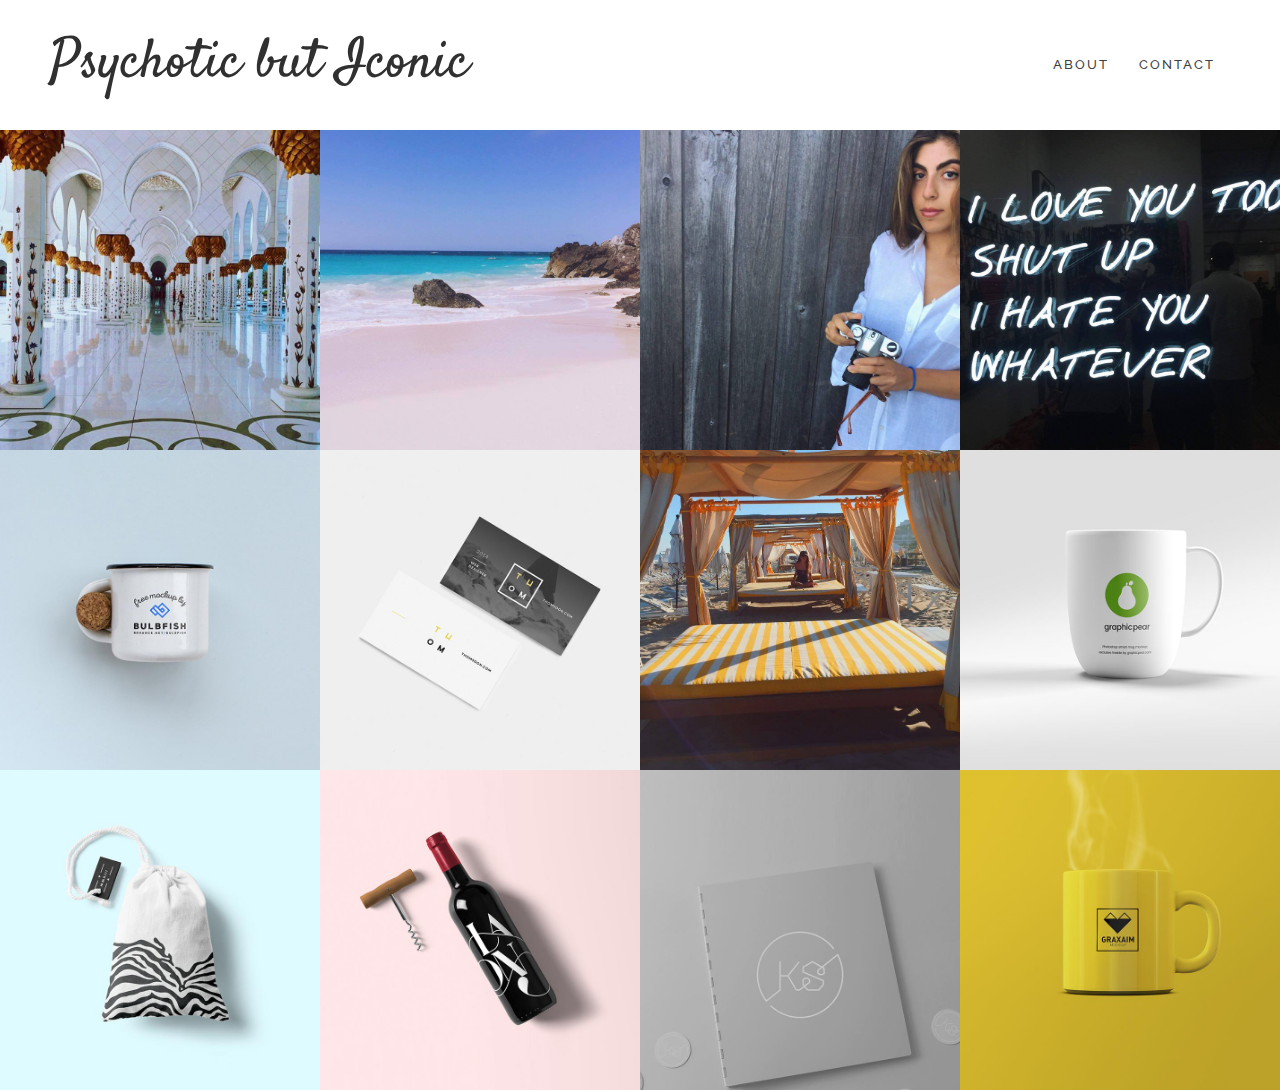
<file: index.htm>
<!DOCTYPE html>
<!-- saved from url=(0052)http://neuethemes.net/preview/html/folius/index.html -->
<html lang="en" style="" class=" js no-touch generatedcontent"><!--[if IE 9]>
<html class="ie9" lang="en">    <![endif]--><!--[if IE 8]>
<html class="ie8" lang="en">    <![endif]--><head><meta http-equiv="Content-Type" content="text/html; charset=UTF-8">

   <title>Psychotic but Iconic</title>

   
   <meta http-equiv="X-UA-Compatible" content="IE=edge">
   <meta name="viewport" content="width=device-width, initial-scale=1">
   <meta name="description" content="">
   <meta name="keywords" content="">

   <link rel="icon" href="http://neuethemes.net/preview/html/folius/favicon.ico" sizes="16x16" type="image/png">

   <!-- JS -->
   <script async="" src="http://www.google-analytics.com/analytics.js"></script><script src="./SARVI3_files/modernizr.custom.js"></script><style type="text/css">:root #content > #right > .dose > .dosesingle,
:root #content > #center > .dose > .dosesingle
{display:none !important;}</style>

   <!-- CSS -->
   <link href="./SARVI3_files/bootstrap.min.css" property="stylesheet" rel="stylesheet" type="text/css" media="screen">
   <link href="./SARVI3_files/pe-icon-7-stroke.css" property="stylesheet" rel="stylesheet" type="text/css" media="screen">
   <link href="./SARVI3_files/magnific-popup.min.css" property="stylesheet" rel="stylesheet" type="text/css" media="screen">
   <link href="./SARVI3_files/font-awesome.min.css" property="stylesheet" rel="stylesheet" type="text/css" media="screen">

   <link href="./SARVI3_files/settings.css" property="stylesheet" rel="stylesheet" type="text/css" media="screen">
   <link href="./SARVI3_files/layers.css" property="stylesheet" rel="stylesheet" type="text/css" media="screen">
   <link href="./SARVI3_files/navigation.css" property="stylesheet" rel="stylesheet" type="text/css" media="screen">
   <link href="./SARVI3_files/owl.carousel.css" property="stylesheet" rel="stylesheet" type="text/css" media="screen">

   <link href="./SARVI3_files/style.css" property="stylesheet" rel="stylesheet" type="text/css" media="screen">

   <link href='https://fonts.googleapis.com/css?family=Satisfy' rel='stylesheet' type='text/css'>
 
</head>
<body class="">

<!--Pre-Loader-->


<div id="wrapper" class="sidebar-left toggled">

   

   <!-- Sidebar -->
   
   <!-- /#sidebar-wrapper -->

   <!-- Content -->
   <div id="page-content-wrapper" class="content-wrap">

      <!-- Header -->
      <header class="cbp-af-header">
         <div class="cbp-af-inner">
            <div class="navbar navbar-default" role="navigation">
               <div class="container-fluid padding-side-50">
                  <!-- Brand and toggle get grouped for better mobile display -->
                  <div class="navbar-header">
                     <h1>Psychotic<span class="fadeindick"> but Iconic</span></h1>
                     <button type="button" class="navbar-toggle" data-toggle="collapse" data-target=".navbar-ex1-collapse">
                        <span class="sr-only">Toggle navigation</span>
                        <span class="icon-bar"></span>
                        <span class="icon-bar"></span>
                        <span class="icon-bar"></span>
                     </button>
                  </div>
                  <!-- Collect the nav links, forms, and other content for toggling -->
                  <nav class="collapse navbar-collapse navbar-ex1-collapse">
                     <ul class="nav navbar-nav navbar-right">
                      <li><a href="/about">About</a></li>
                        <li><a href="mailto:schafik3@gmail.com?Subject=Psychotic%20But%20Iconic%20Inquiry">Contact</a></li>  <!--
                        <li class="dropdown">
                           <a class="dropdown-toggle" data-toggle="dropdown">Pages <b class="caret"></b></a>
                           <ul class="dropdown-menu">
                              <li><a href="http://neuethemes.net/preview/html/folius/portfolio-item.html">Portfolio Item</a></li>
                              <li><a href="http://neuethemes.net/preview/html/folius/blogpost.html">Blog Post</a></li>
                           </ul>
                        </li>
                        <li><a href="https://wrapbootstrap.com/theme/folius-portfolio-template-WB0674NL1?ref=neuethemes">Buy The Template</a></li>
                     </ul>-->
                  </nav><!-- /.navbar-collapse -->
               </div>
            </div>
         </div>
      </header>
      <!-- / Header -->

      <!-- Content Sections -->
      <div id="content">

         <!-- Revolution Slider -->
         <section class="slider-revolution">
            <div class="forcefullwidth_wrapper_tp_banner" style="position:relative;width:100%;height:130px;margin-top:0px;margin-bottom:0px"><div class="tp-fullwidth-forcer" style="width: 100%; height: 589px;"></div></div>
         </section>
         <!-- /Revolution Slider -->


         <!--  Portfolio Block  -->
         <section id="portfolio" class="e-block e-block-skin pt-section" data-stellar-background-ratio="0.5" data-name="Portfolio">

            <div class="light">

               <div id="isotope-filters" class="port-filter text-right">
                  
               </div>

               <div class="dividewhite4"></div>

               <div class="grid container-fluid " style="position: relative; height: 1326.62px;">

                  <div id="posts" class="row popup-container">

                     <div class="grid-item posters misc col-lg-3 col-md-4 col-sm-6 nopadding" style="position: absolute; left: 0%; top: 0px;">
                        <div class="item-wrap">
                           <figure class="effect-goliath">
                              <img src="./SARVI3_files/01-01.jpg" class="img-responsive" alt="img11">
                              <figcaption>
                                 <div class="fig-description">
                                    <h3>Buy Now</h3>
                                  
                                 </div>
                                 <a href="https://psychotic-but-iconic.myshopify.com/cart/25051313859:1?channel=buy_button">View more</a>
                              </figcaption>
                           </figure>
                        </div>
                     </div>
                     <div class="grid-item grid-sizer posters col-lg-3 col-md-4 col-sm-6 nopadding" style="position: absolute; left: 33.2663%; top: 0px ;">
                        <div class="item-wrap">
                           <figure class="effect-goliath">
                              <img src="./SARVI3_files/02-01.jpg" class="img-responsive" alt="img03">
                              <figcaption>
                                 <div class="fig-description">
                                 
                                 </div>
                                 <a href="#">View more</a>
                              </figcaption>
                           </figure>
                        </div>
                     </div>
                     <div class="grid-item media-objects misc col-lg-3 col-md-4 col-sm-6 nopadding" style="position: absolute; left: 66.6332%; top: 0px;">
                        <div class="item-wrap">
                           <figure class="effect-goliath">
                              <img src="./SARVI3_files/03-01.jpg" class="img-responsive" alt="img11">
                              <figcaption>
                                 <div class="fig-description">
                                    <h3>Three</h3>
                                    <p>#media-objects #misc</p>
                                 </div>
                                 <a href="http://neuethemes.net/preview/html/folius/portfolio-item.html">View more</a>
                              </figcaption>
                           </figure>
                        </div>
                     </div>
                     <div class="grid-item media-objects misc col-lg-3 col-md-4 col-sm-6 nopadding" style="position: absolute; left: 0%; top: 331px;">
                        <div class="item-wrap">
                           <figure class="effect-goliath">
                              <img src="./SARVI3_files/04-01.jpg" class="img-responsive" alt="img03">
                              <figcaption>
                                 <div class="fig-description">
                                    <h3>Four</h3>
                                    <p>#media-objects #misc</p>
                                 </div>
                                 <a href="http://neuethemes.net/preview/html/folius/portfolio-item.html">View more</a>
                              </figcaption>
                           </figure>
                        </div>
                     </div>

                     <div class="grid-item posters media-objects col-lg-3 col-md-4 col-sm-6 nopadding" style="position: absolute; left: 33.2663%; top: 331px;">
                        <div class="item-wrap">
                           <figure class="effect-goliath">
                              <img src="./SARVI3_files/05-01.jpg" class="img-responsive" alt="img11">
                              <figcaption>
                                 <div class="fig-description">
                                    <h3>Five</h3>
                                    <p>#posters #media-objects </p>
                                 </div>
                                 <a href="http://neuethemes.net/preview/html/folius/portfolio-item.html">View more</a>
                              </figcaption>
                           </figure>
                        </div>
                     </div>
                     <div class="grid-item media-objects misc col-lg-3 col-md-4 col-sm-6 nopadding" style="position: absolute; left: 66.6332%; top: 331px;">
                        <div class="item-wrap">
                           <figure class="effect-goliath">
                              <img src="./SARVI3_files/08-01.jpg" class="img-responsive" alt="img03">
                              <figcaption>
                                 <div class="fig-description">
                                    <h3>Six</h3>
                                    <p>#media-objects #misc</p>
                                 </div>
                                 <a href="http://neuethemes.net/preview/html/folius/portfolio-item.html">View more</a>
                              </figcaption>
                           </figure>
                        </div>
                     </div>
                     <div class="grid-item posters col-lg-3 col-md-4 col-sm-6 nopadding" style="position: absolute; left: 0%; top: 663px;">
                        <div class="item-wrap">
                           <figure class="effect-goliath">
                              <img src="./SARVI3_files/07-01.jpg" class="img-responsive" alt="img03">
                              <figcaption>
                                 <div class="fig-description">
                                    <h3>Buy Now</h3>
                                 </div>
                                 <a href="http://neuethemes.net/preview/html/folius/portfolio-item.html">View more</a>
                              </figcaption>
                           </figure>
                        </div>
                     </div>
                     <div class="grid-item posters media-objects col-lg-3 col-md-4 col-sm-6 nopadding" style="position: absolute; left: 33.2663%; top: 663px;">
                        <div class="item-wrap">
                           <figure class="effect-goliath">
                              <img src="./SARVI3_files/06-01.jpg" class="img-responsive" alt="img03">
                              <figcaption>
                                 <div class="fig-description">
                                    <h3>Eight</h3>
                                    <p>#others </p>
                                 </div>
                                 <a href="http://neuethemes.net/preview/html/folius/portfolio-item.html">View more</a>
                              </figcaption>
                           </figure>
                        </div>
                     </div>

                     <div class="grid-item posters col-lg-3 col-md-4 col-sm-6 nopadding" style="position: absolute; left: 66.6332%; top: 663px;">
                        <div class="item-wrap">
                           <figure class="effect-goliath">
                              <img src="./SARVI3_files/09-01.jpg" class="img-responsive" alt="img03">
                              <figcaption>
                                 <div class="fig-description">
                                    <h3>Nine</h3>
                                    <p>#others </p>
                                 </div>
                                 <a href="http://neuethemes.net/preview/html/folius/portfolio-item.html">View more</a>
                              </figcaption>
                           </figure>
                        </div>
                     </div>
                     <div class="grid-item posters media-objects col-lg-3 col-md-4 col-sm-6 nopadding" style="position: absolute; left: 0%; top: 994px;">
                        <div class="item-wrap">
                           <figure class="effect-goliath">
                              <img src="./SARVI3_files/10-01.jpg" class="img-responsive" alt="img03">
                              <figcaption>
                                 <div class="fig-description">
                                    <h3>Ten</h3>
                                    <p>#others </p>
                                 </div>
                                 <a href="http://neuethemes.net/preview/html/folius/portfolio-item.html">View more</a>
                              </figcaption>
                           </figure>
                        </div>
                     </div>
                     <div class="grid-item media-objects col-lg-3 col-md-4 col-sm-6 nopadding" style="position: absolute; left: 33.2663%; top: 994px;">
                        <div class="item-wrap">
                           <figure class="effect-goliath">
                              <img src="./SARVI3_files/11-01.jpg" class="img-responsive" alt="img03">
                              <figcaption>
                                 <div class="fig-description">
                                    <h3>Eleven</h3>
                                    <p>#others </p>
                                 </div>
                                 <a href="http://neuethemes.net/preview/html/folius/portfolio-item.html">View more</a>
                              </figcaption>
                           </figure>
                        </div>
                     </div>
                     <div class="grid-item media-objects posters col-lg-3 col-md-4 col-sm-6 nopadding" style="position: absolute; left: 66.6332%; top: 994px;">
                        <div class="item-wrap">
                           <figure class="effect-goliath">
                              <img src="./SARVI3_files/12-01.jpg" class="img-responsive" alt="img03">
                              <figcaption>
                                 <div class="fig-description">
                                    <h3>Twelve</h3>
                                    <p>#others </p>
                                 </div>
                                 <a href="http://neuethemes.net/preview/html/folius/portfolio-item.html">View more</a>
                              </figcaption>
                           </figure>
                        </div>
                     </div>

                  </div>

               </div>

            </div>
         </section>
         <!-- /Portfolio Block  -->

      </div>
      <!-- /Content Sections -->

   </div>
   <!-- /Content -->

</div>


<div id="image-cache" class="hidden"></div>


<!-- JS -->
<script src="./SARVI3_files/jquery-2.2.0.min.js" type="text/javascript"></script>
<script src="./SARVI3_files/bootstrap.min.js" type="text/javascript"></script>
<script src="./SARVI3_files/classie.js"></script>
<script src="./SARVI3_files/cbpAnimatedHeader.min.js"></script>
<script type="text/javascript" src="./SARVI3_files/imagesloaded.pkgd.min.js"></script>
<script type="text/javascript" src="./SARVI3_files/isotope.pkgd.min.js"></script>
<script type="text/javascript" src="./SARVI3_files/jquery.parallax-1.1.3.js"></script>
<script src="./SARVI3_files/jquery.magnific-popup.min.js" type="text/javascript"></script>
<script src="./SARVI3_files/jquery.counterup.min.js" type="text/javascript"></script>
<script src="./SARVI3_files/circle-progress.min.js" type="text/javascript"></script>
<script src="./SARVI3_files/waypoints.min.js" type="text/javascript"></script>
<script src="./SARVI3_files/goalProgress.min.js" type="text/javascript"></script>
<script src="./SARVI3_files/owl.carousel.min.js" type="text/javascript"></script>

<script type="text/javascript" src="./SARVI3_files/jquery.themepunch.tools.min.js"></script>
<script type="text/javascript" src="./SARVI3_files/jquery.themepunch.revolution.min.js"></script>
<script type="text/javascript" src="./SARVI3_files/revolution.extension.slideanims.min.js"></script>
<script type="text/javascript" src="./SARVI3_files/revolution.extension.layeranimation.min.js"></script>
<script type="text/javascript" src="./SARVI3_files/revolution.extension.navigation.min.js"></script>
<script type="text/javascript" src="./SARVI3_files/revolution.extension.navigation.min.js"></script>
<script type="text/javascript" src="./SARVI3_files/revolution.extension.parallax.min.js"></script>
<script type="text/javascript" src="./SARVI3_files/revolution.extension.actions.min.js"></script>
<script type="text/javascript" src="./SARVI3_files/revolution.extension.video.min.js"></script>


<!-- Custom scripts -->
<script src="./SARVI3_files/script.js" type="text/javascript"></script>



</body></html>
</file>
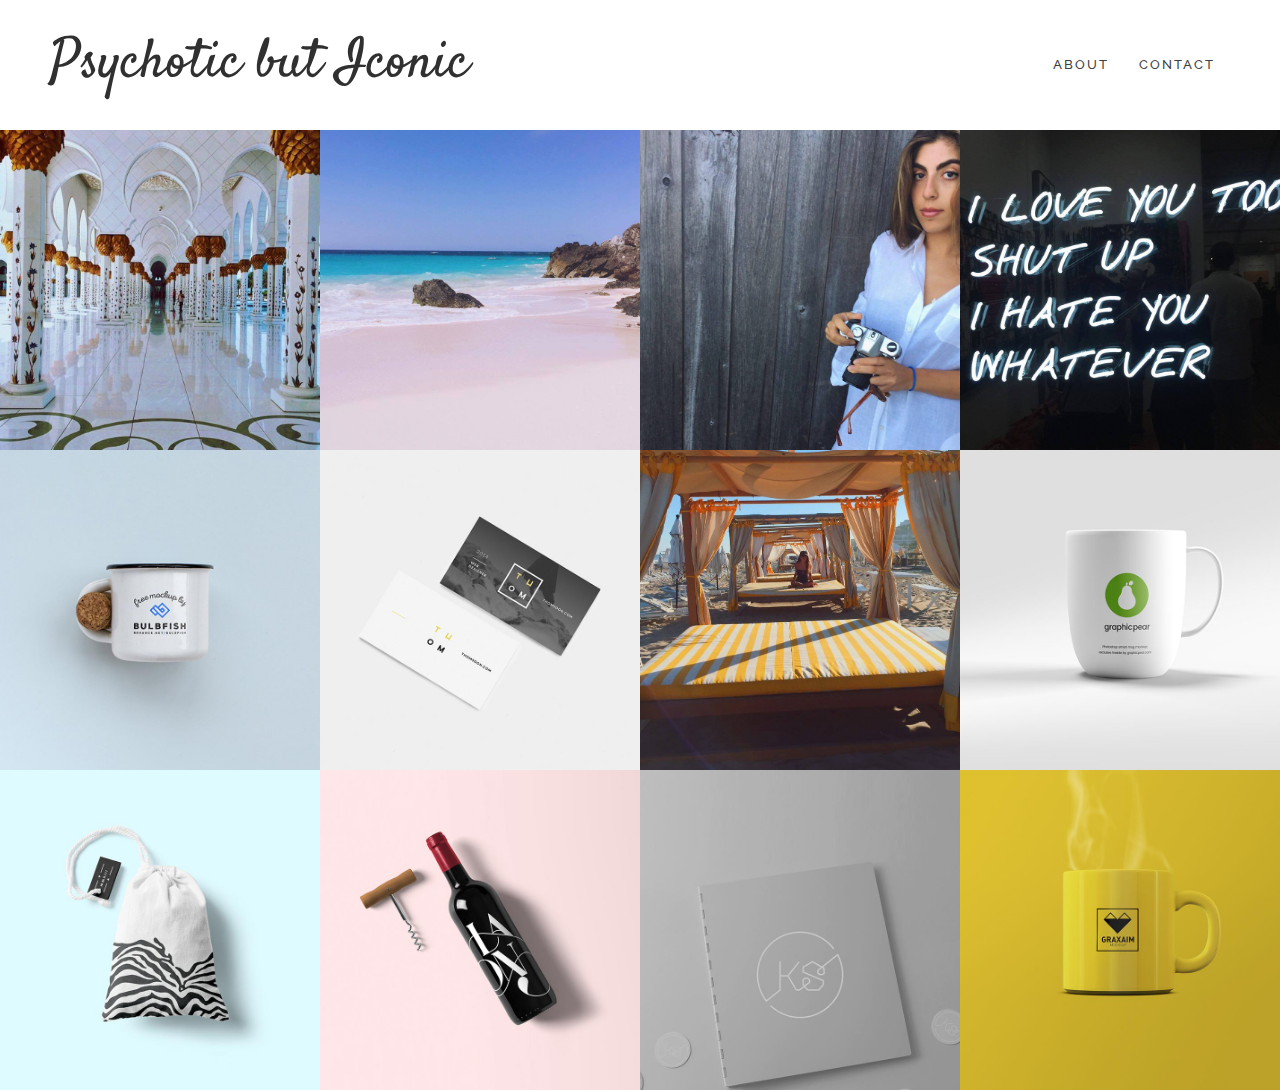
<file: SARVI3.htm>
<!DOCTYPE html>
<!-- saved from url=(0052)http://neuethemes.net/preview/html/folius/index.html -->
<html lang="en" style="" class=" js no-touch generatedcontent"><!--[if IE 9]>
<html class="ie9" lang="en">    <![endif]--><!--[if IE 8]>
<html class="ie8" lang="en">    <![endif]--><head><meta http-equiv="Content-Type" content="text/html; charset=UTF-8">

   <title>Psychotic but Iconic</title>

   
   <meta http-equiv="X-UA-Compatible" content="IE=edge">
   <meta name="viewport" content="width=device-width, initial-scale=1">
   <meta name="description" content="">
   <meta name="keywords" content="">

   <link rel="icon" href="http://neuethemes.net/preview/html/folius/favicon.ico" sizes="16x16" type="image/png">

   <!-- JS -->
   <script async="" src="http://www.google-analytics.com/analytics.js"></script><script src="./SARVI3_files/modernizr.custom.js"></script><style type="text/css">:root #content > #right > .dose > .dosesingle,
:root #content > #center > .dose > .dosesingle
{display:none !important;}</style>

   <!-- CSS -->
   <link href="./SARVI3_files/bootstrap.min.css" property="stylesheet" rel="stylesheet" type="text/css" media="screen">
   <link href="./SARVI3_files/pe-icon-7-stroke.css" property="stylesheet" rel="stylesheet" type="text/css" media="screen">
   <link href="./SARVI3_files/magnific-popup.min.css" property="stylesheet" rel="stylesheet" type="text/css" media="screen">
   <link href="./SARVI3_files/font-awesome.min.css" property="stylesheet" rel="stylesheet" type="text/css" media="screen">

   <link href="./SARVI3_files/settings.css" property="stylesheet" rel="stylesheet" type="text/css" media="screen">
   <link href="./SARVI3_files/layers.css" property="stylesheet" rel="stylesheet" type="text/css" media="screen">
   <link href="./SARVI3_files/navigation.css" property="stylesheet" rel="stylesheet" type="text/css" media="screen">
   <link href="./SARVI3_files/owl.carousel.css" property="stylesheet" rel="stylesheet" type="text/css" media="screen">

   <link href="./SARVI3_files/style.css" property="stylesheet" rel="stylesheet" type="text/css" media="screen">

   <link href='https://fonts.googleapis.com/css?family=Satisfy' rel='stylesheet' type='text/css'>
 
</head>
<body class="">

<!--Pre-Loader-->


<div id="wrapper" class="sidebar-left toggled">

   

   <!-- Sidebar -->
   
   <!-- /#sidebar-wrapper -->

   <!-- Content -->
   <div id="page-content-wrapper" class="content-wrap">

      <!-- Header -->
      <header class="cbp-af-header">
         <div class="cbp-af-inner">
            <div class="navbar navbar-default" role="navigation">
               <div class="container-fluid padding-side-50">
                  <!-- Brand and toggle get grouped for better mobile display -->
                  <div class="navbar-header">
                     <h1><a href="http://neuethemes.net/preview/html/folius/index.html">Psychotic   but Iconic</a></h1>
                     <button type="button" class="navbar-toggle" data-toggle="collapse" data-target=".navbar-ex1-collapse">
                        <span class="sr-only">Toggle navigation</span>
                        <span class="icon-bar"></span>
                        <span class="icon-bar"></span>
                        <span class="icon-bar"></span>
                     </button>
                  </div>
                  <!-- Collect the nav links, forms, and other content for toggling -->
                  <nav class="collapse navbar-collapse navbar-ex1-collapse">
                     <ul class="nav navbar-nav navbar-right">
                      <li><a href="/about">About</a></li>
                        <li><a href="mailto:schafik3@gmail.com?Subject=Psychotic%20But%20Iconic%20Inquiry">Contact</a></li>  <!--
                        <li class="dropdown">
                           <a class="dropdown-toggle" data-toggle="dropdown">Pages <b class="caret"></b></a>
                           <ul class="dropdown-menu">
                              <li><a href="http://neuethemes.net/preview/html/folius/portfolio-item.html">Portfolio Item</a></li>
                              <li><a href="http://neuethemes.net/preview/html/folius/blogpost.html">Blog Post</a></li>
                           </ul>
                        </li>
                        <li><a href="https://wrapbootstrap.com/theme/folius-portfolio-template-WB0674NL1?ref=neuethemes">Buy The Template</a></li>
                     </ul>-->
                  </nav><!-- /.navbar-collapse -->
               </div>
            </div>
         </div>
      </header>
      <!-- / Header -->

      <!-- Content Sections -->
      <div id="content">

         <!-- Revolution Slider -->
         <section class="slider-revolution">
            <div class="forcefullwidth_wrapper_tp_banner" style="position:relative;width:100%;height:130px;margin-top:0px;margin-bottom:0px"><div class="tp-fullwidth-forcer" style="width: 100%; height: 589px;"></div></div>
         </section>
         <!-- /Revolution Slider -->


         <!--  Portfolio Block  -->
         <section id="portfolio" class="e-block e-block-skin pt-section" data-stellar-background-ratio="0.5" data-name="Portfolio">

            <div class="light">

               <div id="isotope-filters" class="port-filter text-right">
                  
               </div>

               <div class="dividewhite4"></div>

               <div class="grid container-fluid " style="position: relative; height: 1326.62px;">

                  <div id="posts" class="row popup-container">

                     <div class="grid-item posters misc col-lg-3 col-md-4 col-sm-6 nopadding" style="position: absolute; left: 0%; top: 0px;">
                        <div class="item-wrap">
                           <figure class="effect-goliath">
                              <img src="./SARVI3_files/01-01.jpg" class="img-responsive" alt="img11">
                              <figcaption>
                                 <div class="fig-description">
                                    <h3>Buy Now</h3>
                                  
                                 </div>
                                 <a href="https://psychotic-but-iconic.myshopify.com/cart/25051313859:1?channel=buy_button">View more</a>
                              </figcaption>
                           </figure>
                        </div>
                     </div>
                     <div class="grid-item grid-sizer posters col-lg-3 col-md-4 col-sm-6 nopadding" style="position: absolute; left: 33.2663%; top: 0px ;">
                        <div class="item-wrap">
                           <figure class="effect-goliath">
                              <img src="./SARVI3_files/02-01.jpg" class="img-responsive" alt="img03">
                              <figcaption>
                                 <div class="fig-description">
                                 
                                 </div>
                                 <a href="#">View more</a>
                              </figcaption>
                           </figure>
                        </div>
                     </div>
                     <div class="grid-item media-objects misc col-lg-3 col-md-4 col-sm-6 nopadding" style="position: absolute; left: 66.6332%; top: 0px;">
                        <div class="item-wrap">
                           <figure class="effect-goliath">
                              <img src="./SARVI3_files/03-01.jpg" class="img-responsive" alt="img11">
                              <figcaption>
                                 <div class="fig-description">
                                    <h3>Three</h3>
                                    <p>#media-objects #misc</p>
                                 </div>
                                 <a href="http://neuethemes.net/preview/html/folius/portfolio-item.html">View more</a>
                              </figcaption>
                           </figure>
                        </div>
                     </div>
                     <div class="grid-item media-objects misc col-lg-3 col-md-4 col-sm-6 nopadding" style="position: absolute; left: 0%; top: 331px;">
                        <div class="item-wrap">
                           <figure class="effect-goliath">
                              <img src="./SARVI3_files/04-01.jpg" class="img-responsive" alt="img03">
                              <figcaption>
                                 <div class="fig-description">
                                    <h3>Four</h3>
                                    <p>#media-objects #misc</p>
                                 </div>
                                 <a href="http://neuethemes.net/preview/html/folius/portfolio-item.html">View more</a>
                              </figcaption>
                           </figure>
                        </div>
                     </div>

                     <div class="grid-item posters media-objects col-lg-3 col-md-4 col-sm-6 nopadding" style="position: absolute; left: 33.2663%; top: 331px;">
                        <div class="item-wrap">
                           <figure class="effect-goliath">
                              <img src="./SARVI3_files/05-01.jpg" class="img-responsive" alt="img11">
                              <figcaption>
                                 <div class="fig-description">
                                    <h3>Five</h3>
                                    <p>#posters #media-objects </p>
                                 </div>
                                 <a href="http://neuethemes.net/preview/html/folius/portfolio-item.html">View more</a>
                              </figcaption>
                           </figure>
                        </div>
                     </div>
                     <div class="grid-item media-objects misc col-lg-3 col-md-4 col-sm-6 nopadding" style="position: absolute; left: 66.6332%; top: 331px;">
                        <div class="item-wrap">
                           <figure class="effect-goliath">
                              <img src="./SARVI3_files/08-01.jpg" class="img-responsive" alt="img03">
                              <figcaption>
                                 <div class="fig-description">
                                    <h3>Six</h3>
                                    <p>#media-objects #misc</p>
                                 </div>
                                 <a href="http://neuethemes.net/preview/html/folius/portfolio-item.html">View more</a>
                              </figcaption>
                           </figure>
                        </div>
                     </div>
                     <div class="grid-item posters col-lg-3 col-md-4 col-sm-6 nopadding" style="position: absolute; left: 0%; top: 663px;">
                        <div class="item-wrap">
                           <figure class="effect-goliath">
                              <img src="./SARVI3_files/07-01.jpg" class="img-responsive" alt="img03">
                              <figcaption>
                                 <div class="fig-description">
                                    <h3>Buy Now</h3>
                                 </div>
                                 <a href="http://neuethemes.net/preview/html/folius/portfolio-item.html">View more</a>
                              </figcaption>
                           </figure>
                        </div>
                     </div>
                     <div class="grid-item posters media-objects col-lg-3 col-md-4 col-sm-6 nopadding" style="position: absolute; left: 33.2663%; top: 663px;">
                        <div class="item-wrap">
                           <figure class="effect-goliath">
                              <img src="./SARVI3_files/06-01.jpg" class="img-responsive" alt="img03">
                              <figcaption>
                                 <div class="fig-description">
                                    <h3>Eight</h3>
                                    <p>#others </p>
                                 </div>
                                 <a href="http://neuethemes.net/preview/html/folius/portfolio-item.html">View more</a>
                              </figcaption>
                           </figure>
                        </div>
                     </div>

                     <div class="grid-item posters col-lg-3 col-md-4 col-sm-6 nopadding" style="position: absolute; left: 66.6332%; top: 663px;">
                        <div class="item-wrap">
                           <figure class="effect-goliath">
                              <img src="./SARVI3_files/09-01.jpg" class="img-responsive" alt="img03">
                              <figcaption>
                                 <div class="fig-description">
                                    <h3>Nine</h3>
                                    <p>#others </p>
                                 </div>
                                 <a href="http://neuethemes.net/preview/html/folius/portfolio-item.html">View more</a>
                              </figcaption>
                           </figure>
                        </div>
                     </div>
                     <div class="grid-item posters media-objects col-lg-3 col-md-4 col-sm-6 nopadding" style="position: absolute; left: 0%; top: 994px;">
                        <div class="item-wrap">
                           <figure class="effect-goliath">
                              <img src="./SARVI3_files/10-01.jpg" class="img-responsive" alt="img03">
                              <figcaption>
                                 <div class="fig-description">
                                    <h3>Ten</h3>
                                    <p>#others </p>
                                 </div>
                                 <a href="http://neuethemes.net/preview/html/folius/portfolio-item.html">View more</a>
                              </figcaption>
                           </figure>
                        </div>
                     </div>
                     <div class="grid-item media-objects col-lg-3 col-md-4 col-sm-6 nopadding" style="position: absolute; left: 33.2663%; top: 994px;">
                        <div class="item-wrap">
                           <figure class="effect-goliath">
                              <img src="./SARVI3_files/11-01.jpg" class="img-responsive" alt="img03">
                              <figcaption>
                                 <div class="fig-description">
                                    <h3>Eleven</h3>
                                    <p>#others </p>
                                 </div>
                                 <a href="http://neuethemes.net/preview/html/folius/portfolio-item.html">View more</a>
                              </figcaption>
                           </figure>
                        </div>
                     </div>
                     <div class="grid-item media-objects posters col-lg-3 col-md-4 col-sm-6 nopadding" style="position: absolute; left: 66.6332%; top: 994px;">
                        <div class="item-wrap">
                           <figure class="effect-goliath">
                              <img src="./SARVI3_files/12-01.jpg" class="img-responsive" alt="img03">
                              <figcaption>
                                 <div class="fig-description">
                                    <h3>Twelve</h3>
                                    <p>#others </p>
                                 </div>
                                 <a href="http://neuethemes.net/preview/html/folius/portfolio-item.html">View more</a>
                              </figcaption>
                           </figure>
                        </div>
                     </div>

                  </div>

               </div>

            </div>
         </section>
         <!-- /Portfolio Block  -->

      </div>
      <!-- /Content Sections -->

   </div>
   <!-- /Content -->

</div>


<div id="image-cache" class="hidden"></div>


<!-- JS -->
<script src="./SARVI3_files/jquery-2.2.0.min.js" type="text/javascript"></script>
<script src="./SARVI3_files/bootstrap.min.js" type="text/javascript"></script>
<script src="./SARVI3_files/classie.js"></script>
<script src="./SARVI3_files/cbpAnimatedHeader.min.js"></script>
<script type="text/javascript" src="./SARVI3_files/imagesloaded.pkgd.min.js"></script>
<script type="text/javascript" src="./SARVI3_files/isotope.pkgd.min.js"></script>
<script type="text/javascript" src="./SARVI3_files/jquery.parallax-1.1.3.js"></script>
<script src="./SARVI3_files/jquery.magnific-popup.min.js" type="text/javascript"></script>
<script src="./SARVI3_files/jquery.counterup.min.js" type="text/javascript"></script>
<script src="./SARVI3_files/circle-progress.min.js" type="text/javascript"></script>
<script src="./SARVI3_files/waypoints.min.js" type="text/javascript"></script>
<script src="./SARVI3_files/goalProgress.min.js" type="text/javascript"></script>
<script src="./SARVI3_files/owl.carousel.min.js" type="text/javascript"></script>

<script type="text/javascript" src="./SARVI3_files/jquery.themepunch.tools.min.js"></script>
<script type="text/javascript" src="./SARVI3_files/jquery.themepunch.revolution.min.js"></script>
<script type="text/javascript" src="./SARVI3_files/revolution.extension.slideanims.min.js"></script>
<script type="text/javascript" src="./SARVI3_files/revolution.extension.layeranimation.min.js"></script>
<script type="text/javascript" src="./SARVI3_files/revolution.extension.navigation.min.js"></script>
<script type="text/javascript" src="./SARVI3_files/revolution.extension.navigation.min.js"></script>
<script type="text/javascript" src="./SARVI3_files/revolution.extension.parallax.min.js"></script>
<script type="text/javascript" src="./SARVI3_files/revolution.extension.actions.min.js"></script>
<script type="text/javascript" src="./SARVI3_files/revolution.extension.video.min.js"></script>


<!-- Custom scripts -->
<script src="./SARVI3_files/script.js" type="text/javascript"></script>



</body></html>
</file>
<file: SARVI3_files/pe-icon-7-stroke.css>
@font-face {
	font-family: 'Pe-icon-7-stroke';
	src:url('../fonts/Pe-icon-7-stroke.eot?d7yf1v');
	src:url('../fonts/Pe-icon-7-stroke.eot?#iefixd7yf1v') format('embedded-opentype'),
		url('../fonts/Pe-icon-7-stroke.woff?d7yf1v') format('woff'),
		url('../fonts/Pe-icon-7-stroke.ttf?d7yf1v') format('truetype'),
		url('../fonts/Pe-icon-7-stroke.svg?d7yf1v#Pe-icon-7-stroke') format('svg');
	font-weight: normal;
	font-style: normal;
}

[class^="pe-7s-"], [class*=" pe-7s-"] {
	display: inline-block;
	font-family: 'Pe-icon-7-stroke';
	speak: none;
	font-style: normal;
	font-weight: normal;
	font-variant: normal;
	text-transform: none;
	line-height: 1;

	/* Better Font Rendering =========== */
	-webkit-font-smoothing: antialiased;
	-moz-osx-font-smoothing: grayscale;
}

.pe-7s-album:before {
	content: "\e6aa";
}
.pe-7s-arc:before {
	content: "\e6ab";
}
.pe-7s-back-2:before {
	content: "\e6ac";
}
.pe-7s-bandaid:before {
	content: "\e6ad";
}
.pe-7s-car:before {
	content: "\e6ae";
}
.pe-7s-diamond:before {
	content: "\e6af";
}
.pe-7s-door-lock:before {
	content: "\e6b0";
}
.pe-7s-eyedropper:before {
	content: "\e6b1";
}
.pe-7s-female:before {
	content: "\e6b2";
}
.pe-7s-gym:before {
	content: "\e6b3";
}
.pe-7s-hammer:before {
	content: "\e6b4";
}
.pe-7s-headphones:before {
	content: "\e6b5";
}
.pe-7s-helm:before {
	content: "\e6b6";
}
.pe-7s-hourglass:before {
	content: "\e6b7";
}
.pe-7s-leaf:before {
	content: "\e6b8";
}
.pe-7s-magic-wand:before {
	content: "\e6b9";
}
.pe-7s-male:before {
	content: "\e6ba";
}
.pe-7s-map-2:before {
	content: "\e6bb";
}
.pe-7s-next-2:before {
	content: "\e6bc";
}
.pe-7s-paint-bucket:before {
	content: "\e6bd";
}
.pe-7s-pendrive:before {
	content: "\e6be";
}
.pe-7s-photo:before {
	content: "\e6bf";
}
.pe-7s-piggy:before {
	content: "\e6c0";
}
.pe-7s-plugin:before {
	content: "\e6c1";
}
.pe-7s-refresh-2:before {
	content: "\e6c2";
}
.pe-7s-rocket:before {
	content: "\e6c3";
}
.pe-7s-settings:before {
	content: "\e6c4";
}
.pe-7s-shield:before {
	content: "\e6c5";
}
.pe-7s-smile:before {
	content: "\e6c6";
}
.pe-7s-usb:before {
	content: "\e6c7";
}
.pe-7s-vector:before {
	content: "\e6c8";
}
.pe-7s-wine:before {
	content: "\e6c9";
}
.pe-7s-cloud-upload:before {
	content: "\e68a";
}
.pe-7s-cash:before {
	content: "\e68c";
}
.pe-7s-close:before {
	content: "\e680";
}
.pe-7s-bluetooth:before {
	content: "\e68d";
}
.pe-7s-cloud-download:before {
	content: "\e68b";
}
.pe-7s-way:before {
	content: "\e68e";
}
.pe-7s-close-circle:before {
	content: "\e681";
}
.pe-7s-id:before {
	content: "\e68f";
}
.pe-7s-angle-up:before {
	content: "\e682";
}
.pe-7s-wristwatch:before {
	content: "\e690";
}
.pe-7s-angle-up-circle:before {
	content: "\e683";
}
.pe-7s-world:before {
	content: "\e691";
}
.pe-7s-angle-right:before {
	content: "\e684";
}
.pe-7s-volume:before {
	content: "\e692";
}
.pe-7s-angle-right-circle:before {
	content: "\e685";
}
.pe-7s-users:before {
	content: "\e693";
}
.pe-7s-angle-left:before {
	content: "\e686";
}
.pe-7s-user-female:before {
	content: "\e694";
}
.pe-7s-angle-left-circle:before {
	content: "\e687";
}
.pe-7s-up-arrow:before {
	content: "\e695";
}
.pe-7s-angle-down:before {
	content: "\e688";
}
.pe-7s-switch:before {
	content: "\e696";
}
.pe-7s-angle-down-circle:before {
	content: "\e689";
}
.pe-7s-scissors:before {
	content: "\e697";
}
.pe-7s-wallet:before {
	content: "\e600";
}
.pe-7s-safe:before {
	content: "\e698";
}
.pe-7s-volume2:before {
	content: "\e601";
}
.pe-7s-volume1:before {
	content: "\e602";
}
.pe-7s-voicemail:before {
	content: "\e603";
}
.pe-7s-video:before {
	content: "\e604";
}
.pe-7s-user:before {
	content: "\e605";
}
.pe-7s-upload:before {
	content: "\e606";
}
.pe-7s-unlock:before {
	content: "\e607";
}
.pe-7s-umbrella:before {
	content: "\e608";
}
.pe-7s-trash:before {
	content: "\e609";
}
.pe-7s-tools:before {
	content: "\e60a";
}
.pe-7s-timer:before {
	content: "\e60b";
}
.pe-7s-ticket:before {
	content: "\e60c";
}
.pe-7s-target:before {
	content: "\e60d";
}
.pe-7s-sun:before {
	content: "\e60e";
}
.pe-7s-study:before {
	content: "\e60f";
}
.pe-7s-stopwatch:before {
	content: "\e610";
}
.pe-7s-star:before {
	content: "\e611";
}
.pe-7s-speaker:before {
	content: "\e612";
}
.pe-7s-signal:before {
	content: "\e613";
}
.pe-7s-shuffle:before {
	content: "\e614";
}
.pe-7s-shopbag:before {
	content: "\e615";
}
.pe-7s-share:before {
	content: "\e616";
}
.pe-7s-server:before {
	content: "\e617";
}
.pe-7s-search:before {
	content: "\e618";
}
.pe-7s-film:before {
	content: "\e6a5";
}
.pe-7s-science:before {
	content: "\e619";
}
.pe-7s-disk:before {
	content: "\e6a6";
}
.pe-7s-ribbon:before {
	content: "\e61a";
}
.pe-7s-repeat:before {
	content: "\e61b";
}
.pe-7s-refresh:before {
	content: "\e61c";
}
.pe-7s-add-user:before {
	content: "\e6a9";
}
.pe-7s-refresh-cloud:before {
	content: "\e61d";
}
.pe-7s-paperclip:before {
	content: "\e69c";
}
.pe-7s-radio:before {
	content: "\e61e";
}
.pe-7s-note2:before {
	content: "\e69d";
}
.pe-7s-print:before {
	content: "\e61f";
}
.pe-7s-network:before {
	content: "\e69e";
}
.pe-7s-prev:before {
	content: "\e620";
}
.pe-7s-mute:before {
	content: "\e69f";
}
.pe-7s-power:before {
	content: "\e621";
}
.pe-7s-medal:before {
	content: "\e6a0";
}
.pe-7s-portfolio:before {
	content: "\e622";
}
.pe-7s-like2:before {
	content: "\e6a1";
}
.pe-7s-plus:before {
	content: "\e623";
}
.pe-7s-left-arrow:before {
	content: "\e6a2";
}
.pe-7s-play:before {
	content: "\e624";
}
.pe-7s-key:before {
	content: "\e6a3";
}
.pe-7s-plane:before {
	content: "\e625";
}
.pe-7s-joy:before {
	content: "\e6a4";
}
.pe-7s-photo-gallery:before {
	content: "\e626";
}
.pe-7s-pin:before {
	content: "\e69b";
}
.pe-7s-phone:before {
	content: "\e627";
}
.pe-7s-plug:before {
	content: "\e69a";
}
.pe-7s-pen:before {
	content: "\e628";
}
.pe-7s-right-arrow:before {
	content: "\e699";
}
.pe-7s-paper-plane:before {
	content: "\e629";
}
.pe-7s-delete-user:before {
	content: "\e6a7";
}
.pe-7s-paint:before {
	content: "\e62a";
}
.pe-7s-bottom-arrow:before {
	content: "\e6a8";
}
.pe-7s-notebook:before {
	content: "\e62b";
}
.pe-7s-note:before {
	content: "\e62c";
}
.pe-7s-next:before {
	content: "\e62d";
}
.pe-7s-news-paper:before {
	content: "\e62e";
}
.pe-7s-musiclist:before {
	content: "\e62f";
}
.pe-7s-music:before {
	content: "\e630";
}
.pe-7s-mouse:before {
	content: "\e631";
}
.pe-7s-more:before {
	content: "\e632";
}
.pe-7s-moon:before {
	content: "\e633";
}
.pe-7s-monitor:before {
	content: "\e634";
}
.pe-7s-micro:before {
	content: "\e635";
}
.pe-7s-menu:before {
	content: "\e636";
}
.pe-7s-map:before {
	content: "\e637";
}
.pe-7s-map-marker:before {
	content: "\e638";
}
.pe-7s-mail:before {
	content: "\e639";
}
.pe-7s-mail-open:before {
	content: "\e63a";
}
.pe-7s-mail-open-file:before {
	content: "\e63b";
}
.pe-7s-magnet:before {
	content: "\e63c";
}
.pe-7s-loop:before {
	content: "\e63d";
}
.pe-7s-look:before {
	content: "\e63e";
}
.pe-7s-lock:before {
	content: "\e63f";
}
.pe-7s-lintern:before {
	content: "\e640";
}
.pe-7s-link:before {
	content: "\e641";
}
.pe-7s-like:before {
	content: "\e642";
}
.pe-7s-light:before {
	content: "\e643";
}
.pe-7s-less:before {
	content: "\e644";
}
.pe-7s-keypad:before {
	content: "\e645";
}
.pe-7s-junk:before {
	content: "\e646";
}
.pe-7s-info:before {
	content: "\e647";
}
.pe-7s-home:before {
	content: "\e648";
}
.pe-7s-help2:before {
	content: "\e649";
}
.pe-7s-help1:before {
	content: "\e64a";
}
.pe-7s-graph3:before {
	content: "\e64b";
}
.pe-7s-graph2:before {
	content: "\e64c";
}
.pe-7s-graph1:before {
	content: "\e64d";
}
.pe-7s-graph:before {
	content: "\e64e";
}
.pe-7s-global:before {
	content: "\e64f";
}
.pe-7s-gleam:before {
	content: "\e650";
}
.pe-7s-glasses:before {
	content: "\e651";
}
.pe-7s-gift:before {
	content: "\e652";
}
.pe-7s-folder:before {
	content: "\e653";
}
.pe-7s-flag:before {
	content: "\e654";
}
.pe-7s-filter:before {
	content: "\e655";
}
.pe-7s-file:before {
	content: "\e656";
}
.pe-7s-expand1:before {
	content: "\e657";
}
.pe-7s-exapnd2:before {
	content: "\e658";
}
.pe-7s-edit:before {
	content: "\e659";
}
.pe-7s-drop:before {
	content: "\e65a";
}
.pe-7s-drawer:before {
	content: "\e65b";
}
.pe-7s-download:before {
	content: "\e65c";
}
.pe-7s-display2:before {
	content: "\e65d";
}
.pe-7s-display1:before {
	content: "\e65e";
}
.pe-7s-diskette:before {
	content: "\e65f";
}
.pe-7s-date:before {
	content: "\e660";
}
.pe-7s-cup:before {
	content: "\e661";
}
.pe-7s-culture:before {
	content: "\e662";
}
.pe-7s-crop:before {
	content: "\e663";
}
.pe-7s-credit:before {
	content: "\e664";
}
.pe-7s-copy-file:before {
	content: "\e665";
}
.pe-7s-config:before {
	content: "\e666";
}
.pe-7s-compass:before {
	content: "\e667";
}
.pe-7s-comment:before {
	content: "\e668";
}
.pe-7s-coffee:before {
	content: "\e669";
}
.pe-7s-cloud:before {
	content: "\e66a";
}
.pe-7s-clock:before {
	content: "\e66b";
}
.pe-7s-check:before {
	content: "\e66c";
}
.pe-7s-chat:before {
	content: "\e66d";
}
.pe-7s-cart:before {
	content: "\e66e";
}
.pe-7s-camera:before {
	content: "\e66f";
}
.pe-7s-call:before {
	content: "\e670";
}
.pe-7s-calculator:before {
	content: "\e671";
}
.pe-7s-browser:before {
	content: "\e672";
}
.pe-7s-box2:before {
	content: "\e673";
}
.pe-7s-box1:before {
	content: "\e674";
}
.pe-7s-bookmarks:before {
	content: "\e675";
}
.pe-7s-bicycle:before {
	content: "\e676";
}
.pe-7s-bell:before {
	content: "\e677";
}
.pe-7s-battery:before {
	content: "\e678";
}
.pe-7s-ball:before {
	content: "\e679";
}
.pe-7s-back:before {
	content: "\e67a";
}
.pe-7s-attention:before {
	content: "\e67b";
}
.pe-7s-anchor:before {
	content: "\e67c";
}
.pe-7s-albums:before {
	content: "\e67d";
}
.pe-7s-alarm:before {
	content: "\e67e";
}
.pe-7s-airplay:before {
	content: "\e67f";
}
</file>
<file: SARVI3_files/settings.css>
/*-----------------------------------------------------------------------------

-	Revolution Slider 5.0 Default Style Settings -

Screen Stylesheet

version:   	5.0.0
date:      	29/10/15
author:		themepunch
email:     	info@themepunch.com
website:   	http://www.themepunch.com
-----------------------------------------------------------------------------*/



.rtl {	direction: rtl;}
@font-face {
  font-family: 'revicons';
  src: url('../fonts/revicons/revicons.eot?5510888');
  src: url('../fonts/revicons/revicons.eot?5510888#iefix') format('embedded-opentype'),
       url('../fonts/revicons/revicons.woff?5510888') format('woff'),
       url('../fonts/revicons/revicons.ttf?5510888') format('truetype'),
       url('../fonts/revicons/revicons.svg?5510888#revicons') format('svg');
  font-weight: normal;
  font-style: normal;
}

 [class^="revicon-"]:before, [class*=" revicon-"]:before {
  font-family: "revicons";
  font-style: normal;
  font-weight: normal;
  speak: none;
  display: inline-block;
  text-decoration: inherit;
  width: 1em;
  margin-right: .2em;
  text-align: center; 

  /* For safety - reset parent styles, that can break glyph codes*/
  font-variant: normal;
  text-transform: none;

  /* fix buttons height, for twitter bootstrap */
  line-height: 1em;

  /* Animation center compensation - margins should be symmetric */
  /* remove if not needed */
  margin-left: .2em;

  /* you can be more comfortable with increased icons size */
  /* font-size: 120%; */

  /* Uncomment for 3D effect */
  /* text-shadow: 1px 1px 1px rgba(127, 127, 127, 0.3); */
}

.revicon-search-1:before { content: '\e802'; } /* '' */
.revicon-pencil-1:before { content: '\e831'; } /* '' */
.revicon-picture-1:before { content: '\e803'; } /* '' */
.revicon-cancel:before { content: '\e80a'; } /* '' */
.revicon-info-circled:before { content: '\e80f'; } /* '' */
.revicon-trash:before { content: '\e801'; } /* '' */
.revicon-left-dir:before { content: '\e817'; } /* '' */
.revicon-right-dir:before { content: '\e818'; } /* '' */
.revicon-down-open:before { content: '\e83b'; } /* '' */
.revicon-left-open:before { content: '\e819'; } /* '' */
.revicon-right-open:before { content: '\e81a'; } /* '' */
.revicon-angle-left:before { content: '\e820'; } /* '' */
.revicon-angle-right:before { content: '\e81d'; } /* '' */
.revicon-left-big:before { content: '\e81f'; } /* '' */
.revicon-right-big:before { content: '\e81e'; } /* '' */
.revicon-magic:before { content: '\e807'; } /* '' */
.revicon-picture:before { content: '\e800'; } /* '' */
.revicon-export:before { content: '\e80b'; } /* '' */
.revicon-cog:before { content: '\e832'; } /* '' */
.revicon-login:before { content: '\e833'; } /* '' */
.revicon-logout:before { content: '\e834'; } /* '' */
.revicon-video:before { content: '\e805'; } /* '' */
.revicon-arrow-combo:before { content: '\e827'; } /* '' */
.revicon-left-open-1:before { content: '\e82a'; } /* '' */
.revicon-right-open-1:before { content: '\e82b'; } /* '' */
.revicon-left-open-mini:before { content: '\e822'; } /* '' */
.revicon-right-open-mini:before { content: '\e823'; } /* '' */
.revicon-left-open-big:before { content: '\e824'; } /* '' */
.revicon-right-open-big:before { content: '\e825'; } /* '' */
.revicon-left:before { content: '\e836'; } /* '' */
.revicon-right:before { content: '\e826'; } /* '' */
.revicon-ccw:before { content: '\e808'; } /* '' */
.revicon-arrows-ccw:before { content: '\e806'; } /* '' */
.revicon-palette:before { content: '\e829'; } /* '' */
.revicon-list-add:before { content: '\e80c'; } /* '' */
.revicon-doc:before { content: '\e809'; } /* '' */
.revicon-left-open-outline:before { content: '\e82e'; } /* '' */
.revicon-left-open-2:before { content: '\e82c'; } /* '' */
.revicon-right-open-outline:before { content: '\e82f'; } /* '' */
.revicon-right-open-2:before { content: '\e82d'; } /* '' */
.revicon-equalizer:before { content: '\e83a'; } /* '' */
.revicon-layers-alt:before { content: '\e804'; } /* '' */
.revicon-popup:before { content: '\e828'; } /* '' */

							

/******************************
	-	BASIC STYLES		-
******************************/

.rev_slider_wrapper{
	position:relative;
	z-index: 0;
}


.rev_slider{
	position:relative;
	overflow:visible;
}

.tp-overflow-hidden { overflow:hidden;}

.tp-simpleresponsive img,
.rev_slider img{
	max-width:none !important;
	-moz-transition: none;
	-webkit-transition: none;
	-o-transition: none;
	transition: none;
	margin:0px;
	padding:0px;
	border-width:0px;
	border:none;
}

.rev_slider .no-slides-text{
	font-weight:bold;
	text-align:center;
	padding-top:80px;
}

.rev_slider >ul,
.rev_slider_wrapper >ul,
.tp-revslider-mainul >li,
.rev_slider >ul >li,
.rev_slider >ul >li:before,
.tp-revslider-mainul >li:before,
.tp-simpleresponsive >ul,
.tp-simpleresponsive >ul >li,
.tp-simpleresponsive >ul >li:before,
.tp-revslider-mainul >li,
.tp-simpleresponsive >ul >li{
	list-style:none !important;
	position:absolute;	
	margin:0px !important;
	padding:0px !important;
	overflow-x: visible;
	overflow-y: visible;
	list-style-type: none !important;
	background-image:none;
	background-position:0px 0px;
	text-indent: 0em;
	top:0px;left:0px;
}


.tp-revslider-mainul >li,
.rev_slider >ul >li,
.rev_slider >ul >li:before,
.tp-revslider-mainul >li:before,
.tp-simpleresponsive >ul >li,
.tp-simpleresponsive >ul >li:before,
.tp-revslider-mainul >li,
.tp-simpleresponsive >ul >li { 
	visibility:hidden; 
}

.tp-revslider-slidesli,
.tp-revslider-mainul	{	
	padding:0 !important; 
	margin:0 !important; 
	list-style:none !important;
}

.rev_slider li.tp-revslider-slidesli {
    position: absolute !important;
}


.tp-caption .rs-untoggled-content { display:block;}
.tp-caption .rs-toggled-content { display:none;}

.rs-toggle-content-active.tp-caption .rs-toggled-content { display:block;}
.rs-toggle-content-active.tp-caption .rs-untoggled-content { display:none;}

.rev_slider .tp-caption,
.rev_slider .caption 	{ 
	position:relative;  
	visibility:hidden; 
	white-space: nowrap;
	display: block;
}


.rev_slider .tp-mask-wrap .tp-caption,
.rev_slider .tp-mask-wrap *:last-child,
.wpb_text_column .rev_slider .tp-mask-wrap .tp-caption,
.wpb_text_column .rev_slider .tp-mask-wrap *:last-child{
	margin-bottom:0;

}

.tp-svg-layer svg {	width:100%; height:100%;position: relative;vertical-align: top}

	
/* CAROUSEL FUNCTIONS */
.tp-carousel-wrapper {
	cursor:url(openhand.cur), move;
}
.tp-carousel-wrapper.dragged {
	cursor:url(closedhand.cur), move;
}

/* ADDED FOR SLIDELINK MANAGEMENT */
.tp-caption {
	z-index:1
}

.tp_inner_padding {	
	box-sizing:border-box;	
	-webkit-box-sizing:border-box;
	-moz-box-sizing:border-box;
	max-height:none !important;	
}


.tp-caption {	
	-moz-user-select: none;
	-khtml-user-select: none;
	-webkit-user-select: none;
	-o-user-select: none;	
	position:absolute;
	-webkit-font-smoothing: antialiased !important;
}

.tp-caption.tp-layer-selectable {
	-moz-user-select: all;
	-khtml-user-select: all;
	-webkit-user-select: all;
	-o-user-select: all;	
}

.tp-forcenotvisible,
.tp-hide-revslider,
.tp-caption.tp-hidden-caption {	
	visibility:hidden !important; 
	display:none !important
}

.rev_slider embed,
.rev_slider iframe,
.rev_slider object,
.rev_slider audio,
.rev_slider video {
	max-width: none !important
}






/**********************************************
	-	FULLSCREEN AND FULLWIDHT CONTAINERS	-
**********************************************/
.rev_slider_wrapper	{	width:100%;}

.fullscreen-container {	
	position:relative;
	padding:0;
}


.fullwidthbanner-container{
	position:relative;
	padding:0;
	overflow:hidden;
}

.fullwidthbanner-container .fullwidthabanner{
	width:100%;
	position:relative;
}



/*********************************
	-	SPECIAL TP CAPTIONS -
**********************************/

.tp-static-layers				{	
	position:absolute; z-index:101; top:0px;left:0px;
	/*pointer-events:none;*/

}


.tp-caption .frontcorner		{
	width: 0;
	height: 0;
	border-left: 40px solid transparent;
	border-right: 0px solid transparent;
	border-top: 40px solid #00A8FF;
	position: absolute;left:-40px;top:0px;
}

.tp-caption .backcorner		{
	width: 0;
	height: 0;
	border-left: 0px solid transparent;
	border-right: 40px solid transparent;
	border-bottom: 40px solid #00A8FF;
	position: absolute;right:0px;top:0px;
}

.tp-caption .frontcornertop		{
	width: 0;
	height: 0;
	border-left: 40px solid transparent;
	border-right: 0px solid transparent;
	border-bottom: 40px solid #00A8FF;
	position: absolute;left:-40px;top:0px;
}

.tp-caption .backcornertop		{
	width: 0;
	height: 0;
	border-left: 0px solid transparent;
	border-right: 40px solid transparent;
	border-top: 40px solid #00A8FF;
	position: absolute;right:0px;top:0px;
}
									
.tp-layer-inner-rotation {	
	position: relative !important;
}		


/***********************************************
	-	SPECIAL ALTERNATIVE IMAGE SETTINGS	-
***********************************************/

img.tp-slider-alternative-image	{	
	width:100%; height:auto;
}


/******************************
	-	IE8 HACKS	-
*******************************/
.noFilterClass {
	filter:none !important;
}


/********************************
	-	FULLSCREEN VIDEO	-
*********************************/

.rs-background-video-layer 		{	position: absolute;top:0px;left:0px; width:100%;height:100%;visibility: hidden;z-index: 0;}

.tp-caption.coverscreenvideo	{	width:100%;height:100%;top:0px;left:0px;position:absolute;}
.caption.fullscreenvideo,
.tp-caption.fullscreenvideo		{	left:0px; top:0px; position:absolute;width:100%;height:100%}

.caption.fullscreenvideo iframe,
.caption.fullscreenvideo audio,
.caption.fullscreenvideo video,
.tp-caption.fullscreenvideo iframe,
.tp-caption.fullscreenvideo iframe audio,
.tp-caption.fullscreenvideo iframe video	{ width:100% !important; height:100% !important; display: none}

.fullcoveredvideo audio,
.fullscreenvideo audio
.fullcoveredvideo video,
.fullscreenvideo video				{	background: #000}

.fullcoveredvideo .tp-poster		{	background-position: center center;background-size: cover;width:100%;height:100%;top:0px;left:0px}


.videoisplaying .html5vid .tp-poster	{	display: none}

.tp-video-play-button					{	
	background:#000;
	background:rgba(0,0,0,0.3);										
	border-radius:5px;-moz-border-radius:5px;-webkit-border-radius:5px;
	position: absolute;
	top: 50%;
	left: 50%;										
	color: #FFF;
	z-index: 3;
	margin-top: -25px;
	margin-left: -25px;
	line-height: 50px !important;
	text-align: center;
	cursor: pointer;
	width: 50px;
	height:50px;
	box-sizing: border-box;
	-moz-box-sizing: border-box;	
	display: inline-block;	
	vertical-align: top;
	z-index: 4;
	opacity: 0;
	-webkit-transition:opacity 300ms ease-out !important;
	-moz-transition:opacity 300ms ease-out !important;
	-o-transition:opacity 300ms ease-out !important;
	transition:opacity 300ms ease-out !important;				
}

.tp-hiddenaudio,
.tp-audio-html5 .tp-video-play-button { display:none !important;}
.tp-caption .html5vid					{	width:100% !important; height:100% !important;}									
.tp-video-play-button i 				{	width:50px;height:50px; display:inline-block; text-align: center; vertical-align: top; line-height: 50px !important; font-size: 40px !important;}									
.tp-caption:hover .tp-video-play-button	{	opacity: 1;}
.tp-caption .tp-revstop					{	display:none; border-left:5px solid #fff !important; border-right:5px solid #fff !important;margin-top:15px !important;line-height: 20px !important;vertical-align: top; font-size:25px !important;}
.videoisplaying .revicon-right-dir		{	display:none}
.videoisplaying .tp-revstop				{	display:inline-block}

.videoisplaying  .tp-video-play-button			{	display:none}
.tp-caption:hover .tp-video-play-button 		{ 	display:block}

.fullcoveredvideo .tp-video-play-button			{	display:none !important}


.fullscreenvideo .fullscreenvideo audio 		{	object-fit:contain !important;}
.fullscreenvideo .fullscreenvideo video 		{	object-fit:contain !important;}

.fullscreenvideo .fullcoveredvideo audio 		{	object-fit:cover !important;}
.fullscreenvideo .fullcoveredvideo video 		{	object-fit:cover !important;}

.tp-video-controls {
	position: absolute;
	bottom: 0;
	left: 0;
	right: 0;
	padding: 5px;
	opacity: 0;
	-webkit-transition: opacity .3s;
	-moz-transition: opacity .3s;
	-o-transition: opacity .3s;
	-ms-transition: opacity .3s;
	transition: opacity .3s;
	background-image: linear-gradient(to bottom, rgb(0,0,0) 13%, rgb(50,50,50) 100%);
	background-image: -o-linear-gradient(bottom, rgb(0,0,0) 13%, rgb(50,50,50) 100%);
	background-image: -moz-linear-gradient(bottom, rgb(0,0,0) 13%, rgb(50,50,50) 100%);
	background-image: -webkit-linear-gradient(bottom, rgb(0,0,0) 13%, rgb(50,50,50) 100%);
	background-image: -ms-linear-gradient(bottom, rgb(0,0,0) 13%, rgb(50,50,50) 100%);
	background-image: -webkit-gradient(linear,left bottom,left top,color-stop(0.13, rgb(0,0,0)),color-stop(1, rgb(50,50,50)));	
	display:table;max-width:100%; overflow:hidden;box-sizing:border-box;-moz-box-sizing:border-box;-webkit-box-sizing:border-box;
}

.tp-caption:hover .tp-video-controls {	opacity: .9;}

.tp-video-button {
	background: rgba(0,0,0,.5);
	border: 0;
	color: #EEE;
	-webkit-border-radius: 3px;
	-moz-border-radius: 3px;
	-o-border-radius: 3px;
	border-radius: 3px;
	cursor:pointer;
	line-height:12px;
	font-size:12px;
	color:#fff;
	padding:0px;
	margin:0px;
	outline: none;
	}
.tp-video-button:hover 				{	cursor: pointer;}


.tp-video-button-wrap,
.tp-video-seek-bar-wrap,
.tp-video-vol-bar-wrap 				{ 	padding:0px 5px;display:table-cell; vertical-align: middle;}

.tp-video-seek-bar-wrap				{	width:80%}
.tp-video-vol-bar-wrap				{	width:20%}

.tp-volume-bar,
.tp-seek-bar						{	width:100%; cursor: pointer;  outline:none; line-height:12px;margin:0; padding:0;}


.rs-fullvideo-cover					{	width:100%;height:100%;top:0px;left:0px;position: absolute; background:transparent;z-index:5;}


.rs-background-video-layer video::-webkit-media-controls { display:none !important;}
.rs-background-video-layer audio::-webkit-media-controls { display:none !important;}

.tp-audio-html5 .tp-video-controls {	opacity: 1 !important; visibility: visible !important}

/********************************
	-	DOTTED OVERLAYS	-
*********************************/
.tp-dottedoverlay						{	background-repeat:repeat;width:100%;height:100%;position:absolute;top:0px;left:0px;z-index:3}
.tp-dottedoverlay.twoxtwo				{	background:url(../assets/gridtile.png)}
.tp-dottedoverlay.twoxtwowhite			{	background:url(../assets/gridtile_white.png)}
.tp-dottedoverlay.threexthree			{	background:url(../assets/gridtile_3x3.png)}
.tp-dottedoverlay.threexthreewhite		{	background:url(../assets/gridtile_3x3_white.png)}


/******************************
	-	SHADOWS		-
******************************/

.tp-shadowcover	{	width:100%;height:100%;top:0px;left:0px;background: #fff;position: absolute; z-index: -1;}
.tp-shadow1 {
	-webkit-box-shadow: 0 10px 6px -6px rgba(0,0,0,0.8);
	   -moz-box-shadow: 0 10px 6px -6px rgba(0,0,0,0.8);
	        box-shadow: 0 10px 6px -6px rgba(0,0,0,0.8);
}

.tp-shadow2:before, .tp-shadow2:after,
.tp-shadow3:before, .tp-shadow4:after
{
  z-index: -2;
  position: absolute;
  content: "";
  bottom: 10px;
  left: 10px;
  width: 50%;
  top: 85%;
  max-width:300px;
  background: transparent;
  -webkit-box-shadow: 0 15px 10px rgba(0,0,0,0.8);
  -moz-box-shadow: 0 15px 10px rgba(0,0,0,0.8);
  box-shadow: 0 15px 10px rgba(0,0,0,0.8);
  -webkit-transform: rotate(-3deg);
  -moz-transform: rotate(-3deg);
  -o-transform: rotate(-3deg);
  -ms-transform: rotate(-3deg);
  transform: rotate(-3deg);
}

.tp-shadow2:after,
.tp-shadow4:after
{
  -webkit-transform: rotate(3deg);
  -moz-transform: rotate(3deg);
  -o-transform: rotate(3deg);
  -ms-transform: rotate(3deg);
  transform: rotate(3deg);
  right: 10px;
  left: auto;
}

.tp-shadow5
{
  	position:relative;       
    -webkit-box-shadow:0 1px 4px rgba(0, 0, 0, 0.3), 0 0 40px rgba(0, 0, 0, 0.1) inset;
       -moz-box-shadow:0 1px 4px rgba(0, 0, 0, 0.3), 0 0 40px rgba(0, 0, 0, 0.1) inset;
            box-shadow:0 1px 4px rgba(0, 0, 0, 0.3), 0 0 40px rgba(0, 0, 0, 0.1) inset;
}
.tp-shadow5:before, .tp-shadow5:after
{
	content:"";
    position:absolute; 
    z-index:-2;
    -webkit-box-shadow:0 0 25px 0px rgba(0,0,0,0.6);
    -moz-box-shadow:0 0 25px 0px  rgba(0,0,0,0.6);
    box-shadow:0 0 25px 0px  rgba(0,0,0,0.6);
    top:30%;
    bottom:0;
    left:20px;
    right:20px;
    -moz-border-radius:100px / 20px;
    border-radius:100px / 20px;
}

/******************************
	-	BUTTONS	-
*******************************/

.tp-button{
	padding:6px 13px 5px;
	border-radius: 3px;
	-moz-border-radius: 3px;
	-webkit-border-radius: 3px;
	height:30px;
	cursor:pointer;
	color:#fff !important; text-shadow:0px 1px 1px rgba(0, 0, 0, 0.6) !important; font-size:15px; line-height:45px !important;
	font-family: arial, sans-serif; font-weight: bold; letter-spacing: -1px;
	text-decoration:none;
}

.tp-button.big	{	color:#fff; text-shadow:0px 1px 1px rgba(0, 0, 0, 0.6); font-weight:bold; padding:9px 20px; font-size:19px;  line-height:57px !important; }


.purchase:hover,
.tp-button:hover,
.tp-button.big:hover {	background-position:bottom, 15px 11px}

	
/*	BUTTON COLORS	*/

.tp-button.green, .tp-button:hover.green,
.purchase.green, .purchase:hover.green			{ background-color:#21a117; -webkit-box-shadow:  0px 3px 0px 0px #104d0b;        -moz-box-shadow:   0px 3px 0px 0px #104d0b;        box-shadow:   0px 3px 0px 0px #104d0b;  }

.tp-button.blue, .tp-button:hover.blue,
.purchase.blue, .purchase:hover.blue			{ background-color:#1d78cb; -webkit-box-shadow:  0px 3px 0px 0px #0f3e68;        -moz-box-shadow:   0px 3px 0px 0px #0f3e68;        box-shadow:   0px 3px 0px 0px #0f3e68}

.tp-button.red, .tp-button:hover.red,
.purchase.red, .purchase:hover.red				{ background-color:#cb1d1d; -webkit-box-shadow:  0px 3px 0px 0px #7c1212;        -moz-box-shadow:   0px 3px 0px 0px #7c1212;        box-shadow:   0px 3px 0px 0px #7c1212}

.tp-button.orange, .tp-button:hover.orange,
.purchase.orange, .purchase:hover.orange		{ background-color:#ff7700; -webkit-box-shadow:  0px 3px 0px 0px #a34c00;        -moz-box-shadow:   0px 3px 0px 0px #a34c00;        box-shadow:   0px 3px 0px 0px #a34c00}

.tp-button.darkgrey,.tp-button.grey,
.tp-button:hover.darkgrey,.tp-button:hover.grey,
.purchase.darkgrey, .purchase:hover.darkgrey	{ background-color:#555; -webkit-box-shadow:  0px 3px 0px 0px #222;        -moz-box-shadow:   0px 3px 0px 0px #222;        box-shadow:   0px 3px 0px 0px #222}

.tp-button.lightgrey, .tp-button:hover.lightgrey,
.purchase.lightgrey, .purchase:hover.lightgrey	{ background-color:#888; -webkit-box-shadow:  0px 3px 0px 0px #555;        -moz-box-shadow:   0px 3px 0px 0px #555;        box-shadow:   0px 3px 0px 0px #555}



/* TP BUTTONS DESKTOP SIZE */

.rev-btn,
.rev-btn:visited						{ 	outline:none !important; box-shadow:none !important; text-decoration: none !important; line-height: 44px; font-size: 17px; font-weight: 500; padding: 12px 35px; box-sizing:border-box;-moz-box-sizing:border-box;-webkit-box-sizing:border-box;  font-family: "Roboto", sans-serif;  cursor: pointer;}

.rev-btn.rev-uppercase,
.rev-btn.rev-uppercase:visited			{ 	text-transform: uppercase; letter-spacing: 1px; font-size: 15px; font-weight: 900; }

.rev-btn.rev-withicon i					{ 	font-size: 15px; font-weight: normal; position: relative; top: 0px; -webkit-transition: all 0.2s ease-out !important; -moz-transition: all 0.2s ease-out !important; -o-transition: all 0.2s ease-out !important; -ms-transition: all 0.2s ease-out !important; margin-left:10px !important;}

.rev-btn.rev-hiddenicon i				{ 	font-size: 15px; font-weight: normal; position: relative; top: 0px; -webkit-transition: all 0.2s ease-out !important; -moz-transition: all 0.2s ease-out !important; -o-transition: all 0.2s ease-out !important; -ms-transition: all 0.2s ease-out !important; opacity: 0; margin-left:0px !important; width:0px !important;  }
.rev-btn.rev-hiddenicon:hover i			{   opacity: 1 !important; margin-left:10px !important; width:auto !important;}

/* REV BUTTONS MEDIUM */
.rev-btn.rev-medium,
.rev-btn.rev-medium:visited				{	 line-height: 36px; font-size: 14px; padding: 10px 30px; }

.rev-btn.rev-medium.rev-withicon i		{ 	font-size: 14px; top: 0px; }

.rev-btn.rev-medium.rev-hiddenicon i	{ 	font-size: 14px; top: 0px; }


/* REV BUTTONS SMALL */
.rev-btn.rev-small,
.rev-btn.rev-small:visited				{	line-height: 28px; font-size: 12px; padding: 7px 20px; }

.rev-btn.rev-small.rev-withicon i		{	font-size: 12px; top: 0px; }

.rev-btn.rev-small.rev-hiddenicon i		{ 	font-size: 12px; top: 0px; }


/* ROUNDING OPTIONS */
.rev-maxround 							{ 	-webkit-border-radius: 30px; -moz-border-radius: 30px; border-radius: 30px; }
.rev-minround 							{ 	-webkit-border-radius: 3px; -moz-border-radius: 3px; border-radius: 3px; }	


/* BURGER BUTTON */
.rev-burger {
  position: relative;
  width: 60px;
  height: 60px;
  box-sizing: border-box;
  padding: 22px 0 0 14px;
  border-radius: 50%;
  border: 1px solid rgba(51,51,51,0.25);
  tap-highlight-color: transparent;
  cursor: pointer;
}
.rev-burger span {
  display: block;
  width: 30px;
  height: 3px;
  background: #333;
  transition: .7s;
  pointer-events: none;
  transform-style: flat !important;
}
.rev-burger span:nth-child(2) {
  margin: 3px 0;
}

#dialog_addbutton .rev-burger:hover :first-child,
.open .rev-burger :first-child,
.open.rev-burger :first-child {
  transform: translateY(6px) rotate(-45deg);
  -webkit-transform: translateY(6px) rotate(-45deg);
}
#dialog_addbutton .rev-burger:hover :nth-child(2),
.open .rev-burger :nth-child(2),
.open.rev-burger :nth-child(2) {
  transform: rotate(-45deg);
  -webkit-transform: rotate(-45deg);
  opacity: 0;
}
#dialog_addbutton .rev-burger:hover :last-child,
.open .rev-burger :last-child,
.open.rev-burger :last-child {
  transform: translateY(-6px) rotate(-135deg);
  -webkit-transform: translateY(-6px) rotate(-135deg);
}

.rev-burger.revb-white {
  border: 2px solid rgba(255,255,255,0.2);
}
.rev-burger.revb-white span {
  background: #fff;
}
.rev-burger.revb-whitenoborder {
  border: 0;
}
.rev-burger.revb-whitenoborder span {
  background: #fff;
}
.rev-burger.revb-darknoborder {
  border: 0;
}
.rev-burger.revb-darknoborder span {
  background: #333;
}

.rev-burger.revb-whitefull {
  background: #fff;
  border:none;
}

.rev-burger.revb-whitefull span {
	background:#333;
}

.rev-burger.revb-darkfull {
  background: #333;
  border:none;
}

.rev-burger.revb-darkfull span {
	background:#fff;
}


/* SCROLL DOWN BUTTON */
@-webkit-keyframes rev-ani-mouse {
	0% { opacity: 1;top: 29%;}
	15% {opacity: 1;top: 50%;}
	50% { opacity: 0;top: 50%;}
	100% { opacity: 0;top: 29%;}
}
@-moz-keyframes rev-ani-mouse {
	0% {opacity: 1;top: 29%;}
	15% {opacity: 1;top: 50%;}
	50% {opacity: 0;top: 50%;}
	100% {opacity: 0;top: 29%;}
}
@keyframes rev-ani-mouse {
	0% {opacity: 1;top: 29%;}
	15% {opacity: 1;top: 50%;}
	50% {opacity: 0;top: 50%;}
	100% {opacity: 0;top: 29%;}
}
.rev-scroll-btn {
	display: inline-block;
	position: relative;
	left: 0;
	right: 0;
	text-align: center;
	cursor: pointer;
	width:35px;
	height:55px;
	-webkit-box-sizing: border-box;
	-moz-box-sizing: border-box;
	box-sizing: border-box;
	border: 3px solid white;
	border-radius: 23px;
}
.rev-scroll-btn > * {
	display: inline-block;
	line-height: 18px;
	font-size: 13px;
	font-weight: normal;
	color: #7f8c8d;
	color: #ffffff;
	font-family: "proxima-nova", "Helvetica Neue", Helvetica, Arial, sans-serif;
	letter-spacing: 2px;
}
.rev-scroll-btn > *:hover,
.rev-scroll-btn > *:focus,
.rev-scroll-btn > *.active {
	color: #ffffff;
}
.rev-scroll-btn > *:hover,
.rev-scroll-btn > *:focus,
.rev-scroll-btn > *:active,
.rev-scroll-btn > *.active {
	filter: alpha(opacity=80);
}

.rev-scroll-btn.revs-fullwhite  {
	background:#fff;
}

.rev-scroll-btn.revs-fullwhite span {
	background: #333;	
}

.rev-scroll-btn.revs-fulldark  {
	background:#333;
	border:none;
}

.rev-scroll-btn.revs-fulldark  span {
	background: #fff;	
}

.rev-scroll-btn span {
	position: absolute;
	display: block;
	top: 29%;
	left: 50%;
	width: 8px;
	height: 8px;
	margin: -4px 0 0 -4px;
	background: white;
	border-radius: 50%;
	-webkit-animation: rev-ani-mouse 2.5s linear infinite;
	-moz-animation: rev-ani-mouse 2.5s linear infinite;
	animation: rev-ani-mouse 2.5s linear infinite;
}

.rev-scroll-btn.revs-dark {
	border-color:#333;
}
.rev-scroll-btn.revs-dark span {
	background: #333;	
}

.rev-control-btn {
	position: relative;
	display: inline-block;
	z-index: 5;	
	color: #FFF;  
	font-size: 20px;
	line-height: 60px;
	font-weight: 400;
	font-style: normal;
	font-family: Raleway;	
	text-decoration: none;
	text-align: center;
	background-color: #000;	
	border-radius: 50px;	
	text-shadow: none;
	background-color: rgba(0, 0, 0, 0.50);
	width:60px;
	height:60px;
	box-sizing: border-box;
	cursor: pointer;
}

.rev-cbutton-dark-sr	{	
	border-radius: 3px;		
}

.rev-cbutton-light	{	
	color: #333;  	
	background-color: rgba(255,255,255, 0.75);	
}

.rev-cbutton-light-sr	{		
	color: #333;  	
	border-radius: 3px;		
	background-color: rgba(255,255,255, 0.75);
}


.rev-sbutton {	
	line-height: 37px;	
	width:37px;
	height:37px;	
}

.rev-sbutton-blue	{	
	background-color: #3B5998
}
.rev-sbutton-lightblue	{	
	background-color: #00A0D1;
}
.rev-sbutton-red	{	
	background-color: #DD4B39;
}




/************************************
-	TP BANNER TIMER		-
*************************************/
.tp-bannertimer								{	visibility: hidden; width:100%; height:5px; /*background:url(../assets/timer.png);*/ background: #fff; background: rgba(0,0,0,0.15); position:absolute; z-index:200; top:0px}
.tp-bannertimer.tp-bottom					{	top:auto; bottom:0px !important;height:5px}


/*********************************************
-	BASIC SETTINGS FOR THE BANNER	-
***********************************************/

 .tp-simpleresponsive img {
	-moz-user-select: none;
    -khtml-user-select: none;
    -webkit-user-select: none;
    -o-user-select: none;
}

.tp-caption img {
	background: transparent;
	-ms-filter: "progid:DXImageTransform.Microsoft.gradient(startColorstr=#00FFFFFF,endColorstr=#00FFFFFF)";
	filter: progid:DXImageTransform.Microsoft.gradient(startColorstr=#00FFFFFF,endColorstr=#00FFFFFF);
	zoom: 1;
}



/*  CAPTION SLIDELINK   **/
.caption.slidelink a div,
.tp-caption.slidelink a div {	width:3000px; height:1500px;  background:url(../assets/coloredbg.png) repeat}
.tp-caption.slidelink a span{	background:url(../assets/coloredbg.png) repeat}
.tp-shape {	width:100%;height:100%;}



/*********************************************
-	WOOCOMMERCE STYLES	-
***********************************************/

.tp-caption .rs-starring				{	display: inline-block}
.tp-caption .rs-starring .star-rating	{	float: none;}

.tp-caption .rs-starring .star-rating {
	color: #FFC321 !important;
	display: inline-block;
    vertical-align: top;
}

.tp-caption .rs-starring .star-rating, 
.tp-caption .rs-starring-page .star-rating {	
	position: relative;
	height: 1em;
	
	width: 5.4em;
	font-family: star;
}

.tp-caption  .rs-starring .star-rating:before, 
.tp-caption  .rs-starring-page .star-rating:before {
	content: "\73\73\73\73\73";
	color: #E0DADF;
	float: left;
	top: 0;
	left: 0;
	position: absolute;
}

.tp-caption .rs-starring .star-rating span {
	overflow: hidden;
	float: left;
	top: 0;
	left: 0;
	position: absolute;
	padding-top: 1.5em;
	font-size: 1em !important;
}

.tp-caption .rs-starring .star-rating span:before,
.tp-caption .rs-starring .star-rating span:before {
	content: "\53\53\53\53\53";
	top: 0;
	position: absolute;
	left: 0;
}

.tp-caption .rs-starring .star-rating {
	color: #FFC321 !important;
}


.tp-caption .rs-starring .star-rating, 
.tp-caption .rs-starring-page .star-rating {
	
	font-size: 1em !important;
	font-family: star;
}


/******************************
	-	LOADER FORMS	-
********************************/

.tp-loader 	{
	top:50%; left:50%;
	z-index:10000;
	position:absolute;
}

.tp-loader.spinner0 {
	width: 40px;
	height: 40px;
	background-color: #fff;
	background:url(../assets/loader.gif) no-repeat center center;
	box-shadow: 0px 0px 20px 0px rgba(0,0,0,0.15);
	-webkit-box-shadow: 0px 0px 20px 0px rgba(0,0,0,0.15);
	margin-top:-20px;
	margin-left:-20px;
	-webkit-animation: tp-rotateplane 1.2s infinite ease-in-out;
	animation: tp-rotateplane 1.2s infinite ease-in-out;
	border-radius: 3px;
	-moz-border-radius: 3px;
	-webkit-border-radius: 3px;
}


.tp-loader.spinner1 {
	width: 40px;
	height: 40px;
	background-color: #fff;
	box-shadow: 0px 0px 20px 0px rgba(0,0,0,0.15);
	-webkit-box-shadow: 0px 0px 20px 0px rgba(0,0,0,0.15);
	margin-top:-20px;
	margin-left:-20px;
	-webkit-animation: tp-rotateplane 1.2s infinite ease-in-out;
	animation: tp-rotateplane 1.2s infinite ease-in-out;
	border-radius: 3px;
	-moz-border-radius: 3px;
	-webkit-border-radius: 3px;
}



.tp-loader.spinner5 	{	
	background:url(../assets/loader.gif) no-repeat 10px 10px;
	background-color:#fff;
	margin:-22px -22px;
	width:44px;height:44px;
	border-radius: 3px;
	-moz-border-radius: 3px;
	-webkit-border-radius: 3px;
}


@-webkit-keyframes tp-rotateplane {
  0% { -webkit-transform: perspective(120px) }
  50% { -webkit-transform: perspective(120px) rotateY(180deg) }
  100% { -webkit-transform: perspective(120px) rotateY(180deg)  rotateX(180deg) }
}

@keyframes tp-rotateplane {
  0% { transform: perspective(120px) rotateX(0deg) rotateY(0deg);} 
  50% { transform: perspective(120px) rotateX(-180.1deg) rotateY(0deg);} 
  100% { transform: perspective(120px) rotateX(-180deg) rotateY(-179.9deg);}
}


.tp-loader.spinner2 {
	width: 40px;
	height: 40px;
	margin-top:-20px;margin-left:-20px;
	background-color: #ff0000;
	box-shadow: 0px 0px 20px 0px rgba(0,0,0,0.15);
	-webkit-box-shadow: 0px 0px 20px 0px rgba(0,0,0,0.15);
	border-radius: 100%;
	-webkit-animation: tp-scaleout 1.0s infinite ease-in-out;
	animation: tp-scaleout 1.0s infinite ease-in-out;
}

@-webkit-keyframes tp-scaleout {
  0% { -webkit-transform: scale(0.0) }
  100% {-webkit-transform: scale(1.0); opacity: 0;}
}

@keyframes tp-scaleout {
  0% {transform: scale(0.0);-webkit-transform: scale(0.0);} 
  100% {transform: scale(1.0);-webkit-transform: scale(1.0);opacity: 0;}
}


.tp-loader.spinner3 {
  margin: -9px 0px 0px -35px;
  width: 70px;
  text-align: center;
}

.tp-loader.spinner3 .bounce1,
.tp-loader.spinner3 .bounce2,
.tp-loader.spinner3 .bounce3 {
  width: 18px;
  height: 18px;
  background-color: #fff;
  box-shadow: 0px 0px 20px 0px rgba(0,0,0,0.15);
  -webkit-box-shadow: 0px 0px 20px 0px rgba(0,0,0,0.15);
  border-radius: 100%;
  display: inline-block;
  -webkit-animation: tp-bouncedelay 1.4s infinite ease-in-out;
  animation: tp-bouncedelay 1.4s infinite ease-in-out;
  /* Prevent first frame from flickering when animation starts */
  -webkit-animation-fill-mode: both;
  animation-fill-mode: both;
}

.tp-loader.spinner3 .bounce1 {
  -webkit-animation-delay: -0.32s;
  animation-delay: -0.32s;
}

.tp-loader.spinner3 .bounce2 {
  -webkit-animation-delay: -0.16s;
  animation-delay: -0.16s;
}

@-webkit-keyframes tp-bouncedelay {
  0%, 80%, 100% { -webkit-transform: scale(0.0) }
  40% { -webkit-transform: scale(1.0) }
}

@keyframes tp-bouncedelay {
  0%, 80%, 100% {transform: scale(0.0);} 
  40% {transform: scale(1.0);}
}




.tp-loader.spinner4 {
  margin: -20px 0px 0px -20px;
  width: 40px;
  height: 40px;
  text-align: center;
  -webkit-animation: tp-rotate 2.0s infinite linear;
  animation: tp-rotate 2.0s infinite linear;
}

.tp-loader.spinner4 .dot1,
.tp-loader.spinner4 .dot2 {
  width: 60%;
  height: 60%;
  display: inline-block;
  position: absolute;
  top: 0;
  background-color: #fff;
  border-radius: 100%;
  -webkit-animation: tp-bounce 2.0s infinite ease-in-out;
  animation: tp-bounce 2.0s infinite ease-in-out;
  box-shadow: 0px 0px 20px 0px rgba(0,0,0,0.15);
  -webkit-box-shadow: 0px 0px 20px 0px rgba(0,0,0,0.15);
}

.tp-loader.spinner4 .dot2 {
  top: auto;
  bottom: 0px;
  -webkit-animation-delay: -1.0s;
  animation-delay: -1.0s;
}

@-webkit-keyframes tp-rotate { 100% { -webkit-transform: rotate(360deg) }}
@keyframes tp-rotate { 100% { transform: rotate(360deg); -webkit-transform: rotate(360deg) }}

@-webkit-keyframes tp-bounce {
  0%, 100% { -webkit-transform: scale(0.0) }
  50% { -webkit-transform: scale(1.0) }
}

@keyframes tp-bounce {
  0%, 100% {transform: scale(0.0);} 
  50% { transform: scale(1.0);}
}



/***********************************************
	-  STANDARD NAVIGATION SETTINGS 
***********************************************/


.tp-thumbs.navbar,
.tp-bullets.navbar,
.tp-tabs.navbar					{	border:none; min-height: 0; margin:0; border-radius: 0; -moz-border-radius:0; -webkit-border-radius:0;}

.tp-tabs,
.tp-thumbs,
.tp-bullets						{	position:absolute; display:block; z-index:1000; top:0px; left:0px;}

.tp-tab,
.tp-thumb 						{	cursor: pointer; position:absolute;opacity:0.5;  box-sizing: border-box;-moz-box-sizing: border-box;-webkit-box-sizing: border-box;}

.tp-arr-imgholder,
.tp-videoposter,
.tp-thumb-image,
.tp-tab-image					{	background-position: center center; background-size:cover;width:100%;height:100%; display:block; position:absolute;top:0px;left:0px;}

.tp-tab:hover,
.tp-tab.selected,
.tp-thumb:hover,
.tp-thumb.selected				{	opacity:1;}

.tp-tab-mask,
.tp-thumb-mask 					{	box-sizing:border-box !important; -webkit-box-sizing:border-box !important; -moz-box-sizing:border-box !important}

.tp-tabs,
.tp-thumbs						{	box-sizing:content-box !important; -webkit-box-sizing:content-box !important; -moz-box-sizing: content-box !important}

.tp-bullet 						{	width:15px;height:15px; position:absolute; background:#fff; background:rgba(255,255,255,0.3); cursor: pointer;}
.tp-bullet.selected,
.tp-bullet:hover				{	background:#fff;}

.tp-bannertimer					{	background:#000; background:rgba(0,0,0,0.15); height:5px;}


.tparrows						{	cursor:pointer; background:#000; background:rgba(0,0,0,0.5); width:40px;height:40px;position:absolute; display:block; z-index:1000; }
.tparrows:hover 				{	background:#000;}
.tparrows:before				{	font-family: "revicons"; font-size:15px; color:#fff; display:block; line-height: 40px; text-align: center;}
.tparrows.tp-leftarrow:before	{	content: '\e824'; }
.tparrows.tp-rightarrow:before	{	content: '\e825'; }



/***************************
	- KEN BURNS FIXES -
***************************/

body.rtl .tp-kbimg {left: 0 !important}



/***************************
	- 3D SHADOW MODE -
***************************/

.dddwrappershadow { box-shadow:0 45px 100px rgba(0, 0, 0, 0.4);}

/*******************
	- DEBUG MODE -
*******************/

.hglayerinfo				   {	  position: fixed;
  bottom: 0px;
  left: 0px;
  color: #FFF;
  font-size: 12px;
  line-height: 20px;
  font-weight: 600;
  background: rgba(0, 0, 0, 0.75);
  padding: 5px 10px;
  z-index: 2000;
  white-space: normal;}
.hginfo 					   { 	position:absolute;top:-2px;left:-2px;color:#e74c3c;font-size:12px;font-weight:600; background:#000;padding:2px 5px;}
.indebugmode .tp-caption:hover { 	border:1px dashed #c0392b !important;}
.helpgrid 					   { 	border:2px dashed #c0392b;position:absolute;top:0px;left:0px;z-index:0 }
#revsliderlogloglog				{	padding:15px;color:#fff;position:fixed; top:0px;left:0px;width:200px;height:150px;background:rgba(0,0,0,0.7); z-index:100000; font-size:10px; overflow:scroll;}
</file>
<file: SARVI3_files/layers.css>
/*-----------------------------------------------------------------------------

-	Revolution Slider 5.0 Layer Style Settings -

Screen Stylesheet

version:   	5.0.0
date:      	18/03/15
author:		themepunch
email:     	info@themepunch.com
website:   	http://www.themepunch.com
-----------------------------------------------------------------------------*/

.tp-caption.Twitter-Content a,.tp-caption.Twitter-Content a:visited
{
	color:#0084B4!important;
}

.tp-caption.Twitter-Content a:hover
{
	color:#0084B4!important;
	text-decoration:underline!important;
}

.tp-caption.medium_grey,.medium_grey
{
	background-color:#888;
	border-style:none;
	border-width:0;
	color:#fff;
	font-family:Arial;
	font-size:20px;
	font-weight:700;
	line-height:20px;
	margin:0;
	padding:2px 4px;
	position:absolute;
	text-shadow:0 2px 5px rgba(0,0,0,0.5);
	white-space:nowrap;
}

.tp-caption.small_text,.small_text
{
	border-style:none;
	border-width:0;
	color:#fff;
	font-family:Arial;
	font-size:14px;
	font-weight:700;
	line-height:20px;
	margin:0;
	position:absolute;
	text-shadow:0 2px 5px rgba(0,0,0,0.5);
	white-space:nowrap;
}

.tp-caption.medium_text,.medium_text
{
	border-style:none;
	border-width:0;
	color:#fff;
	font-family:Arial;
	font-size:20px;
	font-weight:700;
	line-height:20px;
	margin:0;
	position:absolute;
	text-shadow:0 2px 5px rgba(0,0,0,0.5);
	white-space:nowrap;
}

.tp-caption.large_text,.large_text
{
	border-style:none;
	border-width:0;
	color:#fff;
	font-family:Arial;
	font-size:40px;
	font-weight:700;
	line-height:40px;
	margin:0;
	position:absolute;
	text-shadow:0 2px 5px rgba(0,0,0,0.5);
	white-space:nowrap;
}

.tp-caption.very_large_text,.very_large_text
{
	border-style:none;
	border-width:0;
	color:#fff;
	font-family:Arial;
	font-size:60px;
	font-weight:700;
	letter-spacing:-2px;
	line-height:60px;
	margin:0;
	position:absolute;
	text-shadow:0 2px 5px rgba(0,0,0,0.5);
	white-space:nowrap;
}

.tp-caption.very_big_white,.very_big_white
{
	background-color:#000;
	border-style:none;
	border-width:0;
	color:#fff;
	font-family:Arial;
	font-size:60px;
	font-weight:800;
	line-height:60px;
	margin:0;
	padding:1px 4px 0;
	position:absolute;
	text-shadow:none;
	white-space:nowrap;
}

.tp-caption.very_big_black,.very_big_black
{
	background-color:#fff;
	border-style:none;
	border-width:0;
	color:#000;
	font-family:Arial;
	font-size:60px;
	font-weight:700;
	line-height:60px;
	margin:0;
	padding:1px 4px 0;
	position:absolute;
	text-shadow:none;
	white-space:nowrap;
}

.tp-caption.modern_medium_fat,.modern_medium_fat
{
	border-style:none;
	border-width:0;
	color:#000;
	font-family:"Open Sans", sans-serif;
	font-size:24px;
	font-weight:800;
	line-height:20px;
	margin:0;
	position:absolute;
	text-shadow:none;
	white-space:nowrap;
}

.tp-caption.modern_medium_fat_white,.modern_medium_fat_white
{
	border-style:none;
	border-width:0;
	color:#fff;
	font-family:"Open Sans", sans-serif;
	font-size:24px;
	font-weight:800;
	line-height:20px;
	margin:0;
	position:absolute;
	text-shadow:none;
	white-space:nowrap;
}

.tp-caption.modern_medium_light,.modern_medium_light
{
	border-style:none;
	border-width:0;
	color:#000;
	font-family:"Open Sans", sans-serif;
	font-size:24px;
	font-weight:300;
	line-height:20px;
	margin:0;
	position:absolute;
	text-shadow:none;
	white-space:nowrap;
}

.tp-caption.modern_big_bluebg,.modern_big_bluebg
{
	background-color:#4e5b6c;
	border-style:none;
	border-width:0;
	color:#fff;
	font-family:"Open Sans", sans-serif;
	font-size:30px;
	font-weight:800;
	letter-spacing:0;
	line-height:36px;
	margin:0;
	padding:3px 10px;
	position:absolute;
	text-shadow:none;
}

.tp-caption.modern_big_redbg,.modern_big_redbg
{
	background-color:#de543e;
	border-style:none;
	border-width:0;
	color:#fff;
	font-family:"Open Sans", sans-serif;
	font-size:30px;
	font-weight:300;
	letter-spacing:0;
	line-height:36px;
	margin:0;
	padding:1px 10px 3px;
	position:absolute;
	text-shadow:none;
}

.tp-caption.modern_small_text_dark,.modern_small_text_dark
{
	border-style:none;
	border-width:0;
	color:#555;
	font-family:Arial;
	font-size:14px;
	line-height:22px;
	margin:0;
	position:absolute;
	text-shadow:none;
	white-space:nowrap;
}

.tp-caption.boxshadow,.boxshadow
{
	-moz-box-shadow:0 0 20px rgba(0,0,0,0.5);
	-webkit-box-shadow:0 0 20px rgba(0,0,0,0.5);
	box-shadow:0 0 20px rgba(0,0,0,0.5);
}

.tp-caption.black,.black
{
	color:#000;
	text-shadow:none;
}

.tp-caption.noshadow,.noshadow
{
	text-shadow:none;
}

.tp-caption.thinheadline_dark,.thinheadline_dark
{
	background-color:transparent;
	color:rgba(0,0,0,0.85);
	font-family:"Open Sans";
	font-size:30px;
	font-weight:300;
	line-height:30px;
	position:absolute;
	text-shadow:none;
}

.tp-caption.thintext_dark,.thintext_dark
{
	background-color:transparent;
	color:rgba(0,0,0,0.85);
	font-family:"Open Sans";
	font-size:16px;
	font-weight:300;
	line-height:26px;
	position:absolute;
	text-shadow:none;
}

.tp-caption.largeblackbg,.largeblackbg
{
	-moz-border-radius:0;
	-webkit-border-radius:0;
	background-color:#000;
	border-radius:0;
	color:#fff;
	font-family:"Open Sans";
	font-size:50px;
	font-weight:300;
	line-height:70px;
	padding:0 20px;
	position:absolute;
	text-shadow:none;
}

.tp-caption.largepinkbg,.largepinkbg
{
	-moz-border-radius:0;
	-webkit-border-radius:0;
	background-color:#db4360;
	border-radius:0;
	color:#fff;
	font-family:"Open Sans";
	font-size:50px;
	font-weight:300;
	line-height:70px;
	padding:0 20px;
	position:absolute;
	text-shadow:none;
}

.tp-caption.largewhitebg,.largewhitebg
{
	-moz-border-radius:0;
	-webkit-border-radius:0;
	background-color:#fff;
	border-radius:0;
	color:#000;
	font-family:"Open Sans";
	font-size:50px;
	font-weight:300;
	line-height:70px;
	padding:0 20px;
	position:absolute;
	text-shadow:none;
}

.tp-caption.largegreenbg,.largegreenbg
{
	-moz-border-radius:0;
	-webkit-border-radius:0;
	background-color:#67ae73;
	border-radius:0;
	color:#fff;
	font-family:"Open Sans";
	font-size:50px;
	font-weight:300;
	line-height:70px;
	padding:0 20px;
	position:absolute;
	text-shadow:none;
}

.tp-caption.excerpt,.excerpt
{
	background-color:rgba(0,0,0,1);
	border-color:#fff;
	border-style:none;
	border-width:0;
	color:#fff;
	font-family:Arial;
	font-size:36px;
	font-weight:700;
	height:auto;
	letter-spacing:-1.5px;
	line-height:36px;
	margin:0;
	padding:1px 4px 0;
	text-decoration:none;
	text-shadow:none;
	white-space:normal!important;
	width:150px;
}

.tp-caption.large_bold_grey,.large_bold_grey
{
	background-color:transparent;
	border-color:#ffd658;
	border-style:none;
	border-width:0;
	color:#666;
	font-family:"Open Sans";
	font-size:60px;
	font-weight:800;
	line-height:60px;
	margin:0;
	padding:1px 4px 0;
	text-decoration:none;
	text-shadow:none;
}

.tp-caption.medium_thin_grey,.medium_thin_grey
{
	background-color:transparent;
	border-color:#ffd658;
	border-style:none;
	border-width:0;
	color:#666;
	font-family:"Open Sans";
	font-size:34px;
	font-weight:300;
	line-height:30px;
	margin:0;
	padding:1px 4px 0;
	text-decoration:none;
	text-shadow:none;
}

.tp-caption.small_thin_grey,.small_thin_grey
{
	background-color:transparent;
	border-color:#ffd658;
	border-style:none;
	border-width:0;
	color:#757575;
	font-family:"Open Sans";
	font-size:18px;
	font-weight:300;
	line-height:26px;
	margin:0;
	padding:1px 4px 0;
	text-decoration:none;
	text-shadow:none;
}

.tp-caption.lightgrey_divider,.lightgrey_divider
{
	background-color:rgba(235,235,235,1);
	background-position:initial initial;
	background-repeat:initial initial;
	border-color:#222;
	border-style:none;
	border-width:0;
	height:3px;
	text-decoration:none;
	width:370px;
}

.tp-caption.large_bold_darkblue,.large_bold_darkblue
{
	background-color:transparent;
	border-color:#ffd658;
	border-style:none;
	border-width:0;
	color:#34495e;
	font-family:"Open Sans";
	font-size:58px;
	font-weight:800;
	line-height:60px;
	text-decoration:none;
}

.tp-caption.medium_bg_darkblue,.medium_bg_darkblue
{
	background-color:#34495e;
	border-color:#ffd658;
	border-style:none;
	border-width:0;
	color:#fff;
	font-family:"Open Sans";
	font-size:20px;
	font-weight:800;
	line-height:20px;
	padding:10px;
	text-decoration:none;
}

.tp-caption.medium_bold_red,.medium_bold_red
{
	background-color:transparent;
	border-color:#ffd658;
	border-style:none;
	border-width:0;
	color:#e33a0c;
	font-family:"Open Sans";
	font-size:24px;
	font-weight:800;
	line-height:30px;
	padding:0;
	text-decoration:none;
}

.tp-caption.medium_light_red,.medium_light_red
{
	background-color:transparent;
	border-color:#ffd658;
	border-style:none;
	border-width:0;
	color:#e33a0c;
	font-family:"Open Sans";
	font-size:21px;
	font-weight:300;
	line-height:26px;
	padding:0;
	text-decoration:none;
}

.tp-caption.medium_bg_red,.medium_bg_red
{
	background-color:#e33a0c;
	border-color:#ffd658;
	border-style:none;
	border-width:0;
	color:#fff;
	font-family:"Open Sans";
	font-size:20px;
	font-weight:800;
	line-height:20px;
	padding:10px;
	text-decoration:none;
}

.tp-caption.medium_bold_orange,.medium_bold_orange
{
	background-color:transparent;
	border-color:#ffd658;
	border-style:none;
	border-width:0;
	color:#f39c12;
	font-family:"Open Sans";
	font-size:24px;
	font-weight:800;
	line-height:30px;
	text-decoration:none;
}

.tp-caption.medium_bg_orange,.medium_bg_orange
{
	background-color:#f39c12;
	border-color:#ffd658;
	border-style:none;
	border-width:0;
	color:#fff;
	font-family:"Open Sans";
	font-size:20px;
	font-weight:800;
	line-height:20px;
	padding:10px;
	text-decoration:none;
}

.tp-caption.grassfloor,.grassfloor
{
	background-color:rgba(160,179,151,1);
	border-color:#222;
	border-style:none;
	border-width:0;
	height:150px;
	text-decoration:none;
	width:4000px;
}

.tp-caption.large_bold_white,.large_bold_white
{
	background-color:transparent;
	border-color:#ffd658;
	border-style:none;
	border-width:0;
	color:#fff;
	font-family:"Open Sans";
	font-size:58px;
	font-weight:800;
	line-height:60px;
	text-decoration:none;
}

.tp-caption.medium_light_white,.medium_light_white
{
	background-color:transparent;
	border-color:#ffd658;
	border-style:none;
	border-width:0;
	color:#fff;
	font-family:"Open Sans";
	font-size:30px;
	font-weight:300;
	line-height:36px;
	padding:0;
	text-decoration:none;
}

.tp-caption.mediumlarge_light_white,.mediumlarge_light_white
{
	background-color:transparent;
	border-color:#ffd658;
	border-style:none;
	border-width:0;
	color:#fff;
	font-family:"Open Sans";
	font-size:34px;
	font-weight:300;
	line-height:40px;
	padding:0;
	text-decoration:none;
}

.tp-caption.mediumlarge_light_white_center,.mediumlarge_light_white_center
{
	background-color:transparent;
	border-color:#ffd658;
	border-style:none;
	border-width:0;
	color:#fff;
	font-family:"Open Sans";
	font-size:34px;
	font-weight:300;
	line-height:40px;
	padding:0;
	text-align:center;
	text-decoration:none;
}

.tp-caption.medium_bg_asbestos,.medium_bg_asbestos
{
	background-color:#7f8c8d;
	border-color:#ffd658;
	border-style:none;
	border-width:0;
	color:#fff;
	font-family:"Open Sans";
	font-size:20px;
	font-weight:800;
	line-height:20px;
	padding:10px;
	text-decoration:none;
}

.tp-caption.medium_light_black,.medium_light_black
{
	background-color:transparent;
	border-color:#ffd658;
	border-style:none;
	border-width:0;
	color:#000;
	font-family:"Open Sans";
	font-size:30px;
	font-weight:300;
	line-height:36px;
	padding:0;
	text-decoration:none;
}

.tp-caption.large_bold_black,.large_bold_black
{
	background-color:transparent;
	border-color:#ffd658;
	border-style:none;
	border-width:0;
	color:#000;
	font-family:"Open Sans";
	font-size:58px;
	font-weight:800;
	line-height:60px;
	text-decoration:none;
}

.tp-caption.mediumlarge_light_darkblue,.mediumlarge_light_darkblue
{
	background-color:transparent;
	border-color:#ffd658;
	border-style:none;
	border-width:0;
	color:#34495e;
	font-family:"Open Sans";
	font-size:34px;
	font-weight:300;
	line-height:40px;
	padding:0;
	text-decoration:none;
}

.tp-caption.small_light_white,.small_light_white
{
	background-color:transparent;
	border-color:#ffd658;
	border-style:none;
	border-width:0;
	color:#fff;
	font-family:"Open Sans";
	font-size:17px;
	font-weight:300;
	line-height:28px;
	padding:0;
	text-decoration:none;
}

.tp-caption.roundedimage,.roundedimage
{
	border-color:#222;
	border-style:none;
	border-width:0;
}

.tp-caption.large_bg_black,.large_bg_black
{
	background-color:#000;
	border-color:#ffd658;
	border-style:none;
	border-width:0;
	color:#fff;
	font-family:"Open Sans";
	font-size:40px;
	font-weight:800;
	line-height:40px;
	padding:10px 20px 15px;
	text-decoration:none;
}

.tp-caption.mediumwhitebg,.mediumwhitebg
{
	background-color:#fff;
	border-color:#000;
	border-style:none;
	border-width:0;
	color:#000;
	font-family:"Open Sans";
	font-size:30px;
	font-weight:300;
	line-height:30px;
	padding:5px 15px 10px;
	text-decoration:none;
	text-shadow:none;
}

.tp-caption.maincaption,.maincaption
{
	background-color:transparent;
	border-color:#000;
	border-style:none;
	border-width:0;
	color:#212a40;
	font-family:roboto;
	font-size:33px;
	font-weight:500;
	line-height:43px;
	text-decoration:none;
	text-shadow:none;
}

.tp-caption.miami_title_60px,.miami_title_60px
{
	background-color:transparent;
	border-color:#000;
	border-style:none;
	border-width:0;
	color:#fff;
	font-family:"Source Sans Pro";
	font-size:60px;
	font-weight:700;
	letter-spacing:1px;
	line-height:60px;
	text-decoration:none;
	text-shadow:none;
}

.tp-caption.miami_subtitle,.miami_subtitle
{
	background-color:transparent;
	border-color:#000;
	border-style:none;
	border-width:0;
	color:rgba(255,255,255,0.65);
	font-family:"Source Sans Pro";
	font-size:17px;
	font-weight:400;
	letter-spacing:2px;
	line-height:24px;
	text-decoration:none;
	text-shadow:none;
}

.tp-caption.divideline30px,.divideline30px
{
	background:#fff;
	background-color:#fff;
	border-color:#222;
	border-style:none;
	border-width:0;
	height:2px;
	min-width:30px;
	text-decoration:none;
}

.tp-caption.Miami_nostyle,.Miami_nostyle
{
	border-color:#222;
	border-style:none;
	border-width:0;
}

.tp-caption.miami_content_light,.miami_content_light
{
	background-color:transparent;
	border-color:#000;
	border-style:none;
	border-width:0;
	color:#fff;
	font-family:"Source Sans Pro";
	font-size:22px;
	font-weight:400;
	letter-spacing:0;
	line-height:28px;
	text-decoration:none;
	text-shadow:none;
}

.tp-caption.miami_title_60px_dark,.miami_title_60px_dark
{
	background-color:transparent;
	border-color:#000;
	border-style:none;
	border-width:0;
	color:#333;
	font-family:"Source Sans Pro";
	font-size:60px;
	font-weight:700;
	letter-spacing:1px;
	line-height:60px;
	text-decoration:none;
	text-shadow:none;
}

.tp-caption.miami_content_dark,.miami_content_dark
{
	background-color:transparent;
	border-color:#000;
	border-style:none;
	border-width:0;
	color:#666;
	font-family:"Source Sans Pro";
	font-size:22px;
	font-weight:400;
	letter-spacing:0;
	line-height:28px;
	text-decoration:none;
	text-shadow:none;
}

.tp-caption.divideline30px_dark,.divideline30px_dark
{
	background-color:#333;
	border-color:#222;
	border-style:none;
	border-width:0;
	height:2px;
	min-width:30px;
	text-decoration:none;
}

.tp-caption.ellipse70px,.ellipse70px
{
	background-color:rgba(0,0,0,0.14902);
	border-color:#222;
	border-radius:50px 50px 50px 50px;
	border-style:none;
	border-width:0;
	cursor:pointer;
	line-height:1px;
	min-height:70px;
	min-width:70px;
	text-decoration:none;
}

.tp-caption.arrowicon,.arrowicon
{
	border-color:#222;
	border-style:none;
	border-width:0;
	line-height:1px;
}

.tp-caption.MarkerDisplay,.MarkerDisplay
{
	background-color:transparent;
	border-color:#000;
	border-radius:0 0 0 0;
	border-style:none;
	border-width:0;
	font-family:Permanent Marker;
	font-style:normal;
	padding:0;
	text-decoration:none;
	text-shadow:none;
}

.tp-caption.Restaurant-Display,.Restaurant-Display
{
	background-color:transparent;
	border-color:transparent;
	border-radius:0 0 0 0;
	border-style:none;
	border-width:0;
	color:#fff;
	font-family:Roboto;
	font-size:120px;
	font-style:normal;
	font-weight:700;
	line-height:120px;
	padding:0;
	text-decoration:none;
}

.tp-caption.Restaurant-Cursive,.Restaurant-Cursive
{
	background-color:transparent;
	border-color:transparent;
	border-radius:0 0 0 0;
	border-style:none;
	border-width:0;
	color:#fff;
	font-family:Nothing you could do;
	font-size:30px;
	font-style:normal;
	font-weight:400;
	letter-spacing:2px;
	line-height:30px;
	padding:0;
	text-decoration:none;
}

.tp-caption.Restaurant-ScrollDownText,.Restaurant-ScrollDownText
{
	background-color:transparent;
	border-color:transparent;
	border-radius:0 0 0 0;
	border-style:none;
	border-width:0;
	color:#fff;
	font-family:Roboto;
	font-size:17px;
	font-style:normal;
	font-weight:400;
	letter-spacing:2px;
	line-height:17px;
	padding:0;
	text-decoration:none;
}

.tp-caption.Restaurant-Description,.Restaurant-Description
{
	background-color:transparent;
	border-color:transparent;
	border-radius:0 0 0 0;
	border-style:none;
	border-width:0;
	color:#fff;
	font-family:Roboto;
	font-size:20px;
	font-style:normal;
	font-weight:300;
	letter-spacing:3px;
	line-height:30px;
	padding:0;
	text-decoration:none;
}

.tp-caption.Restaurant-Price,.Restaurant-Price
{
	background-color:transparent;
	border-color:transparent;
	border-radius:0 0 0 0;
	border-style:none;
	border-width:0;
	color:#fff;
	font-family:Roboto;
	font-size:30px;
	font-style:normal;
	font-weight:300;
	letter-spacing:3px;
	line-height:30px;
	padding:0;
	text-decoration:none;
}

.tp-caption.Restaurant-Menuitem,.Restaurant-Menuitem
{
	background-color:rgba(0,0,0,1.00);
	border-color:transparent;
	border-radius:0 0 0 0;
	border-style:none;
	border-width:0;
	color:rgba(255,255,255,1.00);
	font-family:Roboto;
	font-size:17px;
	font-style:normal;
	font-weight:400;
	letter-spacing:2px;
	line-height:17px;
	padding:10px 30px;
	text-align:left;
	text-decoration:none;
}

.tp-caption.Furniture-LogoText,.Furniture-LogoText
{
	background-color:transparent;
	border-color:transparent;
	border-radius:0 0 0 0;
	border-style:none;
	border-width:0;
	color:rgba(230,207,163,1.00);
	font-family:Raleway;
	font-size:160px;
	font-style:normal;
	font-weight:300;
	line-height:150px;
	padding:0;
	text-decoration:none;
	text-shadow:none;
}

.tp-caption.Furniture-Plus,.Furniture-Plus
{
	background-color:rgba(255,255,255,1.00);
	border-color:transparent;
	border-radius:30px 30px 30px 30px;
	border-style:none;
	border-width:0;
	box-shadow:rgba(0,0,0,0.1) 0 1px 3px;
	color:rgba(230,207,163,1.00);
	font-family:Raleway;
	font-size:20px;
	font-style:normal;
	font-weight:400;
	line-height:20px;
	padding:6px 7px 4px;
	text-decoration:none;
	text-shadow:none;
}

.tp-caption.Furniture-Title,.Furniture-Title
{
	background-color:transparent;
	border-color:transparent;
	border-radius:0 0 0 0;
	border-style:none;
	border-width:0;
	color:rgba(0,0,0,1.00);
	font-family:Raleway;
	font-size:20px;
	font-style:normal;
	font-weight:700;
	letter-spacing:3px;
	line-height:20px;
	padding:0;
	text-decoration:none;
	text-shadow:none;
}

.tp-caption.Furniture-Subtitle,.Furniture-Subtitle
{
	background-color:transparent;
	border-color:transparent;
	border-radius:0 0 0 0;
	border-style:none;
	border-width:0;
	color:rgba(0,0,0,1.00);
	font-family:Raleway;
	font-size:17px;
	font-style:normal;
	font-weight:300;
	line-height:20px;
	padding:0;
	text-decoration:none;
	text-shadow:none;
}

.tp-caption.Gym-Display,.Gym-Display
{
	background-color:transparent;
	border-color:transparent;
	border-radius:0 0 0 0;
	border-style:none;
	border-width:0;
	color:rgba(255,255,255,1.00);
	font-family:Raleway;
	font-size:80px;
	font-style:normal;
	font-weight:900;
	line-height:70px;
	padding:0;
	text-decoration:none;
}

.tp-caption.Gym-Subline,.Gym-Subline
{
	background-color:transparent;
	border-color:transparent;
	border-radius:0 0 0 0;
	border-style:none;
	border-width:0;
	color:rgba(255,255,255,1.00);
	font-family:Raleway;
	font-size:30px;
	font-style:normal;
	font-weight:100;
	letter-spacing:5px;
	line-height:30px;
	padding:0;
	text-decoration:none;
}

.tp-caption.Gym-SmallText,.Gym-SmallText
{
	background-color:transparent;
	border-color:transparent;
	border-radius:0 0 0 0;
	border-style:none;
	border-width:0;
	color:rgba(255,255,255,1.00);
	font-family:Raleway;
	font-size:17px;
	font-style:normal;
	font-weight:300;
	line-height:22;
	padding:0;
	text-decoration:none;
	text-shadow:none;
}

.tp-caption.Fashion-SmallText,.Fashion-SmallText
{
	background-color:transparent;
	border-color:transparent;
	border-radius:0 0 0 0;
	border-style:none;
	border-width:0;
	color:rgba(255,255,255,1.00);
	font-family:Raleway;
	font-size:12px;
	font-style:normal;
	font-weight:600;
	letter-spacing:2px;
	line-height:20px;
	padding:0;
	text-decoration:none;
}

.tp-caption.Fashion-BigDisplay,.Fashion-BigDisplay
{
	background-color:transparent;
	border-color:transparent;
	border-radius:0 0 0 0;
	border-style:none;
	border-width:0;
	color:rgba(0,0,0,1.00);
	font-family:Raleway;
	font-size:60px;
	font-style:normal;
	font-weight:900;
	letter-spacing:2px;
	line-height:60px;
	padding:0;
	text-decoration:none;
}

.tp-caption.Fashion-TextBlock,.Fashion-TextBlock
{
	background-color:transparent;
	border-color:transparent;
	border-radius:0 0 0 0;
	border-style:none;
	border-width:0;
	color:rgba(0,0,0,1.00);
	font-family:Raleway;
	font-size:20px;
	font-style:normal;
	font-weight:400;
	letter-spacing:2px;
	line-height:40px;
	padding:0;
	text-decoration:none;
}

.tp-caption.Sports-Display,.Sports-Display
{
	background-color:transparent;
	border-color:transparent;
	border-radius:0 0 0 0;
	border-style:none;
	border-width:0;
	color:rgba(255,255,255,1.00);
	font-family:Raleway;
	font-size:130px;
	font-style:normal;
	font-weight:100;
	letter-spacing:13px;
	line-height:130px;
	padding:0;
	text-decoration:none;
}

.tp-caption.Sports-DisplayFat,.Sports-DisplayFat
{
	background-color:transparent;
	border-color:transparent;
	border-radius:0 0 0 0;
	border-style:none;
	border-width:0;
	color:rgba(255,255,255,1.00);
	font-family:Raleway;
	font-size:130px;
	font-style:normal;
	font-weight:900;
	line-height:130px;
	padding:0;
	text-decoration:none;
}

.tp-caption.Sports-Subline,.Sports-Subline
{
	background-color:transparent;
	border-color:transparent;
	border-radius:0 0 0 0;
	border-style:none;
	border-width:0;
	color:rgba(0,0,0,1.00);
	font-family:Raleway;
	font-size:32px;
	font-style:normal;
	font-weight:400;
	letter-spacing:4px;
	line-height:32px;
	padding:0;
	text-decoration:none;
}

.tp-caption.Instagram-Caption,.Instagram-Caption
{
	background-color:transparent;
	border-color:transparent;
	border-radius:0 0 0 0;
	border-style:none;
	border-width:0;
	color:rgba(255,255,255,1.00);
	font-family:Roboto;
	font-size:20px;
	font-style:normal;
	font-weight:900;
	line-height:20px;
	padding:0;
	text-decoration:none;
}

.tp-caption.News-Title,.News-Title
{
	background-color:transparent;
	border-color:transparent;
	border-radius:0 0 0 0;
	border-style:none;
	border-width:0;
	color:rgba(255,255,255,1.00);
	font-family:Roboto Slab;
	font-size:70px;
	font-style:normal;
	font-weight:400;
	line-height:60px;
	padding:0;
	text-decoration:none;
}

.tp-caption.News-Subtitle,.News-Subtitle
{
	background-color:rgba(255,255,255,0);
	border-color:transparent;
	border-radius:0 0 0 0;
	border-style:none;
	border-width:0;
	color:rgba(255,255,255,1.00);
	font-family:Roboto Slab;
	font-size:15px;
	font-style:normal;
	font-weight:300;
	line-height:24px;
	padding:0;
	text-decoration:none;
}

.tp-caption.News-Subtitle:hover,.News-Subtitle:hover
{
	background-color:rgba(255,255,255,0);
	border-color:transparent;
	border-radius:0 0 0 0;
	border-style:solid;
	border-width:0;
	color:rgba(255,255,255,0.65);
	text-decoration:none;
}

.tp-caption.Photography-Display,.Photography-Display
{
	background-color:transparent;
	border-color:transparent;
	border-radius:0 0 0 0;
	border-style:none;
	border-width:0;
	color:rgba(255,255,255,1.00);
	font-family:Raleway;
	font-size:80px;
	font-style:normal;
	font-weight:100;
	letter-spacing:5px;
	line-height:70px;
	padding:0;
	text-decoration:none;
}

.tp-caption.Photography-Subline,.Photography-Subline
{
	background-color:transparent;
	border-color:transparent;
	border-radius:0 0 0 0;
	border-style:none;
	border-width:0;
	color:rgba(119,119,119,1.00);
	font-family:Raleway;
	font-size:20px;
	font-style:normal;
	font-weight:300;
	letter-spacing:3px;
	line-height:30px;
	padding:0;
	text-decoration:none;
}

.tp-caption.Photography-ImageHover,.Photography-ImageHover
{
	background-color:transparent;
	border-color:rgba(255,255,255,0);
	border-radius:0 0 0 0;
	border-style:none;
	border-width:0;
	color:rgba(255,255,255,1.00);
	font-size:20px;
	font-style:normal;
	font-weight:400;
	line-height:22;
	padding:0;
	text-decoration:none;
}

.tp-caption.Photography-ImageHover:hover,.Photography-ImageHover:hover
{
	background-color:transparent;
	border-color:transparent;
	border-radius:0 0 0 0;
	border-style:none;
	border-width:0;
	color:rgba(255,255,255,1.00);
	text-decoration:none;
}

.tp-caption.Photography-Menuitem,.Photography-Menuitem
{
	background-color:rgba(0,0,0,0.65);
	border-color:transparent;
	border-radius:0 0 0 0;
	border-style:none;
	border-width:0;
	color:rgba(255,255,255,1.00);
	font-family:Raleway;
	font-size:20px;
	font-style:normal;
	font-weight:300;
	letter-spacing:2px;
	line-height:20px;
	padding:3px 5px 3px 8px;
	text-decoration:none;
}

.tp-caption.Photography-Menuitem:hover,.Photography-Menuitem:hover
{
	background-color:rgba(0,255,222,0.65);
	border-color:transparent;
	border-radius:0 0 0 0;
	border-style:none;
	border-width:0;
	color:rgba(255,255,255,1.00);
	text-decoration:none;
}

.tp-caption.Photography-Textblock,.Photography-Textblock
{
	background-color:transparent;
	border-color:transparent;
	border-radius:0 0 0 0;
	border-style:none;
	border-width:0;
	color:rgba(255,255,255,1.00);
	font-family:Raleway;
	font-size:17px;
	font-style:normal;
	font-weight:300;
	letter-spacing:2px;
	line-height:30px;
	padding:0;
	text-decoration:none;
}

.tp-caption.Photography-Subline-2,.Photography-Subline-2
{
	background-color:transparent;
	border-color:transparent;
	border-radius:0 0 0 0;
	border-style:none;
	border-width:0;
	color:rgba(255,255,255,0.35);
	font-family:Raleway;
	font-size:20px;
	font-style:normal;
	font-weight:300;
	letter-spacing:3px;
	line-height:30px;
	padding:0;
	text-decoration:none;
}

.tp-caption.Photography-ImageHover2,.Photography-ImageHover2
{
	background-color:transparent;
	border-color:rgba(255,255,255,0);
	border-radius:0 0 0 0;
	border-style:none;
	border-width:0;
	color:rgba(255,255,255,1.00);
	font-family:Arial;
	font-size:20px;
	font-style:normal;
	font-weight:400;
	line-height:22;
	padding:0;
	text-decoration:none;
}

.tp-caption.Photography-ImageHover2:hover,.Photography-ImageHover2:hover
{
	background-color:transparent;
	border-color:transparent;
	border-radius:0 0 0 0;
	border-style:none;
	border-width:0;
	color:rgba(255,255,255,1.00);
	text-decoration:none;
}

.tp-caption.WebProduct-Title,.WebProduct-Title
{
	background-color:transparent;
	border-color:transparent;
	border-radius:0 0 0 0;
	border-style:none;
	border-width:0;
	color:rgba(51,51,51,1.00);
	font-family:Raleway;
	font-size:90px;
	font-style:normal;
	font-weight:100;
	line-height:90px;
	padding:0;
	text-decoration:none;
}

.tp-caption.WebProduct-SubTitle,.WebProduct-SubTitle
{
	background-color:transparent;
	border-color:transparent;
	border-radius:0 0 0 0;
	border-style:none;
	border-width:0;
	color:rgba(153,153,153,1.00);
	font-family:Raleway;
	font-size:15px;
	font-style:normal;
	font-weight:400;
	line-height:20px;
	padding:0;
	text-decoration:none;
}

.tp-caption.WebProduct-Content,.WebProduct-Content
{
	background-color:transparent;
	border-color:transparent;
	border-radius:0 0 0 0;
	border-style:none;
	border-width:0;
	color:rgba(153,153,153,1.00);
	font-family:Raleway;
	font-size:16px;
	font-style:normal;
	font-weight:600;
	line-height:24px;
	padding:0;
	text-decoration:none;
}

.tp-caption.WebProduct-Menuitem,.WebProduct-Menuitem
{
	background-color:rgba(51,51,51,1.00);
	border-color:transparent;
	border-radius:0 0 0 0;
	border-style:none;
	border-width:0;
	color:rgba(255,255,255,1.00);
	font-family:Raleway;
	font-size:15px;
	font-style:normal;
	font-weight:500;
	letter-spacing:2px;
	line-height:20px;
	padding:3px 5px 3px 8px;
	text-align:left;
	text-decoration:none;
}

.tp-caption.WebProduct-Menuitem:hover,.WebProduct-Menuitem:hover
{
	background-color:rgba(255,255,255,1.00);
	border-color:transparent;
	border-radius:0 0 0 0;
	border-style:none;
	border-width:0;
	color:rgba(153,153,153,1.00);
	text-decoration:none;
}

.tp-caption.WebProduct-Title-Light,.WebProduct-Title-Light
{
	background-color:transparent;
	border-color:transparent;
	border-radius:0 0 0 0;
	border-style:none;
	border-width:0;
	color:rgba(255,255,255,1.00);
	font-family:Raleway;
	font-size:90px;
	font-style:normal;
	font-weight:100;
	line-height:90px;
	padding:0;
	text-align:left;
	text-decoration:none;
}

.tp-caption.WebProduct-SubTitle-Light,.WebProduct-SubTitle-Light
{
	background-color:transparent;
	border-color:transparent;
	border-radius:0 0 0 0;
	border-style:none;
	border-width:0;
	color:rgba(255,255,255,0.35);
	font-family:Raleway;
	font-size:15px;
	font-style:normal;
	font-weight:400;
	line-height:20px;
	padding:0;
	text-align:left;
	text-decoration:none;
}

.tp-caption.WebProduct-Content-Light,.WebProduct-Content-Light
{
	background-color:transparent;
	border-color:transparent;
	border-radius:0 0 0 0;
	border-style:none;
	border-width:0;
	color:rgba(255,255,255,0.65);
	font-family:Raleway;
	font-size:16px;
	font-style:normal;
	font-weight:600;
	line-height:24px;
	padding:0;
	text-align:left;
	text-decoration:none;
}

.tp-caption.FatRounded,.FatRounded
{
	background-color:rgba(0,0,0,0.50);
	border-color:rgba(211,211,211,1.00);
	border-radius:50px 50px 50px 50px;
	border-style:none;
	border-width:0;
	color:rgba(255,255,255,1.00);
	font-family:Raleway;
	font-size:30px;
	font-style:normal;
	font-weight:900;
	line-height:30px;
	padding:20px 22px 20px 25px;
	text-align:left;
	text-decoration:none;
	text-shadow:none;
}

.tp-caption.FatRounded:hover,.FatRounded:hover
{
	background-color:rgba(0,0,0,1.00);
	border-color:rgba(211,211,211,1.00);
	border-radius:50px 50px 50px 50px;
	border-style:none;
	border-width:0;
	color:rgba(255,255,255,1.00);
	text-decoration:none;
}

.tp-caption.NotGeneric-Title,.NotGeneric-Title
{
	background-color:transparent;
	border-color:transparent;
	border-radius:0 0 0 0;
	border-style:none;
	border-width:0;
	color:rgba(255,255,255,1.00);
	font-family:Raleway;
	font-size:70px;
	font-style:normal;
	font-weight:800;
	line-height:70px;
	padding:10px 0;
	text-decoration:none;
}

.tp-caption.NotGeneric-SubTitle,.NotGeneric-SubTitle
{
	background-color:transparent;
	border-color:transparent;
	border-radius:0 0 0 0;
	border-style:none;
	border-width:0;
	color:rgba(255,255,255,1.00);
	font-family:Raleway;
	font-size:13px;
	font-style:normal;
	font-weight:500;
	letter-spacing:4px;
	line-height:20px;
	padding:0;
	text-align:left;
	text-decoration:none;
}

.tp-caption.NotGeneric-CallToAction,.NotGeneric-CallToAction
{
	background-color:rgba(0,0,0,0);
	border-color:rgba(255,255,255,0.50);
	border-radius:0 0 0 0;
	border-style:solid;
	border-width:1px;
	color:rgba(255,255,255,1.00);
	font-family:Raleway;
	font-size:14px;
	font-style:normal;
	font-weight:500;
	letter-spacing:3px;
	line-height:14px;
	padding:10px 30px;
	text-align:left;
	text-decoration:none;
}

.tp-caption.NotGeneric-CallToAction:hover,.NotGeneric-CallToAction:hover
{
	background-color:transparent;
	border-color:rgba(255,255,255,1.00);
	border-radius:0 0 0 0;
	border-style:solid;
	border-width:1px;
	color:rgba(255,255,255,1.00);
	text-decoration:none;
}

.tp-caption.NotGeneric-Icon,.NotGeneric-Icon
{
	background-color:rgba(0,0,0,0);
	border-color:rgba(255,255,255,0);
	border-radius:0 0 0 0;
	border-style:solid;
	border-width:0;
	color:rgba(255,255,255,1.00);
	font-family:Raleway;
	font-size:30px;
	font-style:normal;
	font-weight:400;
	letter-spacing:3px;
	line-height:30px;
	padding:0;
	text-align:left;
	text-decoration:none;
}

.tp-caption.NotGeneric-Menuitem,.NotGeneric-Menuitem
{
	background-color:rgba(0,0,0,0);
	border-color:rgba(255,255,255,0.15);
	border-radius:0 0 0 0;
	border-style:solid;
	border-width:1px;
	color:rgba(255,255,255,1.00);
	font-family:Raleway;
	font-size:14px;
	font-style:normal;
	font-weight:500;
	letter-spacing:3px;
	line-height:14px;
	padding:27px 30px;
	text-align:left;
	text-decoration:none;
}

.tp-caption.NotGeneric-Menuitem:hover,.NotGeneric-Menuitem:hover
{
	background-color:rgba(0,0,0,0);
	border-color:rgba(255,255,255,1.00);
	border-radius:0 0 0 0;
	border-style:solid;
	border-width:1px;
	color:rgba(255,255,255,1.00);
	text-decoration:none;
}

.tp-caption.MarkerStyle,.MarkerStyle
{
	background-color:transparent;
	border-color:transparent;
	border-radius:0 0 0 0;
	border-style:none;
	border-width:0;
	color:rgba(255,255,255,1.00);
	font-family:"Permanent Marker";
	font-size:17px;
	font-style:normal;
	font-weight:100;
	line-height:30px;
	padding:0;
	text-align:left;
	text-decoration:none;
}

.tp-caption.Gym-Menuitem,.Gym-Menuitem
{
	background-color:rgba(0,0,0,1.00);
	border-color:rgba(255,255,255,0);
	border-radius:3px 3px 3px 3px;
	border-style:solid;
	border-width:2px;
	color:rgba(255,255,255,1.00);
	font-family:Raleway;
	font-size:20px;
	font-style:normal;
	font-weight:300;
	letter-spacing:2px;
	line-height:20px;
	padding:3px 5px 3px 8px;
	text-align:left;
	text-decoration:none;
}

.tp-caption.Gym-Menuitem:hover,.Gym-Menuitem:hover
{
	background-color:rgba(0,0,0,1.00);
	border-color:rgba(255,255,255,0.25);
	border-radius:3px 3px 3px 3px;
	border-style:solid;
	border-width:2px;
	color:rgba(255,255,255,1.00);
	text-decoration:none;
}

.tp-caption.Newspaper-Button,.Newspaper-Button
{
	background-color:rgba(255,255,255,0);
	border-color:rgba(255,255,255,0.25);
	border-radius:0 0 0 0;
	border-style:solid;
	border-width:1px;
	color:rgba(255,255,255,1.00);
	font-family:Roboto;
	font-size:13px;
	font-style:normal;
	font-weight:700;
	letter-spacing:2px;
	line-height:17px;
	padding:12px 35px;
	text-align:left;
	text-decoration:none;
}

.tp-caption.Newspaper-Button:hover,.Newspaper-Button:hover
{
	background-color:rgba(255,255,255,1.00);
	border-color:rgba(255,255,255,1.00);
	border-radius:0 0 0 0;
	border-style:solid;
	border-width:1px;
	color:rgba(0,0,0,1.00);
	text-decoration:none;
}

.tp-caption.Newspaper-Subtitle,.Newspaper-Subtitle
{
	background-color:transparent;
	border-color:transparent;
	border-radius:0 0 0 0;
	border-style:none;
	border-width:0;
	color:rgba(168,216,238,1.00);
	font-family:Roboto;
	font-size:15px;
	font-style:normal;
	font-weight:900;
	line-height:20px;
	padding:0;
	text-align:left;
	text-decoration:none;
}

.tp-caption.Newspaper-Title,.Newspaper-Title
{
	background-color:transparent;
	border-color:transparent;
	border-radius:0 0 0 0;
	border-style:none;
	border-width:0;
	color:rgba(255,255,255,1.00);
	font-family:"Roboto Slab";
	font-size:50px;
	font-style:normal;
	font-weight:400;
	line-height:55px;
	padding:0 0 10px;
	text-align:left;
	text-decoration:none;
}

.tp-caption.Newspaper-Title-Centered,.Newspaper-Title-Centered
{
	background-color:transparent;
	border-color:transparent;
	border-radius:0 0 0 0;
	border-style:none;
	border-width:0;
	color:rgba(255,255,255,1.00);
	font-family:"Roboto Slab";
	font-size:50px;
	font-style:normal;
	font-weight:400;
	line-height:55px;
	padding:0 0 10px;
	text-align:center;
	text-decoration:none;
}

.tp-caption.Hero-Button,.Hero-Button
{
	background-color:rgba(0,0,0,0);
	border-color:rgba(255,255,255,0.50);
	border-radius:0 0 0 0;
	border-style:solid;
	border-width:1px;
	color:rgba(255,255,255,1.00);
	font-family:Raleway;
	font-size:14px;
	font-style:normal;
	font-weight:500;
	letter-spacing:3px;
	line-height:14px;
	padding:10px 30px;
	text-align:left;
	text-decoration:none;
}

.tp-caption.Hero-Button:hover,.Hero-Button:hover
{
	background-color:rgba(255,255,255,1.00);
	border-color:rgba(255,255,255,1.00);
	border-radius:0 0 0 0;
	border-style:solid;
	border-width:1px;
	color:rgba(0,0,0,1.00);
	text-decoration:none;
}

.tp-caption.Video-Title,.Video-Title
{
	background-color:rgba(0,0,0,1.00);
	border-color:transparent;
	border-radius:0 0 0 0;
	border-style:none;
	border-width:0;
	color:rgba(255,255,255,1.00);
	font-family:Raleway;
	font-size:30px;
	font-style:normal;
	font-weight:900;
	line-height:30px;
	padding:5px;
	text-align:left;
	text-decoration:none;
}

.tp-caption.Video-SubTitle,.Video-SubTitle
{
	background-color:rgba(0,0,0,0.35);
	border-color:transparent;
	border-radius:0 0 0 0;
	border-style:none;
	border-width:0;
	color:rgba(255,255,255,1.00);
	font-family:Raleway;
	font-size:12px;
	font-style:normal;
	font-weight:600;
	letter-spacing:2px;
	line-height:12px;
	padding:5px;
	text-align:left;
	text-decoration:none;
}

.tp-caption.NotGeneric-Button,.NotGeneric-Button
{
	background-color:rgba(0,0,0,0);
	border-color:rgba(255,255,255,0.50);
	border-radius:0 0 0 0;
	border-style:solid;
	border-width:1px;
	color:rgba(255,255,255,1.00);
	font-family:Raleway;
	font-size:14px;
	font-style:normal;
	font-weight:500;
	letter-spacing:3px;
	line-height:14px;
	padding:10px 30px;
	text-align:left;
	text-decoration:none;
}

.tp-caption.NotGeneric-Button:hover,.NotGeneric-Button:hover
{
	background-color:transparent;
	border-color:rgba(255,255,255,1.00);
	border-radius:0 0 0 0;
	border-style:solid;
	border-width:1px;
	color:rgba(255,255,255,1.00);
	text-decoration:none;
}

.tp-caption.NotGeneric-BigButton,.NotGeneric-BigButton
{
	background-color:rgba(0,0,0,0);
	border-color:rgba(255,255,255,0.15);
	border-radius:0 0 0 0;
	border-style:solid;
	border-width:1px;
	color:rgba(255,255,255,1.00);
	font-family:Raleway;
	font-size:14px;
	font-style:normal;
	font-weight:500;
	letter-spacing:3px;
	line-height:14px;
	padding:27px 30px;
	text-align:left;
	text-decoration:none;
}

.tp-caption.NotGeneric-BigButton:hover,.NotGeneric-BigButton:hover
{
	background-color:rgba(0,0,0,0);
	border-color:rgba(255,255,255,1.00);
	border-radius:0 0 0 0;
	border-style:solid;
	border-width:1px;
	color:rgba(255,255,255,1.00);
	text-decoration:none;
}

.tp-caption.WebProduct-Button,.WebProduct-Button
{
	background-color:rgba(51,51,51,1.00);
	border-color:rgba(0,0,0,1.00);
	border-radius:0 0 0 0;
	border-style:none;
	border-width:2px;
	color:rgba(255,255,255,1.00);
	font-family:Raleway;
	font-size:16px;
	font-style:normal;
	font-weight:600;
	letter-spacing:1px;
	line-height:48px;
	padding:0 40px;
	text-align:left;
	text-decoration:none;
}

.tp-caption.WebProduct-Button:hover,.WebProduct-Button:hover
{
	background-color:rgba(255,255,255,1.00);
	border-color:rgba(0,0,0,1.00);
	border-radius:0 0 0 0;
	border-style:none;
	border-width:2px;
	color:rgba(51,51,51,1.00);
	text-decoration:none;
}

.tp-caption.Restaurant-Button,.Restaurant-Button
{
	background-color:rgba(10,10,10,0);
	border-color:rgba(255,255,255,0.50);
	border-radius:0 0 0 0;
	border-style:solid;
	border-width:2px;
	color:rgba(255,255,255,1.00);
	font-family:Roboto;
	font-size:17px;
	font-style:normal;
	font-weight:500;
	letter-spacing:3px;
	line-height:17px;
	padding:12px 35px;
	text-align:left;
	text-decoration:none;
}

.tp-caption.Restaurant-Button:hover,.Restaurant-Button:hover
{
	background-color:rgba(0,0,0,0);
	border-color:rgba(255,224,129,1.00);
	border-radius:0 0 0 0;
	border-style:solid;
	border-width:2px;
	color:rgba(255,255,255,1.00);
	text-decoration:none;
}

.tp-caption.Gym-Button,.Gym-Button
{
	background-color:rgba(139,192,39,1.00);
	border-color:rgba(0,0,0,0);
	border-radius:30px 30px 30px 30px;
	border-style:solid;
	border-width:0;
	color:rgba(255,255,255,1.00);
	font-family:Raleway;
	font-size:15px;
	font-style:normal;
	font-weight:600;
	letter-spacing:1px;
	line-height:15px;
	padding:13px 35px;
	text-align:left;
	text-decoration:none;
}

.tp-caption.Gym-Button:hover,.Gym-Button:hover
{
	background-color:rgba(114,168,0,1.00);
	border-color:rgba(0,0,0,0);
	border-radius:30px 30px 30px 30px;
	border-style:solid;
	border-width:0;
	color:rgba(255,255,255,1.00);
	text-decoration:none;
}

.tp-caption.Gym-Button-Light,.Gym-Button-Light
{
	background-color:transparent;
	border-color:rgba(255,255,255,0.25);
	border-radius:30px 30px 30px 30px;
	border-style:solid;
	border-width:2px;
	color:rgba(255,255,255,1.00);
	font-family:Raleway;
	font-size:15px;
	font-style:normal;
	font-weight:600;
	line-height:15px;
	padding:12px 35px;
	text-align:left;
	text-decoration:none;
}

.tp-caption.Gym-Button-Light:hover,.Gym-Button-Light:hover
{
	background-color:rgba(114,168,0,0);
	border-color:rgba(139,192,39,1.00);
	border-radius:30px 30px 30px 30px;
	border-style:solid;
	border-width:2px;
	color:rgba(255,255,255,1.00);
	text-decoration:none;
}

.tp-caption.Sports-Button-Light,.Sports-Button-Light
{
	background-color:rgba(0,0,0,0);
	border-color:rgba(255,255,255,0.50);
	border-radius:0 0 0 0;
	border-style:solid;
	border-width:2px;
	color:rgba(255,255,255,1.00);
	font-family:Raleway;
	font-size:17px;
	font-style:normal;
	font-weight:600;
	letter-spacing:2px;
	line-height:17px;
	padding:12px 35px;
	text-align:left;
	text-decoration:none;
}

.tp-caption.Sports-Button-Light:hover,.Sports-Button-Light:hover
{
	background-color:rgba(0,0,0,0);
	border-color:rgba(255,255,255,1.00);
	border-radius:0 0 0 0;
	border-style:solid;
	border-width:2px;
	color:rgba(255,255,255,1.00);
	text-decoration:none;
}

.tp-caption.Sports-Button-Red,.Sports-Button-Red
{
	background-color:rgba(219,28,34,1.00);
	border-color:rgba(219,28,34,0);
	border-radius:0 0 0 0;
	border-style:solid;
	border-width:2px;
	color:rgba(255,255,255,1.00);
	font-family:Raleway;
	font-size:17px;
	font-style:normal;
	font-weight:600;
	letter-spacing:2px;
	line-height:17px;
	padding:12px 35px;
	text-align:left;
	text-decoration:none;
}

.tp-caption.Sports-Button-Red:hover,.Sports-Button-Red:hover
{
	background-color:rgba(0,0,0,1.00);
	border-color:rgba(0,0,0,1.00);
	border-radius:0 0 0 0;
	border-style:solid;
	border-width:2px;
	color:rgba(255,255,255,1.00);
	text-decoration:none;
}

.tp-caption.Photography-Button,.Photography-Button
{
	background-color:rgba(0,0,0,0);
	border-color:rgba(255,255,255,0.25);
	border-radius:30px 30px 30px 30px;
	border-style:solid;
	border-width:1px;
	color:rgba(255,255,255,1.00);
	font-family:Raleway;
	font-size:15px;
	font-style:normal;
	font-weight:600;
	letter-spacing:1px;
	line-height:15px;
	padding:13px 35px;
	text-align:left;
	text-decoration:none;
}

.tp-caption.Photography-Button:hover,.Photography-Button:hover
{
	background-color:rgba(0,0,0,0);
	border-color:rgba(255,255,255,1.00);
	border-radius:30px 30px 30px 30px;
	border-style:solid;
	border-width:1px;
	color:rgba(255,255,255,1.00);
	text-decoration:none;
}

.tp-caption.Newspaper-Button-2,.Newspaper-Button-2
{
	background-color:rgba(0,0,0,0);
	border-color:rgba(255,255,255,0.50);
	border-radius:3px 3px 3px 3px;
	border-style:solid;
	border-width:2px;
	color:rgba(255,255,255,1.00);
	font-family:Roboto;
	font-size:15px;
	font-style:normal;
	font-weight:900;
	line-height:15px;
	padding:10px 30px;
	text-align:left;
	text-decoration:none;
}

.tp-caption.Newspaper-Button-2:hover,.Newspaper-Button-2:hover
{
	background-color:rgba(0,0,0,0);
	border-color:rgba(255,255,255,1.00);
	border-radius:3px 3px 3px 3px;
	border-style:solid;
	border-width:2px;
	color:rgba(255,255,255,1.00);
	text-decoration:none;
}

.tp-caption.Feature-Tour,.Feature-Tour
{
	background-color:rgba(139,192,39,1.00);
	border-color:rgba(0,0,0,0);
	border-radius:30px 30px 30px 30px;
	border-style:solid;
	border-width:0;
	color:rgba(255,255,255,1.00);
	font-family:Roboto;
	font-size:17px;
	font-style:normal;
	font-weight:700;
	line-height:17px;
	padding:17px 35px;
	text-align:left;
	text-decoration:none;
}

.tp-caption.Feature-Tour:hover,.Feature-Tour:hover
{
	background-color:rgba(114,168,0,1.00);
	border-color:rgba(0,0,0,0);
	border-radius:30px 30px 30px 30px;
	border-style:solid;
	border-width:0;
	color:rgba(255,255,255,1.00);
	text-decoration:none;
}

.tp-caption.Feature-Examples,.Feature-Examples
{
	background-color:transparent;
	border-color:rgba(33,42,64,0.15);
	border-radius:30px 30px 30px 30px;
	border-style:solid;
	border-width:2px;
	color:rgba(33,42,64,0.50);
	font-family:Roboto;
	font-size:17px;
	font-style:normal;
	font-weight:700;
	line-height:17px;
	padding:15px 35px;
	text-align:left;
	text-decoration:none;
}

.tp-caption.Feature-Examples:hover,.Feature-Examples:hover
{
	background-color:transparent;
	border-color:rgba(139,192,39,1.00);
	border-radius:30px 30px 30px 30px;
	border-style:solid;
	border-width:2px;
	color:rgba(139,192,39,1.00);
	text-decoration:none;
}

.tp-caption.subcaption,.subcaption
{
	background-color:transparent;
	border-color:rgba(0,0,0,1.00);
	border-radius:0 0 0 0;
	border-style:none;
	border-width:0;
	color:rgba(111,124,130,1.00);
	font-family:roboto;
	font-size:19px;
	font-style:normal;
	font-weight:400;
	line-height:24px;
	padding:0;
	text-align:left;
	text-decoration:none;
	text-shadow:none;
}

.tp-caption.menutab,.menutab
{
	background-color:transparent;
	border-color:rgba(0,0,0,1.00);
	border-radius:0 0 0 0;
	border-style:none;
	border-width:0;
	color:rgba(41,46,49,1.00);
	font-family:roboto;
	font-size:25px;
	font-style:normal;
	font-weight:300;
	line-height:30px;
	padding:0;
	text-align:left;
	text-decoration:none;
	text-shadow:none;
}

.tp-caption.menutab:hover,.menutab:hover
{
	background-color:transparent;
	border-color:transparent;
	border-radius:0 0 0 0;
	border-style:none;
	border-width:0;
	color:rgba(213,0,0,1.00);
	text-decoration:none;
}

.tp-caption.maincontent,.maincontent
{
	background-color:transparent;
	border-color:rgba(0,0,0,1.00);
	border-radius:0 0 0 0;
	border-style:none;
	border-width:0;
	color:rgba(41,46,49,1.00);
	font-family:roboto;
	font-size:21px;
	font-style:normal;
	font-weight:300;
	line-height:26px;
	padding:0;
	text-align:left;
	text-decoration:none;
	text-shadow:none;
}

.tp-caption.minitext,.minitext
{
	background-color:transparent;
	border-color:rgba(0,0,0,1.00);
	border-radius:0 0 0 0;
	border-style:none;
	border-width:0;
	color:rgba(185,186,187,1.00);
	font-family:roboto;
	font-size:15px;
	font-style:normal;
	font-weight:400;
	line-height:20px;
	padding:0;
	text-align:left;
	text-decoration:none;
	text-shadow:none;
}

.tp-caption.Feature-Buy,.Feature-Buy
{
	background-color:rgba(0,154,238,1.00);
	border-color:rgba(0,0,0,0);
	border-radius:30px 30px 30px 30px;
	border-style:solid;
	border-width:0;
	color:rgba(255,255,255,1.00);
	font-family:Roboto;
	font-size:17px;
	font-style:normal;
	font-weight:700;
	line-height:17px;
	padding:17px 35px;
	text-align:left;
	text-decoration:none;
}

.tp-caption.Feature-Buy:hover,.Feature-Buy:hover
{
	background-color:rgba(0,133,214,1.00);
	border-color:rgba(0,0,0,0);
	border-radius:30px 30px 30px 30px;
	border-style:solid;
	border-width:0;
	color:rgba(255,255,255,1.00);
	text-decoration:none;
}

.tp-caption.Feature-Examples-Light,.Feature-Examples-Light
{
	background-color:transparent;
	border-color:rgba(255,255,255,0.15);
	border-radius:30px 30px 30px 30px;
	border-style:solid;
	border-width:2px;
	color:rgba(255,255,255,1.00);
	font-family:Roboto;
	font-size:17px;
	font-style:normal;
	font-weight:700;
	line-height:17px;
	padding:15px 35px;
	text-align:left;
	text-decoration:none;
}

.tp-caption.Feature-Examples-Light:hover,.Feature-Examples-Light:hover
{
	background-color:transparent;
	border-color:rgba(255,255,255,1.00);
	border-radius:30px 30px 30px 30px;
	border-style:solid;
	border-width:2px;
	color:rgba(255,255,255,1.00);
	text-decoration:none;
}

.tp-caption.Facebook-Likes,.Facebook-Likes
{
	background-color:rgba(59,89,153,1.00);
	border-color:transparent;
	border-radius:0 0 0 0;
	border-style:none;
	border-width:0;
	color:rgba(255,255,255,1.00);
	font-family:Roboto;
	font-size:15px;
	font-style:normal;
	font-weight:500;
	line-height:22px;
	padding:5px 15px;
	text-align:left;
	text-decoration:none;
}

.tp-caption.Twitter-Favorites,.Twitter-Favorites
{
	background-color:rgba(255,255,255,0);
	border-color:transparent;
	border-radius:0 0 0 0;
	border-style:none;
	border-width:0;
	color:rgba(136,153,166,1.00);
	font-family:Roboto;
	font-size:15px;
	font-style:normal;
	font-weight:500;
	line-height:22px;
	padding:0;
	text-align:left;
	text-decoration:none;
}

.tp-caption.Twitter-Link,.Twitter-Link
{
	background-color:rgba(255,255,255,1.00);
	border-color:transparent;
	border-radius:30px 30px 30px 30px;
	border-style:none;
	border-width:0;
	color:rgba(135,153,165,1.00);
	font-family:Roboto;
	font-size:15px;
	font-style:normal;
	font-weight:500;
	line-height:15px;
	padding:11px 11px 9px;
	text-align:left;
	text-decoration:none;
}

.tp-caption.Twitter-Link:hover,.Twitter-Link:hover
{
	background-color:rgba(0,132,180,1.00);
	border-color:transparent;
	border-radius:30px 30px 30px 30px;
	border-style:none;
	border-width:0;
	color:rgba(255,255,255,1.00);
	text-decoration:none;
}

.tp-caption.Twitter-Retweet,.Twitter-Retweet
{
	background-color:rgba(255,255,255,0);
	border-color:transparent;
	border-radius:0 0 0 0;
	border-style:none;
	border-width:0;
	color:rgba(136,153,166,1.00);
	font-family:Roboto;
	font-size:15px;
	font-style:normal;
	font-weight:500;
	line-height:22px;
	padding:0;
	text-align:left;
	text-decoration:none;
}

.tp-caption.Twitter-Content,.Twitter-Content
{
	background-color:rgba(255,255,255,1.00);
	border-color:transparent;
	border-radius:0 0 0 0;
	border-style:none;
	border-width:0;
	color:rgba(41,47,51,1.00);
	font-family:Roboto;
	font-size:20px;
	font-style:normal;
	font-weight:500;
	line-height:28px;
	padding:30px 30px 70px;
	text-align:left;
	text-decoration:none;
}

.revtp-searchform input[type="text"],
.revtp-searchform input[type="email"],
.revtp-form input[type="text"],
.revtp-form input[type="email"]{ 	
	font-family: "Arial", sans-serif;
    font-size: 15px;
    color: #000;
    background-color: #fff;
    line-height: 46px;
    padding: 0 20px;
    cursor: text;
    border: 0;
    width: 400px;
    margin-bottom: 0px;
    -webkit-transition: background-color 0.5s;
    -moz-transition: background-color 0.5s;
    -o-transition: background-color 0.5s;
    -ms-transition: background-color 0.5s;
    transition: background-color 0.5s;
    -webkit-border-radius: 0px;
    -moz-border-radius: 0px;
    border-radius: 0px;
}


.tp-caption.BigBold-Title,
.BigBold-Title {
    color: rgba(255, 255, 255, 1.00);
    font-size: 110px;
    line-height: 100px;
    font-weight: 800;
    font-style: normal;
    font-family: Raleway;
    padding: 10px 0px 10px 0;
    text-decoration: none;
    background-color: transparent;
    border-color: transparent;
    border-style: none;
    border-width: 0px;
    border-radius: 0 0 0 0px;
    text-align: left
}
.tp-caption.BigBold-SubTitle,
.BigBold-SubTitle {
    color: rgba(255, 255, 255, 0.50);
    font-size: 15px;
    line-height: 24px;
    font-weight: 500;
    font-style: normal;
    font-family: Raleway;
    padding: 0 0 0 0px;
    text-decoration: none;
    background-color: transparent;
    border-color: transparent;
    border-style: none;
    border-width: 0px;
    border-radius: 0 0 0 0px;
    text-align: left;
    letter-spacing: 1px
}
.tp-caption.BigBold-Button,
.BigBold-Button {
    color: rgba(255, 255, 255, 1.00);
    font-size: 13px;
    line-height: 13px;
    font-weight: 500;
    font-style: normal;
    font-family: Raleway;
    padding: 15px 50px 15px 50px;
    text-decoration: none;
    background-color: rgba(0, 0, 0, 0);
    border-color: rgba(255, 255, 255, 0.50);
    border-style: solid;
    border-width: 1px;
    border-radius: 0px 0px 0px 0px;
    text-align: left;
    letter-spacing: 1px
}
.tp-caption.BigBold-Button:hover,
.BigBold-Button:hover {
    color: rgba(255, 255, 255, 1.00);
    text-decoration: none;
    background-color: transparent;
    border-color: rgba(255, 255, 255, 1.00);
    border-style: solid;
    border-width: 1px;
    border-radius: 0px 0px 0px 0px
}
.tp-caption.FoodCarousel-Content,
.FoodCarousel-Content {
    color: rgba(41, 46, 49, 1.00);
    font-size: 17px;
    line-height: 28px;
    font-weight: 500;
    font-style: normal;
    font-family: Raleway;
    padding: 30px 30px 30px 30px;
    text-decoration: none;
    background-color: rgba(255, 255, 255, 1.00);
    border-color: rgba(41, 46, 49, 1.00);
    border-style: solid;
    border-width: 1px;
    border-radius: 0 0 0 0px;
    text-align: left
}
.tp-caption.FoodCarousel-Button,
.FoodCarousel-Button {
    color: rgba(41, 46, 49, 1.00);
    font-size: 13px;
    line-height: 13px;
    font-weight: 700;
    font-style: normal;
    font-family: Raleway;
    padding: 15px 70px 15px 50px;
    text-decoration: none;
    background-color: rgba(255, 255, 255, 1.00);
    border-color: rgba(41, 46, 49, 1.00);
    border-style: solid;
    border-width: 1px;
    border-radius: 0px 0px 0px 0px;
    text-align: left;
    letter-spacing: 1px
}
.tp-caption.FoodCarousel-Button:hover,
.FoodCarousel-Button:hover {
    color: rgba(255, 255, 255, 1.00);
    text-decoration: none;
    background-color: rgba(41, 46, 49, 1.00);
    border-color: rgba(41, 46, 49, 1.00);
    border-style: solid;
    border-width: 1px;
    border-radius: 0px 0px 0px 0px
}
.tp-caption.FoodCarousel-CloseButton,
.FoodCarousel-CloseButton {
    color: rgba(41, 46, 49, 1.00);
    font-size: 20px;
    line-height: 20px;
    font-weight: 700;
    font-style: normal;
    font-family: Raleway;
    padding: 14px 14px 14px 16px;
    text-decoration: none;
    background-color: rgba(0, 0, 0, 0);
    border-color: rgba(41, 46, 49, 0);
    border-style: solid;
    border-width: 1px;
    border-radius: 30px 30px 30px 30px;
    text-align: left;
    letter-spacing: 1px
}
.tp-caption.FoodCarousel-CloseButton:hover,
.FoodCarousel-CloseButton:hover {
    color: rgba(255, 255, 255, 1.00);
    text-decoration: none;
    background-color: rgba(41, 46, 49, 1.00);
    border-color: rgba(41, 46, 49, 0);
    border-style: solid;
    border-width: 1px;
    border-radius: 30px 30px 30px 30px
}
.tp-caption.Video-SubTitle,
.Video-SubTitle {
    color: rgba(255, 255, 255, 1.00);
    font-size: 12px;
    line-height: 12px;
    font-weight: 600;
    font-style: normal;
    font-family: Raleway;
    padding: 5px 5px 5px 5px;
    text-decoration: none;
    background-color: rgba(0, 0, 0, 0.35);
    border-color: transparent;
    border-style: none;
    border-width: 0px;
    border-radius: 0 0 0 0px;
    letter-spacing: 2px;
    text-align: left
}
.tp-caption.Video-Title,
.Video-Title {
    color: rgba(255, 255, 255, 1.00);
    font-size: 30px;
    line-height: 30px;
    font-weight: 900;
    font-style: normal;
    font-family: Raleway;
    padding: 5px 5px 5px 5px;
    text-decoration: none;
    background-color: rgba(0, 0, 0, 1.00);
    border-color: transparent;
    border-style: none;
    border-width: 0px;
    border-radius: 0 0 0 0px;
    text-align: left
}
.tp-caption.Travel-BigCaption,
.Travel-BigCaption {
    color: rgba(255, 255, 255, 1.00);
    font-size: 50px;
    line-height: 50px;
    font-weight: 400;
    font-style: normal;
    font-family: Roboto;
    padding: 0 0 0 0px;
    text-decoration: none;
    background-color: transparent;
    border-color: transparent;
    border-style: none;
    border-width: 0px;
    border-radius: 0 0 0 0px;
    text-align: left
}
.tp-caption.Travel-SmallCaption,
.Travel-SmallCaption {
    color: rgba(255, 255, 255, 1.00);
    font-size: 25px;
    line-height: 30px;
    font-weight: 300;
    font-style: normal;
    font-family: Roboto;
    padding: 0 0 0 0px;
    text-decoration: none;
    background-color: transparent;
    border-color: transparent;
    border-style: none;
    border-width: 0px;
    border-radius: 0 0 0 0px;
    text-align: left
}
.tp-caption.Travel-CallToAction,
.Travel-CallToAction {
    color: rgba(255, 255, 255, 1.00);
    font-size: 25px;
    line-height: 25px;
    font-weight: 500;
    font-style: normal;
    font-family: Roboto;
    padding: 12px 20px 12px 20px;
    text-decoration: none;
    background-color: rgba(255, 255, 255, 0.05);
    border-color: rgba(255, 255, 255, 1.00);
    border-style: solid;
    border-width: 2px;
    border-radius: 5px 5px 5px 5px;
    text-align: left;
    letter-spacing: 1px
}
.tp-caption.Travel-CallToAction:hover,
.Travel-CallToAction:hover {
    color: rgba(255, 255, 255, 1.00);
    text-decoration: none;
    background-color: rgba(255, 255, 255, 0.15);
    border-color: rgba(255, 255, 255, 1.00);
    border-style: solid;
    border-width: 2px;
    border-radius: 5px 5px 5px 5px
}


.tp-caption.RotatingWords-TitleWhite,
.RotatingWords-TitleWhite {
    color: rgba(255, 255, 255, 1.00);
    font-size: 70px;
    line-height: 70px;
    font-weight: 800;
    font-style: normal;
    font-family: Raleway;
    padding: 0px 0px 0px 0;
    text-decoration: none;
    background-color: transparent;
    border-color: transparent;
    border-style: none;
    border-width: 0px;
    border-radius: 0 0 0 0px;
    text-align: left
}
.tp-caption.RotatingWords-Button,
.RotatingWords-Button {
    color: rgba(255, 255, 255, 1.00);
    font-size: 20px;
    line-height: 20px;
    font-weight: 700;
    font-style: normal;
    font-family: Raleway;
    padding: 20px 50px 20px 50px;
    text-decoration: none;
    background-color: rgba(0, 0, 0, 0);
    border-color: rgba(255, 255, 255, 0.15);
    border-style: solid;
    border-width: 2px;
    border-radius: 0px 0px 0px 0px;
    text-align: left;
    letter-spacing: 3px
}
.tp-caption.RotatingWords-Button:hover,
.RotatingWords-Button:hover {
    color: rgba(255, 255, 255, 1.00);
    text-decoration: none;
    background-color: transparent;
    border-color: rgba(255, 255, 255, 1.00);
    border-style: solid;
    border-width: 2px;
    border-radius: 0px 0px 0px 0px
}
.tp-caption.RotatingWords-SmallText,
.RotatingWords-SmallText {
    color: rgba(255, 255, 255, 1.00);
    font-size: 14px;
    line-height: 20px;
    font-weight: 400;
    font-style: normal;
    font-family: Raleway;
    padding: 0 0 0 0px;
    text-decoration: none;
    background-color: transparent;
    border-color: transparent;
    border-style: none;
    border-width: 0px;
    border-radius: 0 0 0 0px;
    text-align: left;
    text-shadow: none
}




.tp-caption.ContentZoom-SmallTitle,
.ContentZoom-SmallTitle {
    color: rgba(41, 46, 49, 1.00);
    font-size: 33px;
    line-height: 45px;
    font-weight: 600;
    font-style: normal;
    font-family: Raleway;
    padding: 0 0 0 0px;
    text-decoration: none;
    background-color: transparent;
    border-color: transparent;
    border-style: none;
    border-width: 0px;
    border-radius: 0 0 0 0px;
    text-align: left
}
.tp-caption.ContentZoom-SmallSubtitle,
.ContentZoom-SmallSubtitle {
    color: rgba(111, 124, 130, 1.00);
    font-size: 16px;
    line-height: 24px;
    font-weight: 600;
    font-style: normal;
    font-family: Raleway;
    padding: 0 0 0 0px;
    text-decoration: none;
    background-color: transparent;
    border-color: transparent;
    border-style: none;
    border-width: 0px;
    border-radius: 0 0 0 0px;
    text-align: left
}
.tp-caption.ContentZoom-SmallIcon,
.ContentZoom-SmallIcon {
    color: rgba(41, 46, 49, 1.00);
    font-size: 20px;
    line-height: 20px;
    font-weight: 400;
    font-style: normal;
    font-family: Raleway;
    padding: 10px 10px 10px 10px;
    text-decoration: none;
    background-color: transparent;
    border-color: transparent;
    border-style: none;
    border-width: 0px;
    border-radius: 0 0 0 0px;
    text-align: left
}
.tp-caption.ContentZoom-SmallIcon:hover,
.ContentZoom-SmallIcon:hover {
    color: rgba(111, 124, 130, 1.00);
    text-decoration: none;
    background-color: transparent;
    border-color: transparent;
    border-style: none;
    border-width: 0px;
    border-radius: 0 0 0 0px
}
.tp-caption.ContentZoom-DetailTitle,
.ContentZoom-DetailTitle {
    color: rgba(41, 46, 49, 1.00);
    font-size: 70px;
    line-height: 70px;
    font-weight: 500;
    font-style: normal;
    font-family: Raleway;
    padding: 0 0 0 0px;
    text-decoration: none;
    background-color: transparent;
    border-color: transparent;
    border-style: none;
    border-width: 0px;
    border-radius: 0 0 0 0px;
    text-align: left
}
.tp-caption.ContentZoom-DetailSubTitle,
.ContentZoom-DetailSubTitle {
    color: rgba(111, 124, 130, 1.00);
    font-size: 25px;
    line-height: 25px;
    font-weight: 500;
    font-style: normal;
    font-family: Raleway;
    padding: 0 0 0 0px;
    text-decoration: none;
    background-color: transparent;
    border-color: transparent;
    border-style: none;
    border-width: 0px;
    border-radius: 0 0 0 0px;
    text-align: left
}
.tp-caption.ContentZoom-DetailContent,
.ContentZoom-DetailContent {
    color: rgba(111, 124, 130, 1.00);
    font-size: 17px;
    line-height: 28px;
    font-weight: 500;
    font-style: normal;
    font-family: Raleway;
    padding: 0 0 0 0px;
    text-decoration: none;
    background-color: transparent;
    border-color: transparent;
    border-style: none;
    border-width: 0px;
    border-radius: 0 0 0 0px;
    text-align: left
}
.tp-caption.ContentZoom-Button,
.ContentZoom-Button {
    color: rgba(41, 46, 49, 1.00);
    font-size: 13px;
    line-height: 13px;
    font-weight: 700;
    font-style: normal;
    font-family: Raleway;
    padding: 15px 50px 15px 50px;
    text-decoration: none;
    background-color: rgba(0, 0, 0, 0);
    border-color: rgba(41, 46, 49, 0.50);
    border-style: solid;
    border-width: 1px;
    border-radius: 0px 0px 0px 0px;
    text-align: left;
    letter-spacing: 1px
}
.tp-caption.ContentZoom-Button:hover,
.ContentZoom-Button:hover {
    color: rgba(255, 255, 255, 1.00);
    text-decoration: none;
    background-color: rgba(41, 46, 49, 1.00);
    border-color: rgba(41, 46, 49, 1.00);
    border-style: solid;
    border-width: 1px;
    border-radius: 0px 0px 0px 0px
}
.tp-caption.ContentZoom-ButtonClose,
.ContentZoom-ButtonClose {
    color: rgba(41, 46, 49, 1.00);
    font-size: 13px;
    line-height: 13px;
    font-weight: 700;
    font-style: normal;
    font-family: Raleway;
    padding: 14px 14px 14px 16px;
    text-decoration: none;
    background-color: rgba(0, 0, 0, 0);
    border-color: rgba(41, 46, 49, 0.50);
    border-style: solid;
    border-width: 1px;
    border-radius: 30px 30px 30px 30px;
    text-align: left;
    letter-spacing: 1px
}
.tp-caption.ContentZoom-ButtonClose:hover,
.ContentZoom-ButtonClose:hover {
    color: rgba(255, 255, 255, 1.00);
    text-decoration: none;
    background-color: rgba(41, 46, 49, 1.00);
    border-color: rgba(41, 46, 49, 1.00);
    border-style: solid;
    border-width: 1px;
    border-radius: 30px 30px 30px 30px
}
.tp-caption.Newspaper-Title,
.Newspaper-Title {
    color: rgba(255, 255, 255, 1.00);
    font-size: 50px;
    line-height: 55px;
    font-weight: 400;
    font-style: normal;
    font-family: "Roboto Slab";
    padding: 0 0 10px 0;
    text-decoration: none;
    background-color: transparent;
    border-color: transparent;
    border-style: none;
    border-width: 0px;
    border-radius: 0 0 0 0px;
    text-align: left
}
.tp-caption.Newspaper-Subtitle,
.Newspaper-Subtitle {
    color: rgba(168, 216, 238, 1.00);
    font-size: 15px;
    line-height: 20px;
    font-weight: 900;
    font-style: normal;
    font-family: Roboto;
    padding: 0 0 0 0px;
    text-decoration: none;
    background-color: transparent;
    border-color: transparent;
    border-style: none;
    border-width: 0px;
    border-radius: 0 0 0 0px;
    text-align: left
}
.tp-caption.Newspaper-Button,
.Newspaper-Button {
    color: rgba(255, 255, 255, 1.00);
    font-size: 13px;
    line-height: 17px;
    font-weight: 700;
    font-style: normal;
    font-family: Roboto;
    padding: 12px 35px 12px 35px;
    text-decoration: none;
    background-color: rgba(255, 255, 255, 0);
    border-color: rgba(255, 255, 255, 0.25);
    border-style: solid;
    border-width: 1px;
    border-radius: 0px 0px 0px 0px;
    letter-spacing: 2px;
    text-align: left
}
.tp-caption.Newspaper-Button:hover,
.Newspaper-Button:hover {
    color: rgba(0, 0, 0, 1.00);
    text-decoration: none;
    background-color: rgba(255, 255, 255, 1.00);
    border-color: rgba(255, 255, 255, 1.00);
    border-style: solid;
    border-width: 1px;
    border-radius: 0px 0px 0px 0px
}
.tp-caption.rtwhitemedium,
.rtwhitemedium {
    font-size: 22px;
    line-height: 26px;
    color: rgb(255, 255, 255);
    text-decoration: none;
    background-color: transparent;
    border-width: 0px;
    border-color: rgb(0, 0, 0);
    border-style: none;
    text-shadow: none
}

@media only screen and (max-width: 767px) {
	.revtp-searchform input[type="text"],
	.revtp-searchform input[type="email"],
	.revtp-form input[type="text"],
	.revtp-form input[type="email"] { width: 200px !important; }
}

.revtp-searchform input[type="submit"],
.revtp-form input[type="submit"] {	
	font-family: "Arial", sans-serif;
    line-height: 46px;
    letter-spacing: 1px;
    text-transform: uppercase;
    font-size: 15px;
    font-weight: 700;
    padding: 0 20px;
    border: 0;
    background: #009aee;
    color: #fff;
    -webkit-border-radius: 0px;
    -moz-border-radius: 0px;
    border-radius: 0px;
}

.tp-caption.Twitter-Content a,
    .tp-caption.Twitter-Content a:visited {
        color: #0084B4 !important
    }
    .tp-caption.Twitter-Content a:hover {
        color: #0084B4 !important;
        text-decoration: underline !important
    }
    .tp-caption.Concept-Title,
    .Concept-Title {
        color: rgba(255, 255, 255, 1.00);
        font-size: 70px;
        line-height: 70px;
        font-weight: 700;
        font-style: normal;
        font-family: Roboto Condensed;
        padding: 0px 0px 10px 0px;
        text-decoration: none;
        text-align: left;
        background-color: transparent;
        border-color: transparent;
        border-style: none;
        border-width: 0px;
        border-radius: 0px 0px 0px 0px;
        letter-spacing: 5px
    }
    .tp-caption.Concept-SubTitle,
    .Concept-SubTitle {
        color: rgba(255, 255, 255, 0.65);
        font-size: 25px;
        line-height: 25px;
        font-weight: 700;
        font-style: italic;
        font-family: Playfair Display;
        padding: 0px 0px 10px 0px;
        text-decoration: none;
        text-align: left;
        background-color: transparent;
        border-color: transparent;
        border-style: none;
        border-width: 0px;
        border-radius: 0px 0px 0px 0px
    }
    .tp-caption.Concept-Content,
    .Concept-Content {
        color: rgba(255, 255, 255, 1.00);
        font-size: 20px;
        line-height: 30px;
        font-weight: 400;
        font-style: normal;
        font-family: Roboto Condensed;
        padding: 0px 0px 0px 0px;
        text-decoration: none;
        text-align: center;
        background-color: rgba(0, 0, 0, 0);
        border-color: rgba(255, 255, 255, 1.00);
        border-style: none;
        border-width: 2px;
        border-radius: 0px 0px 0px 0px
    }
    .tp-caption.Concept-MoreBtn,
    .Concept-MoreBtn {
        color: rgba(255, 255, 255, 1.00);
        font-size: 30px;
        line-height: 30px;
        font-weight: 300;
        font-style: normal;
        font-family: Roboto;
        padding: 10px 8px 7px 10px;
        text-decoration: none;
        text-align: left;
        background-color: transparent;
        border-color: rgba(255, 255, 255, 0);
        border-style: solid;
        border-width: 0px;
        border-radius: 50px 50px 50px 50px;
        letter-spacing: 1px;
        text-align: left
    }
    .tp-caption.Concept-MoreBtn:hover,
    .Concept-MoreBtn:hover {
        color: rgba(255, 255, 255, 1.00);
        text-decoration: none;
        background-color: rgba(255, 255, 255, 0.15);
        border-color: rgba(255, 255, 255, 0);
        border-style: solid;
        border-width: 0px;
        border-radius: 50px 50px 50px 50px
    }
    .tp-caption.Concept-LessBtn,
    .Concept-LessBtn {
        color: rgba(255, 255, 255, 1.00);
        font-size: 30px;
        line-height: 30px;
        font-weight: 300;
        font-style: normal;
        font-family: Roboto;
        padding: 10px 8px 7px 10px;
        text-decoration: none;
        text-align: left;
        background-color: rgba(0, 0, 0, 1.00);
        border-color: rgba(255, 255, 255, 0);
        border-style: solid;
        border-width: 0px;
        border-radius: 50px 50px 50px 50px;
        letter-spacing: 1px;
        text-align: left
    }
    .tp-caption.Concept-LessBtn:hover,
    .Concept-LessBtn:hover {
        color: rgba(0, 0, 0, 1.00);
        text-decoration: none;
        background-color: rgba(255, 255, 255, 1.00);
        border-color: rgba(255, 255, 255, 0);
        border-style: solid;
        border-width: 0px;
        border-radius: 50px 50px 50px 50px
    }
    .tp-caption.Concept-SubTitle-Dark,
    .Concept-SubTitle-Dark {
        color: rgba(0, 0, 0, 0.65);
        font-size: 25px;
        line-height: 25px;
        font-weight: 700;
        font-style: italic;
        font-family: Playfair Display;
        padding: 0px 0px 10px 0px;
        text-decoration: none;
        text-align: left;
        background-color: transparent;
        border-color: transparent;
        border-style: none;
        border-width: 0px;
        border-radius: 0px 0px 0px 0px
    }
    .tp-caption.Concept-Title-Dark,
    .Concept-Title-Dark {
        color: rgba(0, 0, 0, 1.00);
        font-size: 70px;
        line-height: 70px;
        font-weight: 700;
        font-style: normal;
        font-family: Roboto Condensed;
        padding: 0px 0px 10px 0px;
        text-decoration: none;
        text-align: center;
        background-color: transparent;
        border-color: transparent;
        border-style: none;
        border-width: 0px;
        border-radius: 0px 0px 0px 0px;
        letter-spacing: 5px
    }
    .tp-caption.Concept-MoreBtn-Dark,
    .Concept-MoreBtn-Dark {
        color: rgba(0, 0, 0, 1.00);
        font-size: 30px;
        line-height: 30px;
        font-weight: 300;
        font-style: normal;
        font-family: Roboto;
        padding: 10px 8px 7px 10px;
        text-decoration: none;
        text-align: left;
        background-color: transparent;
        border-color: rgba(255, 255, 255, 0);
        border-style: solid;
        border-width: 0px;
        border-radius: 50px 50px 50px 50px;
        letter-spacing: 1px;
        text-align: left
    }
    .tp-caption.Concept-MoreBtn-Dark:hover,
    .Concept-MoreBtn-Dark:hover {
        color: rgba(255, 255, 255, 1.00);
        text-decoration: none;
        background-color: rgba(0, 0, 0, 1.00);
        border-color: rgba(255, 255, 255, 0);
        border-style: solid;
        border-width: 0px;
        border-radius: 50px 50px 50px 50px
    }
    .tp-caption.Concept-Content-Dark,
    .Concept-Content-Dark {
        color: rgba(0, 0, 0, 1.00);
        font-size: 20px;
        line-height: 30px;
        font-weight: 400;
        font-style: normal;
        font-family: Roboto Condensed;
        padding: 0px 0px 0px 0px;
        text-decoration: none;
        text-align: center;
        background-color: rgba(0, 0, 0, 0);
        border-color: rgba(255, 255, 255, 1.00);
        border-style: none;
        border-width: 2px;
        border-radius: 0px 0px 0px 0px
    }
    .tp-caption.Concept-Notice,
    .Concept-Notice {
        color: rgba(255, 255, 255, 1.00);
        font-size: 15px;
        line-height: 15px;
        font-weight: 400;
        font-style: normal;
        font-family: Roboto Condensed;
        padding: 0px 0px 0px 0px;
        text-decoration: none;
        text-align: center;
        background-color: rgba(0, 0, 0, 0);
        border-color: rgba(255, 255, 255, 1.00);
        border-style: none;
        border-width: 2px;
        border-radius: 0px 0px 0px 0px;
        letter-spacing: 2px
    }
    .tp-caption.Concept-Content a,
    .tp-caption.Concept-Content a:visited {
        color: #fff !important;
        border-bottom: 1px solid #fff !important;
        font-weight: 700 !important;
    }
    .tp-caption.Concept-Content a:hover {
        border-bottom: 1px solid transparent !important;
    }
    .tp-caption.Concept-Content-Dark a,
    .tp-caption.Concept-Content-Dark a:visited {
        color: #000 !important;
        border-bottom: 1px solid #000 !important;
        font-weight: 700 !important;
    }
    .tp-caption.Concept-Content-Dark a:hover {
        border-bottom: 1px solid transparent !important;
    }

    .tp-caption.Twitter-Content a,
    .tp-caption.Twitter-Content a:visited {
        color: #0084B4 !important
    }
    .tp-caption.Twitter-Content a:hover {
        color: #0084B4 !important;
        text-decoration: underline !important
    }
    .tp-caption.Creative-Title,
    .Creative-Title {
        color: rgba(255, 255, 255, 1.00);
        font-size: 70px;
        line-height: 70px;
        font-weight: 400;
        font-style: normal;
        font-family: Playfair Display;
        padding: 0px 0px 0px 0px;
        text-decoration: none;
        text-align: center;
        background-color: transparent;
        border-color: transparent;
        border-style: none;
        border-width: 0px;
        border-radius: 0px 0px 0px 0px
    }
    .tp-caption.Creative-SubTitle,
    .Creative-SubTitle {
        color: rgba(205, 176, 131, 1.00);
        font-size: 14px;
        line-height: 14px;
        font-weight: 400;
        font-style: normal;
        font-family: Lato;
        padding: 0px 0px 0px 0px;
        text-decoration: none;
        text-align: center;
        background-color: transparent;
        border-color: transparent;
        border-style: none;
        border-width: 0px;
        border-radius: 0px 0px 0px 0px;
        letter-spacing: 2px
    }
    .tp-caption.Creative-Button,
    .Creative-Button {
        color: rgba(205, 176, 131, 1.00);
        font-size: 13px;
        line-height: 13px;
        font-weight: 400;
        font-style: normal;
        font-family: Lato;
        padding: 15px 50px 15px 50px;
        text-decoration: none;
        text-align: left;
        background-color: rgba(0, 0, 0, 0);
        border-color: rgba(205, 176, 131, 0.25);
        border-style: solid;
        border-width: 1px;
        border-radius: 0px 0px 0px 0px;
        letter-spacing: 2px
    }
    .tp-caption.Creative-Button:hover,
    .Creative-Button:hover {
        color: rgba(205, 176, 131, 1.00);
        text-decoration: none;
        background-color: rgba(0, 0, 0, 0);
        border-color: rgba(205, 176, 131, 1.00);
        border-style: solid;
        border-width: 1px;
        border-radius: 0px 0px 0px 0px
    }

.tp-caption.subcaption,
    .subcaption {
        color: rgba(111, 124, 130, 1.00);
        font-size: 19px;
        line-height: 24px;
        font-weight: 400;
        font-style: normal;
        font-family: roboto;
        padding: 0 0 0 0px;
        text-decoration: none;
        background-color: transparent;
        border-color: rgba(0, 0, 0, 1.00);
        border-style: none;
        border-width: 0px;
        border-radius: 0 0 0 0px;
        text-shadow: none;
        text-align: left
    }
    .tp-caption.RedDot,
    .RedDot {
        color: rgba(0, 0, 0, 1.00);        
        font-weight: 400;
        font-style: normal;        
        padding: 0px 0px 0px 0px;
        text-decoration: none;
        text-align: left;
        background-color: rgba(213, 0, 0, 1.00);
        border-color: rgba(255, 255, 255, 1.00);
        border-style: solid;
        border-width: 5px;
        border-radius: 50px 50px 50px 50px
    }
    .tp-caption.RedDot:hover,
    .RedDot:hover {
        color: rgba(0, 0, 0, 1.00);
        text-decoration: none;
        background-color: rgba(255, 255, 255, 0.75);
        border-color: rgba(213, 0, 0, 1.00);
        border-style: solid;
        border-width: 5px;
        border-radius: 50px 50px 50px 50px
    }

    .tp-caption.SlidingOverlays-Title,
    .SlidingOverlays-Title {
        color: rgba(255, 255, 255, 1.00);
        font-size: 50px;
        line-height: 50px;
        font-weight: 400;
        font-style: normal;
        font-family: Playfair Display;
        padding: 0px 0px 0px 0px;
        text-decoration: none;
        text-align: left;
        background-color: transparent;
        border-color: transparent;
        border-style: none;
        border-width: 0px;
        border-radius: 0px 0px 0px 0px
    }
    .tp-caption.SlidingOverlays-Title,
    .SlidingOverlays-Title {
        color: rgba(255, 255, 255, 1.00);
        font-size: 50px;
        line-height: 50px;
        font-weight: 400;
        font-style: normal;
        font-family: Playfair Display;
        padding: 0px 0px 0px 0px;
        text-decoration: none;
        text-align: left;
        background-color: transparent;
        border-color: transparent;
        border-style: none;
        border-width: 0px;
        border-radius: 0px 0px 0px 0px
    }

     .tp-caption.Woo-TitleLarge,
    .Woo-TitleLarge {
        color: rgba(0, 0, 0, 1.00);
        font-size: 40px;
        line-height: 40px;
        font-weight: 400;
        font-style: normal;
        font-family: Playfair Display;
        padding: 0 0 0 0px;
        text-decoration: none;
        background-color: transparent;
        border-color: transparent;
        border-style: none;
        border-width: 0px;
        border-radius: 0 0 0 0px;
        text-align: center;
        type: text
    }
    .tp-caption.Woo-Rating,
    .Woo-Rating {
        color: rgba(0, 0, 0, 1.00);
        font-size: 14px;
        line-height: 30px;
        font-weight: 300;
        font-style: normal;
        font-family: Roboto;
        padding: 0 0 0 0px;
        text-decoration: none;
        background-color: transparent;
        border-color: transparent;
        border-style: none;
        border-width: 0px;
        border-radius: 0 0 0 0px;
        text-align: left;
        type: text
    }
    .tp-caption.Woo-SubTitle,
    .Woo-SubTitle {
        color: rgba(0, 0, 0, 1.00);
        font-size: 18px;
        line-height: 18px;
        font-weight: 300;
        font-style: normal;
        font-family: Roboto;
        padding: 0 0 0 0px;
        text-decoration: none;
        background-color: transparent;
        border-color: transparent;
        border-style: none;
        border-width: 0px;
        border-radius: 0 0 0 0px;
        text-align: center;
        letter-spacing: 2px;
        type: text
    }
    .tp-caption.Woo-PriceLarge,
    .Woo-PriceLarge {
        color: rgba(0, 0, 0, 1.00);
        font-size: 60px;
        line-height: 60px;
        font-weight: 700;
        font-style: normal;
        font-family: Roboto;
        padding: 0 0 0 0px;
        text-decoration: none;
        background-color: transparent;
        border-color: transparent;
        border-style: none;
        border-width: 0px;
        border-radius: 0 0 0 0px;
        text-align: center;
        type: text
    }
    .tp-caption.Woo-ProductInfo,
    .Woo-ProductInfo {
        color: rgba(0, 0, 0, 1.00);
        font-size: 15px;
        line-height: 15px;
        font-weight: 500;
        font-style: normal;
        font-family: Roboto;
        padding: 12px 75px 12px 50px;
        text-decoration: none;
        background-color: rgba(254, 207, 114, 1.00);
        border-color: rgba(0, 0, 0, 1.00);
        border-style: solid;
        border-width: 1px;
        border-radius: 4px 4px 4px 4px;
        text-align: left;
        type: button
    }
    .tp-caption.Woo-ProductInfo:hover,
    .Woo-ProductInfo:hover {
        color: rgba(0, 0, 0, 1.00);
        text-decoration: none;
        background-color: rgba(243, 168, 71, 1.00);
        border-color: rgba(0, 0, 0, 1.00);
        border-style: solid;
        border-width: 1px;
        border-radius: 4px 4px 4px 4px
    }
    .tp-caption.Woo-AddToCart,
    .Woo-AddToCart {
        color: rgba(0, 0, 0, 1.00);
        font-size: 15px;
        line-height: 15px;
        font-weight: 500;
        font-style: normal;
        font-family: Roboto;
        padding: 12px 35px 12px 35px;
        text-decoration: none;
        background-color: rgba(254, 207, 114, 1.00);
        border-color: rgba(0, 0, 0, 1.00);
        border-style: solid;
        border-width: 1px;
        border-radius: 4px 4px 4px 4px;
        text-align: left;
        type: button
    }
    .tp-caption.Woo-AddToCart:hover,
    .Woo-AddToCart:hover {
        color: rgba(0, 0, 0, 1.00);
        text-decoration: none;
        background-color: rgba(243, 168, 71, 1.00);
        border-color: rgba(0, 0, 0, 1.00);
        border-style: solid;
        border-width: 1px;
        border-radius: 4px 4px 4px 4px
    }
    .tp-caption.Woo-TitleLarge,
    .Woo-TitleLarge {
        color: rgba(0, 0, 0, 1.00);
        font-size: 40px;
        line-height: 40px;
        font-weight: 400;
        font-style: normal;
        font-family: Playfair Display;
        padding: 0 0 0 0px;
        text-decoration: none;
        background-color: transparent;
        border-color: transparent;
        border-style: none;
        border-width: 0px;
        border-radius: 0 0 0 0px;
        text-align: center;
        type: text
    }
    .tp-caption.Woo-SubTitle,
    .Woo-SubTitle {
        color: rgba(0, 0, 0, 1.00);
        font-size: 18px;
        line-height: 18px;
        font-weight: 300;
        font-style: normal;
        font-family: Roboto;
        padding: 0 0 0 0px;
        text-decoration: none;
        background-color: transparent;
        border-color: transparent;
        border-style: none;
        border-width: 0px;
        border-radius: 0 0 0 0px;
        text-align: center;
        letter-spacing: 2px;
        type: text
    }
    .tp-caption.Woo-PriceLarge,
    .Woo-PriceLarge {
        color: rgba(0, 0, 0, 1.00);
        font-size: 60px;
        line-height: 60px;
        font-weight: 700;
        font-style: normal;
        font-family: Roboto;
        padding: 0 0 0 0px;
        text-decoration: none;
        background-color: transparent;
        border-color: transparent;
        border-style: none;
        border-width: 0px;
        border-radius: 0 0 0 0px;
        text-align: center;
        type: text
    }
    .tp-caption.Woo-ProductInfo,
    .Woo-ProductInfo {
        color: rgba(0, 0, 0, 1.00);
        font-size: 15px;
        line-height: 15px;
        font-weight: 500;
        font-style: normal;
        font-family: Roboto;
        padding: 12px 75px 12px 50px;
        text-decoration: none;
        background-color: rgba(254, 207, 114, 1.00);
        border-color: rgba(0, 0, 0, 1.00);
        border-style: solid;
        border-width: 1px;
        border-radius: 4px 4px 4px 4px;
        text-align: left;
        type: button
    }
    .tp-caption.Woo-ProductInfo:hover,
    .Woo-ProductInfo:hover {
        color: rgba(0, 0, 0, 1.00);
        text-decoration: none;
        background-color: rgba(243, 168, 71, 1.00);
        border-color: rgba(0, 0, 0, 1.00);
        border-style: solid;
        border-width: 1px;
        border-radius: 4px 4px 4px 4px
    }
    .tp-caption.Woo-AddToCart,
    .Woo-AddToCart {
        color: rgba(0, 0, 0, 1.00);
        font-size: 15px;
        line-height: 15px;
        font-weight: 500;
        font-style: normal;
        font-family: Roboto;
        padding: 12px 35px 12px 35px;
        text-decoration: none;
        background-color: rgba(254, 207, 114, 1.00);
        border-color: rgba(0, 0, 0, 1.00);
        border-style: solid;
        border-width: 1px;
        border-radius: 4px 4px 4px 4px;
        text-align: left;
        type: button
    }
    .tp-caption.Woo-AddToCart:hover,
    .Woo-AddToCart:hover {
        color: rgba(0, 0, 0, 1.00);
        text-decoration: none;
        background-color: rgba(243, 168, 71, 1.00);
        border-color: rgba(0, 0, 0, 1.00);
        border-style: solid;
        border-width: 1px;
        border-radius: 4px 4px 4px 4px
    }

    .tp-caption.FullScreen-Toggle,
    .FullScreen-Toggle {
        color: rgba(255, 255, 255, 1.00);
        font-size: 20px;
        line-height: 20px;
        font-weight: 400;
        font-style: normal;
        font-family: Raleway;
        padding: 11px 8px 11px 12px;
        text-decoration: none;
        text-align: left;
        background-color: rgba(0, 0, 0, 0.50);
        border-color: rgba(255, 255, 255, 0);
        border-style: solid;
        border-width: 0px;
        border-radius: 0px 0px 0px 0px;
        letter-spacing: 3px;
        text-align: left
    }
    .tp-caption.FullScreen-Toggle:hover,
    .FullScreen-Toggle:hover {
        color: rgba(255, 255, 255, 1.00);
        text-decoration: none;
        background-color: rgba(0, 0, 0, 1.00);
        border-color: rgba(255, 255, 255, 0);
        border-style: solid;
        border-width: 0px;
        border-radius: 0px 0px 0px 0px
    }

    .tp-caption.Agency-Title,
.Agency-Title {
    color: rgba(255, 255, 255, 1.00);
    font-size: 70px;
    line-height: 70px;
    font-weight: 900;
    font-style: normal;
    font-family: lato;
    padding: 0 0 0 0px;
    text-decoration: none;
    background-color: transparent;
    border-color: transparent;
    border-style: none;
    border-width: 0px;
    border-radius: 0 0 0 0px;
    text-align: left;
    letter-spacing: 10px
}
.tp-caption.Agency-SubTitle,
.Agency-SubTitle {
    color: rgba(255, 255, 255, 1.00);
    font-size: 20px;
    line-height: 20px;
    font-weight: 400;
    font-style: italic;
    font-family: Georgia, serif;
    padding: 0 0 0 0px;
    text-decoration: none;
    background-color: transparent;
    border-color: transparent;
    border-style: none;
    border-width: 0px;
    border-radius: 0 0 0 0px;
    text-align: center
}
.tp-caption.Agency-PlayBtn,
.Agency-PlayBtn {
    color: rgba(255, 255, 255, 1.00);
    font-size: 30px;
    line-height: 71px;
    font-weight: 500;
    font-style: normal;
    font-family: Roboto;
    padding: 0px 0px 0px 0px;
    text-decoration: none;
    background-color: transparent;
    border-color: rgba(255, 255, 255, 1.00);
    border-style: solid;
    border-width: 2px;
    border-radius: 100px 100px 100px 100px;
    text-align: center
}
.tp-caption.Agency-PlayBtn:hover,
.Agency-PlayBtn:hover {
    color: rgba(255, 255, 255, 1.00);
    text-decoration: none;
    background-color: transparent;
    border-color: rgba(255, 255, 255, 1.00);
    border-style: solid;
    border-width: 2px;
    border-radius: 100px 100px 100px 100px;
    cursor: pointer
}
.tp-caption.Agency-SmallText,
.Agency-SmallText {
    color: rgba(255, 255, 255, 1.00);
    font-size: 12px;
    line-height: 12px;
    font-weight: 900;
    font-style: normal;
    font-family: lato;
    padding: 0 0 0 0px;
    text-decoration: none;
    background-color: transparent;
    border-color: transparent;
    border-style: none;
    border-width: 0px;
    border-radius: 0 0 0 0px;
    text-align: left;
    letter-spacing: 5px
}
.tp-caption.Agency-Social,
.Agency-Social {
    color: rgba(51, 51, 51, 1.00);
    font-size: 25px;
    line-height: 50px;
    font-weight: 400;
    font-style: normal;
    font-family: Georgia, serif;
    padding: 0 0 0 0px;
    text-decoration: none;
    background-color: transparent;
    border-color: rgba(51, 51, 51, 1.00);
    border-style: solid;
    border-width: 2px;
    border-radius: 30px 30px 30px 30px;
    text-align: center
}
.tp-caption.Agency-Social:hover,
.Agency-Social:hover {
    color: rgba(255, 255, 255, 1.00);
    text-decoration: none;
    background-color: rgba(51, 51, 51, 1.00);
    border-color: rgba(51, 51, 51, 1.00);
    border-style: solid;
    border-width: 2px;
    border-radius: 30px 30px 30px 30px;
    cursor: pointer
}
.tp-caption.Agency-CloseBtn,
.Agency-CloseBtn {
    color: rgba(255, 255, 255, 1.00);
    font-size: 50px;
    line-height: 50px;
    font-weight: 500;
    font-style: normal;
    font-family: Roboto;
    padding: 0px 0px 0px 0px;
    text-decoration: none;
    background-color: transparent;
    border-color: rgba(255, 255, 255, 0);
    border-style: none;
    border-width: 0px;
    border-radius: 100px 100px 100px 100px;
    text-align: center
}
.tp-caption.Agency-CloseBtn:hover,
.Agency-CloseBtn:hover {
    color: rgba(255, 255, 255, 1.00);
    text-decoration: none;
    background-color: transparent;
    border-color: rgba(255, 255, 255, 0);
    border-style: none;
    border-width: 0px;
    border-radius: 100px 100px 100px 100px;
    cursor: pointer
}

.tp-caption.Dining-Title,
.Dining-Title {
    color: rgba(255, 255, 255, 1.00);
    font-size: 70px;
    line-height: 70px;
    font-weight: 400;
    font-style: normal;
    font-family: Georgia, serif;
    padding: 0 0 0 0px;
    text-decoration: none;
    background-color: transparent;
    border-color: transparent;
    border-style: none;
    border-width: 0px;
    border-radius: 0 0 0 0px;
    text-align: left;
    letter-spacing: 10px
}
.tp-caption.Dining-SubTitle,
.Dining-SubTitle {
    color: rgba(255, 255, 255, 1.00);
    font-size: 20px;
    line-height: 20px;
    font-weight: 400;
    font-style: normal;
    font-family: Georgia, serif;
    padding: 0 0 0 0px;
    text-decoration: none;
    background-color: transparent;
    border-color: transparent;
    border-style: none;
    border-width: 0px;
    border-radius: 0 0 0 0px;
    text-align: left
}
.tp-caption.Dining-BtnLight,
.Dining-BtnLight {
    color: rgba(255, 255, 255, 0.50);
    font-size: 15px;
    line-height: 15px;
    font-weight: 700;
    font-style: normal;
    font-family: Lato;
    padding: 17px 73px 17px 50px;
    text-decoration: none;
    background-color: rgba(0, 0, 0, 0);
    border-color: rgba(255, 255, 255, 0.25);
    border-style: solid;
    border-width: 1px;
    border-radius: 0px 0px 0px 0px;
    text-align: left;
    letter-spacing: 2px
}
.tp-caption.Dining-BtnLight:hover,
.Dining-BtnLight:hover {
    color: rgba(255, 255, 255, 1.00);
    text-decoration: none;
    background-color: rgba(0, 0, 0, 0);
    border-color: rgba(255, 255, 255, 1.00);
    border-style: solid;
    border-width: 1px;
    border-radius: 0px 0px 0px 0px
}
.tp-caption.Dining-Social,
.Dining-Social {
    color: rgba(255, 255, 255, 1.00);
    font-size: 25px;
    line-height: 50px;
    font-weight: 400;
    font-style: normal;
    font-family: Georgia, serif;
    padding: 0 0 0 0px;
    text-decoration: none;
    background-color: transparent;
    border-color: rgba(255, 255, 255, 0.25);
    border-style: solid;
    border-width: 1px;
    border-radius: 30px 30px 30px 30px;
    text-align: center
}
.tp-caption.Dining-Social:hover,
.Dining-Social:hover {
    color: rgba(255, 255, 255, 1.00);
    text-decoration: none;
    background-color: transparent;
    border-color: rgba(255, 255, 255, 1.00);
    border-style: solid;
    border-width: 1px;
    border-radius: 30px 30px 30px 30px;
    cursor: pointer
}
tp-caption.Team-Thumb,
.Team-Thumb {
    color: rgba(255, 255, 255, 1.00);
    font-size: 20px;
    line-height: 22px;
    font-weight: 400;
    font-style: normal;
    font-family: Arial;
    padding: 0 0 0 0px;
    text-decoration: none;
    background-color: transparent;
    border-color: transparent;
    border-style: none;
    border-width: 0px;
    border-radius: 0 0 0 0px;
    text-align: left
}
.tp-caption.Team-Thumb:hover,
.Team-Thumb:hover {
    color: rgba(255, 255, 255, 1.00);
    text-decoration: none;
    background-color: transparent;
    border-color: transparent;
    border-style: none;
    border-width: 0px;
    border-radius: 0 0 0 0px;
    cursor: pointer
}
.tp-caption.Team-Name,
.Team-Name {
    color: rgba(255, 255, 255, 1.00);
    font-size: 70px;
    line-height: 70px;
    font-weight: 900;
    font-style: normal;
    font-family: Roboto;
    padding: 0 0 0 0px;
    text-decoration: none;
    background-color: transparent;
    border-color: transparent;
    border-style: none;
    border-width: 0px;
    border-radius: 0 0 0 0px;
    text-align: left
}
.tp-caption.Team-Position,
.Team-Position {
    color: rgba(255, 255, 255, 1.00);
    font-size: 30px;
    line-height: 30px;
    font-weight: 400;
    font-style: normal;
    font-family: Georgia, serif;
    padding: 0 0 0 0px;
    text-decoration: none;
    background-color: transparent;
    border-color: transparent;
    border-style: none;
    border-width: 0px;
    border-radius: 0 0 0 0px;
    text-align: left
}
.tp-caption.Team-Description,
.Team-Description {
    color: rgba(255, 255, 255, 1.00);
    font-size: 18px;
    line-height: 28px;
    font-weight: 400;
    font-style: normal;
    font-family: Roboto;
    padding: 0 0 0 0px;
    text-decoration: none;
    background-color: transparent;
    border-color: transparent;
    border-style: none;
    border-width: 0px;
    border-radius: 0 0 0 0px;
    text-align: left
}
.tp-caption.Team-Social,
.Team-Social {
    color: rgba(255, 255, 255, 1.00);
    font-size: 50px;
    line-height: 50px;
    font-weight: 400;
    font-style: normal;
    font-family: Arial;
    padding: 0 0 0 0px;
    text-decoration: none;
    background-color: transparent;
    border-color: transparent;
    border-style: none;
    border-width: 0px;
    border-radius: 0 0 0 0px;
    text-align: center
}
.tp-caption.Team-Social:hover,
.Team-Social:hover {
    color: rgba(255, 255, 255, 1.00);
    text-decoration: none;
    background-color: transparent;
    border-color: transparent;
    border-style: none;
    border-width: 0px;
    border-radius: 0px 0px 0px 0px;
    cursor: pointer
}

.tp-caption.VideoControls-Play,
.VideoControls-Play {
    color: rgba(0, 0, 0, 1.00);
    font-size: 50px;
    line-height: 120px;
    font-weight: 500;
    font-style: normal;
    font-family: Roboto;
    padding: 0px 0px 0px 7px;
    text-decoration: none;
    background-color: rgba(255, 255, 255, 1.00);
    border-color: rgba(0, 0, 0, 1.00);
    border-style: solid;
    border-width: 0px;
    border-radius: 100px 100px 100px 100px;
    text-align: center
}
.tp-caption.VideoControls-Play:hover,
.VideoControls-Play:hover {
    color: rgba(0, 0, 0, 1.00);
    text-decoration: none;
    background-color: rgba(255, 255, 255, 1.00);
    border-color: rgba(0, 0, 0, 1.00);
    border-style: solid;
    border-width: 0px;
    border-radius: 100px 100px 100px 100px;
    cursor: pointer
}
.tp-caption.VideoPlayer-Title,
.VideoPlayer-Title {
    color: rgba(255, 255, 255, 1.00);
    font-size: 40px;
    line-height: 40px;
    font-weight: 900;
    font-style: normal;
    font-family: Lato;
    padding: 0 0 0 0px;
    text-decoration: none;
    background-color: transparent;
    border-color: transparent;
    border-style: none;
    border-width: 0px;
    border-radius: 0 0 0 0px;
    text-align: left;
    letter-spacing: 10px
}
.tp-caption.VideoPlayer-SubTitle,
.VideoPlayer-SubTitle {
    color: rgba(255, 255, 255, 1.00);
    font-size: 20px;
    line-height: 20px;
    font-weight: 400;
    font-style: italic;
    font-family: Georgia, serif;
    padding: 0 0 0 0px;
    text-decoration: none;
    background-color: transparent;
    border-color: transparent;
    border-style: none;
    border-width: 0px;
    border-radius: 0 0 0 0px;
    text-align: center
}
.tp-caption.VideoPlayer-Social,
.VideoPlayer-Social {
    color: rgba(255, 255, 255, 1.00);
    font-size: 50px;
    line-height: 50px;
    font-weight: 400;
    font-style: normal;
    font-family: Arial;
    padding: 0 0 0 0px;
    text-decoration: none;
    background-color: transparent;
    border-color: transparent;
    border-style: none;
    border-width: 0px;
    border-radius: 0 0 0 0px;
    text-align: center
}
.tp-caption.VideoPlayer-Social:hover,
.VideoPlayer-Social:hover {
    color: rgba(255, 255, 255, 1.00);
    text-decoration: none;
    background-color: transparent;
    border-color: transparent;
    border-style: none;
    border-width: 0px;
    border-radius: 0px 0px 0px 0px;
    cursor: pointer
}
.tp-caption.VideoControls-Mute,
.VideoControls-Mute {
    color: rgba(0, 0, 0, 1.00);
    font-size: 20px;
    line-height: 50px;
    font-weight: 500;
    font-style: normal;
    font-family: Roboto;
    padding: 0px 0px 0px 0px;
    text-decoration: none;
    background-color: rgba(255, 255, 255, 1.00);
    border-color: rgba(0, 0, 0, 1.00);
    border-style: solid;
    border-width: 0px;
    border-radius: 100px 100px 100px 100px;
    text-align: center
}
.tp-caption.VideoControls-Mute:hover,
.VideoControls-Mute:hover {
    color: rgba(0, 0, 0, 1.00);
    text-decoration: none;
    background-color: rgba(255, 255, 255, 1.00);
    border-color: rgba(0, 0, 0, 1.00);
    border-style: solid;
    border-width: 0px;
    border-radius: 100px 100px 100px 100px;
    cursor: pointer
}
.tp-caption.VideoControls-Pause,
.VideoControls-Pause {
    color: rgba(0, 0, 0, 1.00);
    font-size: 20px;
    line-height: 50px;
    font-weight: 500;
    font-style: normal;
    font-family: Roboto;
    padding: 0px 0px 0px 0px;
    text-decoration: none;
    background-color: rgba(255, 255, 255, 1.00);
    border-color: rgba(0, 0, 0, 1.00);
    border-style: solid;
    border-width: 0px;
    border-radius: 100px 100px 100px 100px;
    text-align: center
}
.tp-caption.VideoControls-Pause:hover,
.VideoControls-Pause:hover {
    color: rgba(0, 0, 0, 1.00);
    text-decoration: none;
    background-color: rgba(255, 255, 255, 1.00);
    border-color: rgba(0, 0, 0, 1.00);
    border-style: solid;
    border-width: 0px;
    border-radius: 100px 100px 100px 100px;
    cursor: pointer
 }

.soundcloudwrapper iframe {
    width: 100% !important
}
.tp-caption.SleekLanding-Title,
.SleekLanding-Title {
    color: rgba(255, 255, 255, 1.00);
    font-size: 35px;
    line-height: 40px;
    font-weight: 400;
    font-style: normal;
    font-family: Lato;
    padding: 0 0 0 0px;
    text-decoration: none;
    text-align: left;
    background-color: transparent;
    border-color: transparent;
    border-style: none;
    border-width: 0px;
    border-radius: 0 0 0 0px;
    text-align: left;
    letter-spacing: 5px
}
.tp-caption.SleekLanding-ButtonBG,
.SleekLanding-ButtonBG {
    color: rgba(0, 0, 0, 1.00);
    font-size: px;
    line-height: px;
    font-weight: 700;
    font-style: normal;
    font-family: ;
    padding: 0 0 0 0px;
    text-decoration: none;
    text-align: left;
    background-color: rgba(255, 255, 255, 0.10);
    border-color: rgba(0, 0, 0, 0);
    border-style: solid;
    border-width: 0px;
    border-radius: 5px 5px 5px 5px;
    text-align: left;
    -webkit-box-shadow: inset 0px 2px 0px 0px rgba(0, 0, 0, 0.15);
    -moz-box-shadow: inset 0px 2px 0px 0px rgba(0, 0, 0, 0.15);
    box-shadow: inset 0px 2px 0px 0px rgba(0, 0, 0, 0.15)
}
.tp-caption.SleekLanding-SmallTitle,
.SleekLanding-SmallTitle {
    color: rgba(255, 255, 255, 1.00);
    font-size: 13px;
    line-height: 50px;
    font-weight: 900;
    font-style: normal;
    font-family: Lato;
    padding: 0 0 0 0px;
    text-decoration: none;
    text-align: left;
    background-color: transparent;
    border-color: transparent;
    border-style: none;
    border-width: 0px;
    border-radius: 0 0 0 0px;
    text-align: left;
    letter-spacing: 2px
}
.tp-caption.SleekLanding-BottomText,
.SleekLanding-BottomText {
    color: rgba(255, 255, 255, 1.00);
    font-size: 15px;
    line-height: 24px;
    font-weight: 400;
    font-style: normal;
    font-family: Lato;
    padding: 0 0 0 0px;
    text-decoration: none;
    text-align: left;
    background-color: transparent;
    border-color: transparent;
    border-style: none;
    border-width: 0px;
    border-radius: 0 0 0 0px;
    text-align: left
}
.tp-caption.SleekLanding-Social,
.SleekLanding-Social {
    color: rgba(255, 255, 255, 1.00);
    font-size: 22px;
    line-height: 30px;
    font-weight: 400;
    font-style: normal;
    font-family: Arial;
    padding: 0 0 0 0px;
    text-decoration: none;
    text-align: center;
    background-color: transparent;
    border-color: transparent;
    border-style: none;
    border-width: 0px;
    border-radius: 0 0 0 0px;
    text-align: center
}
.tp-caption.SleekLanding-Social:hover,
.SleekLanding-Social:hover {
    color: rgba(0, 0, 0, 0.25);
    text-decoration: none;
    background-color: transparent;
    border-color: transparent;
    border-style: none;
    border-width: 0px;
    border-radius: 0 0 0 0px;
    cursor: pointer
}
#rev_slider_429_1_wrapper .tp-loader.spinner2 {
    background-color: #555555 !important;
}
.tp-fat {
    font-weight: 900 !important;
}

.tp-caption.PostSlider-Category,
.PostSlider-Category {
    color: rgba(0, 0, 0, 1.00);
    font-size: 15px;
    line-height: 15px;
    font-weight: 300;
    font-style: normal;
    font-family: Roboto;
    padding: 0 0 0 0px;
    text-decoration: none;
    background-color: transparent;
    border-color: transparent;
    border-style: none;
    border-width: 0px;
    border-radius: 0 0 0 0px;
    letter-spacing: 3px;
    text-align: left
}
.tp-caption.PostSlider-Title,
.PostSlider-Title {
    color: rgba(0, 0, 0, 1.00);
    font-size: 40px;
    line-height: 40px;
    font-weight: 400;
    font-style: normal;
    font-family: Playfair Display;
    padding: 0 0 0 0px;
    text-decoration: none;
    background-color: transparent;
    border-color: transparent;
    border-style: none;
    border-width: 0px;
    border-radius: 0 0 0 0px;
    text-align: left
}
.tp-caption.PostSlider-Content,
.PostSlider-Content {
    color: rgba(119, 119, 119, 1.00);
    font-size: 15px;
    line-height: 23px;
    font-weight: 400;
    font-style: normal;
    font-family: Roboto;
    padding: 0 0 0 0px;
    text-decoration: none;
    background-color: transparent;
    border-color: transparent;
    border-style: none;
    border-width: 0px;
    border-radius: 0 0 0 0px;
    text-align: left
}
.tp-caption.PostSlider-Button,
.PostSlider-Button {
    color: rgba(0, 0, 0, 1.00);
    font-size: 15px;
    line-height: 40px;
    font-weight: 500;
    font-style: normal;
    font-family: Roboto;
    padding: 1px 56px 1px 32px;
    text-decoration: none;
    background-color: rgba(255, 255, 255, 1.00);
    border-color: rgba(0, 0, 0, 1.00);
    border-style: solid;
    border-width: 1px;
    border-radius: 0px 0px 0px 0px;
    text-align: left
}
.tp-caption.PostSlider-Button:hover,
.PostSlider-Button:hover {
    color: rgba(0, 0, 0, 1.00);
    text-decoration: none;
    background-color: rgba(238, 238, 238, 1.00);
    border-color: rgba(0, 0, 0, 1.00);
    border-style: solid;
    border-width: 1px;
    border-radius: 0px 0px 0px 0px;
    cursor: pointer
}

/* media queries */

@media only screen and (max-width: 960px) {} @media only screen and (max-width: 768px) {} .tp-caption.LandingPage-Title,
.LandingPage-Title {
    color:rgba(255,
    255,
    255,
    1.00);
    font-size:70px;
    line-height:80px;
    font-weight:900;
    font-style:normal;
    font-family:Lato;
    padding:0 0 0 0px;
    text-decoration:none;
    background-color:transparent;
    border-color:transparent;
    border-style:none;
    border-width:0px;
    border-radius:0 0 0 0px;
    text-align:left;
    letter-spacing:10px
}
.tp-caption.LandingPage-SubTitle,
.LandingPage-SubTitle {
    color: rgba(255, 255, 255, 1.00);
    font-size: 20px;
    line-height: 30px;
    font-weight: 400;
    font-style: italic;
    font-family: Georgia, serif;
    padding: 0 0 0 0px;
    text-decoration: none;
    background-color: transparent;
    border-color: transparent;
    border-style: none;
    border-width: 0px;
    border-radius: 0 0 0 0px;
    text-align: left
}
.tp-caption.LandingPage-Button,
.LandingPage-Button {
    color: rgba(0, 0, 0, 1.00);
    font-size: 15px;
    line-height: 54px;
    font-weight: 500;
    font-style: normal;
    font-family: Roboto;
    padding: 0px 35px 0px 35px;
    text-decoration: none;
    background-color: rgba(255, 255, 255, 1.00);
    border-color: rgba(0, 0, 0, 1.00);
    border-style: solid;
    border-width: 0px;
    border-radius: 0px 0px 0px 0px;
    text-align: left;
    letter-spacing: 3px
}
.tp-caption.LandingPage-Button:hover,
.LandingPage-Button:hover {
    color: rgba(0, 0, 0, 1.00);
    text-decoration: none;
    background-color: rgba(255, 255, 255, 1.00);
    border-color: rgba(0, 0, 0, 1.00);
    border-style: solid;
    border-width: 0px;
    border-radius: 0px 0px 0px 0px;
    cursor: pointer
}
.tp-caption.App-Content a,
.tp-caption.App-Content a:visited {
    color: #89124e !important;
    border-bottom: 1px solid transparent !important;
    font-weight: bold !important;
}
.tp-caption.App-Content a:hover {
    border-bottom: 1px solid #89124e !important;
}
.tp-caption.RockBand-LogoText,
.RockBand-LogoText {
    color: rgba(255, 255, 255, 1.00);
    font-size: 60px;
    line-height: 60px;
    font-weight: 700;
    font-style: normal;
    font-family: Oswald;
    padding: 0 0 0 0px;
    text-decoration: none;
    text-align: left;
    background-color: transparent;
    border-color: transparent;
    border-style: none;
    border-width: 0px;
    border-radius: 0 0 0 0px;
    text-align: left
}
.tp-caption.Twitter-Content a,
.tp-caption.Twitter-Content a:visited {
    color: #fff !important;
    text-decoration: underline !important;
}
.tp-caption.Twitter-Content a:hover {
    color: #fff !important;
    text-decoration: none !important;
}
.soundcloudwrapper iframe {
    width: 100% !important
}

.tp-caption.Agency-LogoText,
.Agency-LogoText {
    color: rgba(255, 255, 255, 1.00);
    font-size: 12px;
    line-height: 20px;
    font-weight: 400;
    font-style: normal;
    font-family: Lato;
    padding: 0 0 0 0px;
    text-decoration: none;
    text-align: center;
    background-color: transparent;
    border-color: transparent;
    border-style: none;
    border-width: 0px;
    border-radius: 0 0 0 0px;
    text-align: center;
    letter-spacing: 1px
}
.tp-caption.ComingSoon-Highlight,
.ComingSoon-Highlight {
    color: rgba(255, 255, 255, 1.00);
    font-size: 20px;
    line-height: 37px;
    font-weight: 400;
    font-style: normal;
    font-family: Lato;
    padding: 0 20px 3px 20px;
    text-decoration: none;
    text-align: left;
    background-color: rgba(0, 154, 238, 1.00);
    border-color: transparent;
    border-style: none;
    border-width: 0px;
    border-radius: 0 0 0 0px;
    text-align: left
}
.tp-caption.ComingSoon-Count,
.ComingSoon-Count {
    color: rgba(255, 255, 255, 1.00);
    font-size: 50px;
    line-height: 50px;
    font-weight: 900;
    font-style: normal;
    font-family: Lato;
    padding: 0 0 0 0px;
    text-decoration: none;
    text-align: left;
    background-color: transparent;
    border-color: transparent;
    border-style: none;
    border-width: 0px;
    border-radius: 0 0 0 0px;
    text-align: left
}
.tp-caption.ComingSoon-CountUnit,
.ComingSoon-CountUnit {
    color: rgba(255, 255, 255, 1.00);
    font-size: 20px;
    line-height: 20px;
    font-weight: 400;
    font-style: normal;
    font-family: Lato;
    padding: 0 0 0 0px;
    text-decoration: none;
    text-align: center;
    background-color: transparent;
    border-color: transparent;
    border-style: none;
    border-width: 0px;
    border-radius: 0 0 0 0px;
    text-align: center
}
.tp-caption.ComingSoon-NotifyMe,
.ComingSoon-NotifyMe {
    color: rgba(164, 157, 143, 1.00);
    font-size: 27px;
    line-height: 35px;
    font-weight: 600;
    font-style: normal;
    font-family: Lato;
    padding: 0 0 0 0px;
    text-decoration: none;
    text-align: center;
    background-color: transparent;
    border-color: transparent;
    border-style: none;
    border-width: 0px;
    border-radius: 0 0 0 0px;
    text-align: center
}

#mc_embed_signup input#mce-EMAIL {
    font-family: "Lato", sans-serif;
    font-size: 15px;
    color: #000;
    background-color: #fff;
    line-height: 46px;
    padding: 0 20px;
    cursor: text;
    border: 1px solid #fff;
    width: 400px;
    margin-bottom: 0px;
    -webkit-transition: background-color 0.5s;
    -moz-transition: background-color 0.5s;
    -o-transition: background-color 0.5s;
    -ms-transition: background-color 0.5s;
    transition: background-color 0.5s;
    -webkit-border-radius: 0px;
    -moz-border-radius: 0px;
    border-radius: 0px;
}
#mc_embed_signup input#mce-EMAIL[type="email"]:focus {
    background-color: #fff;
    border: 1px solid #666;
    border-right: 0;
}
#mc_embed_signup input#mc-embedded-subscribe,
#mc_embed_signup input#mc-embedded-subscribe:focus {
    font-family: "Lato", sans-serif;
    line-height: 46px;
    letter-spacing: 1px;
    text-transform: uppercase;
    font-size: 13px;
    font-weight: 900;
    padding: 0 20px;
    border: 1px solid #009aee;
    background: #009aee;
    color: #fff;
    -webkit-border-radius: 0px;
    -moz-border-radius: 0px;
    border-radius: 0px;
}
#mc_embed_signup input#mc-embedded-subscribe:hover {
    background: #0083d4;
}
@media only screen and (max-width: 767px) {
    #mc_embed_signup input#mce-EMAIL {
        width: 200px;
    }
}
.tp-caption.Agency-SmallTitle,
.Agency-SmallTitle {
    color: rgba(255, 255, 255, 1.00);
    font-size: 15px;
    line-height: 22px;
    font-weight: 400;
    font-style: normal;
    font-family: lato;
    padding: 0 0 0 0px;
    text-decoration: none;
    text-align: center;
    background-color: transparent;
    border-color: transparent;
    border-style: none;
    border-width: 0px;
    border-radius: 0 0 0 0px;
    text-align: center;
    letter-spacing: 6px
}
.tp-caption.Agency-SmallContent,
.Agency-SmallContent {
    color: rgba(255, 255, 255, 1.00);
    font-size: 15px;
    line-height: 24px;
    font-weight: 400;
    font-style: normal;
    font-family: lato;
    padding: 0 0 0 0px;
    text-decoration: none;
    text-align: center;
    background-color: transparent;
    border-color: transparent;
    border-style: none;
    border-width: 0px;
    border-radius: 0 0 0 0px;
    text-align: center
}
.tp-caption.Agency-SmallLink,
.Agency-SmallLink {
    color: rgba(248, 124, 9, 1.00);
    font-size: 12px;
    line-height: 22px;
    font-weight: 700;
    font-style: normal;
    font-family: lato;
    padding: 0 0 0px 0;
    text-decoration: none;
    text-align: center;
    background-color: transparent;
    border-color: transparent;
    border-style: none;
    border-width: 0px;
    border-radius: 0 0 0 0px;
    text-align: center;
    letter-spacing: 2px;
    border-bottom: 1px solid #f87c09 !important
}
.tp-caption.Agency-SmallLink:hover,
.Agency-SmallLink:hover {
    color: rgba(255, 255, 255, 1.00);
    text-decoration: none;
    background-color: transparent;
    border-color: transparent;
    border-style: none;
    border-width: 0px;
    border-radius: 0 0 0 0px;
    cursor: pointer
}
.tp-caption.Agency-NavButton,
.Agency-NavButton {
    color: rgba(51, 51, 51, 1.00);
    font-size: 17px;
    line-height: 50px;
    font-weight: 500;
    font-style: normal;
    font-family: Roboto;
    padding: 0px 0px 0px 0px;
    text-decoration: none;
    text-align: center;
    background-color: rgba(255, 255, 255, 1.00);
    border-color: rgba(0, 0, 0, 1.00);
    border-style: solid;
    border-width: 0px;
    border-radius: 0px 0px 0px 0px;
    text-align: center
}
.tp-caption.Agency-NavButton:hover,
.Agency-NavButton:hover {
    color: rgba(255, 255, 255, 1.00);
    text-decoration: none;
    background-color: rgba(51, 51, 51, 1.00);
    border-color: rgba(0, 0, 0, 1.00);
    border-style: solid;
    border-width: 0px;
    border-radius: 0px 0px 0px 0px;
    cursor: pointer
}
.tp-caption.Agency-SmallLinkGreen,
.Agency-SmallLinkGreen {
    color: rgba(109, 177, 155, 1.00);
    font-size: 12px;
    line-height: 22px;
    font-weight: 700;
    font-style: normal;
    font-family: lato;
    padding: 0 0 0px 0;
    text-decoration: none;
    text-align: center;
    background-color: transparent;
    border-color: transparent;
    border-style: none;
    border-width: 0px;
    border-radius: 0 0 0 0px;
    text-align: center;
    letter-spacing: 2px;
    border-bottom: 1px solid #6db19b !important
}
.tp-caption.Agency-SmallLinkGreen:hover,
.Agency-SmallLinkGreen:hover {
    color: rgba(255, 255, 255, 1.00);
    text-decoration: none;
    background-color: transparent;
    border-color: transparent;
    border-style: none;
    border-width: 0px;
    border-radius: 0 0 0 0px;
    cursor: pointer
}
.tp-caption.Agency-SmallLinkBlue,
.Agency-SmallLinkBlue {
    color: rgba(153, 153, 153, 1.00);
    font-size: 12px;
    line-height: 22px;
    font-weight: 700;
    font-style: normal;
    font-family: lato;
    padding: 0 0 0px 0;
    text-decoration: none;
    text-align: center;
    background-color: transparent;
    border-color: transparent;
    border-style: none;
    border-width: 0px;
    border-radius: 0 0 0 0px;
    text-align: center;
    letter-spacing: 2px;
    border-bottom: 1px solid #999 !important
}
.tp-caption.Agency-SmallLinkBlue:hover,
.Agency-SmallLinkBlue:hover {
    color: rgba(255, 255, 255, 1.00);
    text-decoration: none;
    background-color: transparent;
    border-color: transparent;
    border-style: none;
    border-width: 0px;
    border-radius: 0 0 0 0px;
    cursor: pointer
}
.tp-caption.Agency-LogoText,
.Agency-LogoText {
    color: rgba(255, 255, 255, 1.00);
    font-size: 12px;
    line-height: 20px;
    font-weight: 400;
    font-style: normal;
    font-family: Lato;
    padding: 0 0 0 0px;
    text-decoration: none;
    text-align: center;
    background-color: transparent;
    border-color: transparent;
    border-style: none;
    border-width: 0px;
    border-radius: 0 0 0 0px;
    text-align: center;
    letter-spacing: 1px
}
.tp-caption.Agency-ArrowTooltip,
.Agency-ArrowTooltip {
    color: rgba(51, 51, 51, 1.00);
    font-size: 15px;
    line-height: 20px;
    font-weight: 400;
    font-style: normal;
    font-family: Permanent Marker;
    padding: 0 0 0 0px;
    text-decoration: none;
    text-align: left;
    background-color: transparent;
    border-color: transparent;
    border-style: none;
    border-width: 0px;
    border-radius: 0 0 0 0px;
    text-align: left
}
.tp-caption.Agency-SmallSocial,
.Agency-SmallSocial {
    color: rgba(255, 255, 255, 1.00);
    font-size: 30px;
    line-height: 30px;
    font-weight: 400;
    font-style: normal;
    font-family: Arial;
    padding: 0 0 0 0px;
    text-decoration: none;
    text-align: center;
    background-color: transparent;
    border-color: transparent;
    border-style: none;
    border-width: 0px;
    border-radius: 0 0 0 0px;
    text-align: center
}
.tp-caption.Agency-SmallSocial:hover,
.Agency-SmallSocial:hover {
    color: rgba(51, 51, 51, 1.00);
    text-decoration: none;
    background-color: transparent;
    border-color: transparent;
    border-style: none;
    border-width: 0px;
    border-radius: 0px 0px 0px 0px;
    cursor: pointer
}
</file>
<file: SARVI3_files/navigation.css>
/*-----------------------------------------------------------------------------

- Revolution Slider 5.0 Navigatin Skin Style  -

 ARES SKIN

author:  ThemePunch
email:      info@themepunch.com
website:    http://www.themepunch.com
-----------------------------------------------------------------------------*/
.ares.tparrows {
  cursor:pointer;
  background:#fff;
  min-width:60px;
    min-height:60px;
  position:absolute;
  display:block;
  z-index:100;
    border-radius:50%;
}
.ares.tparrows:hover {
}
.ares.tparrows:before {
  font-family: "revicons";
  font-size:25px;
  color:#aaa;
  display:block;
  line-height: 60px;
  text-align: center;
    -webkit-transition: color 0.3s;
    -moz-transition: color 0.3s;
    transition: color 0.3s;
    z-index:2;
    position:relative;
}
.ares.tparrows.tp-leftarrow:before {
  content: "\e81f";
}
.ares.tparrows.tp-rightarrow:before {
  content: "\e81e";
}
.ares.tparrows:hover:before {
 color:#000;
      }
.ares .tp-title-wrap { 
  position:absolute;
  z-index:1;
  display:inline-block;
  background:#fff;
  min-height:60px;
  line-height:60px;
  top:0px;
  margin-left:30px;
  border-radius:0px 30px 30px 0px;
  overflow:hidden;
  -webkit-transition: -webkit-transform 0.3s;
  transition: transform 0.3s;
  transform:scaleX(0);  
  -webkit-transform:scaleX(0);  
  transform-origin:0% 50%; 
   -webkit-transform-origin:0% 50%;
}
 .ares.tp-rightarrow .tp-title-wrap { 
   right:0px;
   margin-right:30px;margin-left:0px;
   -webkit-transform-origin:100% 50%;
border-radius:30px 0px 0px 30px;
 }
.ares.tparrows:hover .tp-title-wrap {
  transform:scaleX(1) scaleY(1);
    -webkit-transform:scaleX(1) scaleY(1);
}
.ares .tp-arr-titleholder {
  position:relative;
  -webkit-transition: -webkit-transform 0.3s;
  transition: transform 0.3s;
  transform:translateX(200px);  
  text-transform:uppercase;
  color:#000;
  font-weight:400;
  font-size:14px;
  line-height:60px;
  white-space:nowrap;
  padding:0px 20px;
  margin-left:10px;
  opacity:0;
}

.ares.tp-rightarrow .tp-arr-titleholder {
   transform:translateX(-200px); 
   margin-left:0px; margin-right:10px;
      }

.ares.tparrows:hover .tp-arr-titleholder {
   transform:translateX(0px);
   -webkit-transform:translateX(0px);
  transition-delay: 0.1s;
  opacity:1;
}

/* BULLETS */
.ares.tp-bullets {
}
.ares.tp-bullets:before {
	content:" ";
	position:absolute;
	width:100%;
	height:100%;
	background:transparent;
	padding:10px;
	margin-left:-10px;margin-top:-10px;
	box-sizing:content-box;
}
.ares .tp-bullet {
	width:13px;
	height:13px;
	position:absolute;
	background:#e5e5e5;
	border-radius:50%;
	cursor: pointer;
	box-sizing:content-box;
}
.ares .tp-bullet:hover,
.ares .tp-bullet.selected {
	background:#fff;
}
.ares .tp-bullet-title {
  position:absolute;
  color:#888;
  font-size:12px;
  padding:0px 10px;
  font-weight:600;
  right:27px;
  top:-4px;
  background:#fff;
  background:rgba(255,255,255,0.75);
  visibility:hidden;
  transform:translateX(-20px);
  -webkit-transform:translateX(-20px);
  transition:transform 0.3s;
  -webkit-transition:transform 0.3s;
  line-height:20px;
  white-space:nowrap;
}     

.ares .tp-bullet-title:after {
    width: 0px;
	height: 0px;
	border-style: solid;
	border-width: 10px 0 10px 10px;
	border-color: transparent transparent transparent rgba(255,255,255,0.75);
	content:" ";
    position:absolute;
    right:-10px;
	top:0px;
}
    
.ares .tp-bullet:hover .tp-bullet-title{
  visibility:visible;
   transform:translateX(0px);
  -webkit-transform:translateX(0px);
}

.ares .tp-bullet.selected:hover .tp-bullet-title {
    background:#fff;
        }
.ares .tp-bullet.selected:hover .tp-bullet-title:after {
  border-color:transparent transparent transparent #fff;
}
.ares.tp-bullets:hover .tp-bullet-title {
        visibility:hidden;
}
.ares.tp-bullets:hover .tp-bullet:hover .tp-bullet-title {
    visibility:visible;
      }

/* TABS */
.ares .tp-tab { 
  opacity:1;      
  padding:10px;
  box-sizing:border-box;
  font-family: "Roboto", sans-serif;
  border-bottom: 1px solid #e5e5e5;
 }
.ares .tp-tab-image 
{ 
  width:60px;
  height:60px; max-height:100%; max-width:100%;
  position:relative;
  display:inline-block;
  float:left;

}
.ares .tp-tab-content 
{
    background:rgba(0,0,0,0); 
    position:relative;
    padding:15px 15px 15px 85px;
 left:0px;
 overflow:hidden;
 margin-top:-15px;
    box-sizing:border-box;
    color:#333;
    display: inline-block;
    width:100%;
    height:100%;
 position:absolute; }
.ares .tp-tab-date
  {
  display:block;
  color: #aaa;
  font-weight:500;
  font-size:12px;
  margin-bottom:0px;
  }
.ares .tp-tab-title 
{
    display:block;	
    text-align:left;
    color:#333;
    font-size:14px;
    font-weight:500;
    text-transform:none;
    line-height:17px;
}
.ares .tp-tab:hover,
.ares .tp-tab.selected {
	background:#eee; 
}

.ares .tp-tab-mask {
}

/* MEDIA QUERIES */
@media only screen and (max-width: 960px) {

}
@media only screen and (max-width: 768px) {

}

/*-----------------------------------------------------------------------------

- Revolution Slider 5.0 Navigatin Skin Style  -

 CUSTOM SKIN

author:  ThemePunch
email:      info@themepunch.com
website:    http://www.themepunch.com
-----------------------------------------------------------------------------*/
/* ARROWS */
.custom.tparrows {
	cursor:pointer;
	background:#000;
	background:rgba(0,0,0,0.5);
	width:40px;
	height:40px;
	position:absolute;
	display:block;
	z-index:100;
}
.custom.tparrows:hover {
	background:#000;
}
.custom.tparrows:before {
	font-family: "revicons";
	font-size:15px;
	color:#fff;
	display:block;
	line-height: 40px;
	text-align: center;
}
.custom.tparrows.tp-leftarrow:before {
	content: "\e824";
}
.custom.tparrows.tp-rightarrow:before {
	content: "\e825";
}



/* BULLETS */
.custom.tp-bullets {
}
.custom.tp-bullets:before {
	content:" ";
	position:absolute;
	width:100%;
	height:100%;
	background:transparent;
	padding:10px;
	margin-left:-10px;margin-top:-10px;
	box-sizing:content-box;
}
.custom .tp-bullet {
	width:12px;
	height:12px;
	position:absolute;
	background:#aaa;
    background:rgba(125,125,125,0.5);
	cursor: pointer;
	box-sizing:content-box;
}
.custom .tp-bullet:hover,
.custom .tp-bullet.selected {
	background:rgb(125,125,125);
}
.custom .tp-bullet-image {
}
.custom .tp-bullet-title {
}


/* THUMBS */


/* TABS */


/*-----------------------------------------------------------------------------

- Revolution Slider 5.0 Navigatin Skin Style  -

 DIONE SKIN

author:  ThemePunch
email:      info@themepunch.com
website:    http://www.themepunch.com
-----------------------------------------------------------------------------*/
/* ARROWS */
.dione.tparrows {
  height:100%;
  width:100px;
  background:transparent;
  background:rgba(0,0,0,0);
  line-height:100%;
  transition:all 0.3s;
-webkit-transition:all 0.3s;
}

.dione.tparrows:hover {
 background:rgba(0,0,0,0.45);
 }
.dione .tp-arr-imgwrapper {
 width:100px;
 left:0px;
 position:absolute;
 height:100%;
 top:0px;
 overflow:hidden;
 }
.dione.tp-rightarrow .tp-arr-imgwrapper {
left:auto;
right:0px;
}

.dione .tp-arr-imgholder {
background-position:center center;
background-size:cover;
width:100px;
height:100%;
top:0px;
visibility:hidden;
transform:translateX(-50px);
-webkit-transform:translateX(-50px);
transition:all 0.3s;
-webkit-transition:all 0.3s;
opacity:0;
left:0px;
}

.dione.tparrows.tp-rightarrow .tp-arr-imgholder {
  right:0px;
  left:auto;
  transform:translateX(50px);
 -webkit-transform:translateX(50px);
}

.dione.tparrows:before {
position:absolute;
line-height:30px;
margin-left:-22px;
top:50%;
left:50%;
font-size:30px;
margin-top:-15px;
transition:all 0.3s;
-webkit-transition:all 0.3s;
}

.dione.tparrows.tp-rightarrow:before {
margin-left:6px;
}

.dione.tparrows:hover:before {
  transform:translateX(-20px);
-webkit-transform:translateX(-20px);
opacity:0;
}

.dione.tparrows.tp-rightarrow:hover:before {
  transform:translateX(20px);
-webkit-transform:translateX(20px);
}

.dione.tparrows:hover .tp-arr-imgholder {
 transform:translateX(0px);
-webkit-transform:translateX(0px);
opacity:1;
visibility:visible;
}



/* BULLETS */
.dione .tp-bullet { 
    opacity:1;
    width:50px;
    height:50px;    
    padding:3px;
    background:#000;
    background-color:rgba(0,0,0,0.25);
    margin:0px;
    box-sizing:border-box;
    transition:all 0.3s;
    -webkit-transition:all 0.3s;

  }

.dione .tp-bullet-image {
   display:block;
   box-sizing:border-box;
   position:relative;
    -webkit-box-shadow: inset 5px 5px 10px 0px rgba(0,0,0,0.25);
  -moz-box-shadow: inset 5px 5px 10px 0px rgba(0,0,0,0.25);
  box-shadow: inset 5px 5px 10px 0px rgba(0,0,0,0.25);
  width:44px;
  height:44px;
  background-size:cover;
  background-position:center center;
 }  
.dione .tp-bullet-title { 
     position:absolute; 
   bottom:65px;
     display:inline-block;
     left:50%;
     background:#000;
     background:rgba(0,0,0,0.75);
     color:#fff;
     padding:10px 30px;
     border-radius:4px;
   -webkit-border-radius:4px;
     opacity:0;
      transition:all 0.3s;
    -webkit-transition:all 0.3s;
    transform: translateZ(0.001px) translateX(-50%) translateY(14px);
    transform-origin:50% 100%;
    -webkit-transform: translateZ(0.001px) translateX(-50%) translateY(14px);
    -webkit-transform-origin:50% 100%;
    opacity:0;
    white-space:nowrap;
 }

.dione .tp-bullet:hover .tp-bullet-title {
     transform:rotateX(0deg) translateX(-50%);
    -webkit-transform:rotateX(0deg) translateX(-50%);
    opacity:1;
}

.dione .tp-bullet.selected,
.dione .tp-bullet:hover  {
  
   background: rgba(255,255,255,1);
  background: -moz-linear-gradient(top, rgba(255,255,255,1) 0%, rgba(119,119,119,1) 100%);
  background: -webkit-gradient(left top, left bottom, color-stop(0%, rgba(255,255,255,1)), color-stop(100%, rgba(119,119,119,1)));
  background: -webkit-linear-gradient(top, rgba(255,255,255,1) 0%, rgba(119,119,119,1) 100%);
  background: -o-linear-gradient(top, rgba(255,255,255,1) 0%, rgba(119,119,119,1) 100%);
  background: -ms-linear-gradient(top, rgba(255,255,255,1) 0%, rgba(119,119,119,1) 100%);
  background: linear-gradient(to bottom, rgba(255,255,255,1) 0%, rgba(119,119,119,1) 100%);
  filter: progid:DXImageTransform.Microsoft.gradient( startColorstr="#ffffff", endColorstr="#777777", GradientType=0 );
 
      }
.dione .tp-bullet-title:after {
        content:" ";
        position:absolute;
        left:50%;
        margin-left:-8px;
        width: 0;
    height: 0;
    border-style: solid;
    border-width: 8px 8px 0 8px;
    border-color: rgba(0,0,0,0.75) transparent transparent transparent;
        bottom:-8px;
   }


/*-----------------------------------------------------------------------------

- Revolution Slider 5.0 Navigatin Skin Style  -

 ERINYEN SKIN

author:  ThemePunch
email:      info@themepunch.com
website:    http://www.themepunch.com
-----------------------------------------------------------------------------*/
/* ARROWS */
.erinyen.tparrows {
  cursor:pointer;
  background:#000;
  background:rgba(0,0,0,0.5);
  min-width:70px;
  min-height:70px;
  position:absolute;
  display:block;
  z-index:100;
  border-radius:35px;   
}

.erinyen.tparrows:before {
  font-family: "revicons";
  font-size:20px;
  color:#fff;
  display:block;
  line-height: 70px;
  text-align: center;    
  z-index:2;
  position:relative;
}
.erinyen.tparrows.tp-leftarrow:before {
  content: "\e824";
}
.erinyen.tparrows.tp-rightarrow:before {
  content: "\e825";
}

.erinyen .tp-title-wrap { 
  position:absolute;
  z-index:1;
  display:inline-block;
  background:#000;
  background:rgba(0,0,0,0.5);
  min-height:70px;
  line-height:70px;
  top:0px;
  margin-left:0px;
  border-radius:35px;
  overflow:hidden; 
  transition: opacity 0.3s;
  -webkit-transition:opacity 0.3s;
  -moz-transition:opacity 0.3s;
  -webkit-transform: scale(0);
  -moz-transform: scale(0);
  transform: scale(0);  
  visibility:hidden;
  opacity:0;
}

.erinyen.tparrows:hover .tp-title-wrap{
  -webkit-transform: scale(1);
  -moz-transform: scale(1);
  transform: scale(1);
  opacity:1;
  visibility:visible;
}
        
 .erinyen.tp-rightarrow .tp-title-wrap { 
   right:0px;
   margin-right:0px;margin-left:0px;
   -webkit-transform-origin:100% 50%;
  border-radius:35px;
  padding-right:20px;
  padding-left:10px;
 }


.erinyen.tp-leftarrow .tp-title-wrap { 
   padding-left:20px;
  padding-right:10px;
}

.erinyen .tp-arr-titleholder {
  letter-spacing: 3px;
   position:relative;
  -webkit-transition: -webkit-transform 0.3s;
  transition: transform 0.3s;
  transform:translateX(200px);  
  text-transform:uppercase;
  color:#fff;
  font-weight:600;
  font-size:13px;
  line-height:70px;
  white-space:nowrap;
  padding:0px 20px;
  margin-left:11px;
  opacity:0;  
}

.erinyen .tp-arr-imgholder {
  width:100%;
  height:100%;
  position:absolute;
  top:0px;
  left:0px;
  background-position:center center;
  background-size:cover;
    }
 .erinyen .tp-arr-img-over {
   width:100%;
  height:100%;
  position:absolute;
  top:0px;
  left:0px;
   background:#000;
   background:rgba(0,0,0,0.5);
        }
.erinyen.tp-rightarrow .tp-arr-titleholder {
   transform:translateX(-200px); 
   margin-left:0px; margin-right:11px;
      }

.erinyen.tparrows:hover .tp-arr-titleholder {
   transform:translateX(0px);
   -webkit-transform:translateX(0px);
  transition-delay: 0.1s;
  opacity:1;
}

/* BULLETS */
.erinyen.tp-bullets {
}
.erinyen.tp-bullets:before {
	content:" ";
	position:absolute;
	width:100%;
	height:100%;
	background: #555555; /* old browsers */
    background: -moz-linear-gradient(top,  #555555 0%, #222222 100%); /* ff3.6+ */
    background: -webkit-gradient(linear, left top, left bottom, color-stop(0%,#555555), color-stop(100%,#222222)); /* chrome,safari4+ */
    background: -webkit-linear-gradient(top,  #555555 0%,#222222 100%); /* chrome10+,safari5.1+ */
    background: -o-linear-gradient(top,  #555555 0%,#222222 100%); /* opera 11.10+ */
    background: -ms-linear-gradient(top,  #555555 0%,#222222 100%); /* ie10+ */
    background: linear-gradient(to bottom,  #555555 0%,#222222 100%); /* w3c */
    filter: progid:dximagetransform.microsoft.gradient( startcolorstr="#555555", endcolorstr="#222222",gradienttype=0 ); /* ie6-9 */
	padding:10px 15px;
	margin-left:-15px;margin-top:-10px;
	box-sizing:content-box;
   border-radius:10px;
   box-shadow:0px 0px 2px 1px rgba(33,33,33,0.3);
}
.erinyen .tp-bullet {
	width:13px;
	height:13px;
	position:absolute;
	background:#111;	
	border-radius:50%;
	cursor: pointer;
	box-sizing:content-box;
}
.erinyen .tp-bullet:hover,
.erinyen .tp-bullet.selected {
	background: #e5e5e5; /* old browsers */
background: -moz-linear-gradient(top,  #e5e5e5 0%, #999999 100%); /* ff3.6+ */
background: -webkit-gradient(linear, left top, left bottom, color-stop(0%,#e5e5e5), color-stop(100%,#999999)); /* chrome,safari4+ */
background: -webkit-linear-gradient(top,  #e5e5e5 0%,#999999 100%); /* chrome10+,safari5.1+ */
background: -o-linear-gradient(top,  #e5e5e5 0%,#999999 100%); /* opera 11.10+ */
background: -ms-linear-gradient(top,  #e5e5e5 0%,#999999 100%); /* ie10+ */
background: linear-gradient(to bottom,  #e5e5e5 0%,#999999 100%); /* w3c */
filter: progid:dximagetransform.microsoft.gradient( startcolorstr="#e5e5e5", endcolorstr="#999999",gradienttype=0 ); /* ie6-9 */
  border:1px solid #555;
  width:12px;height:12px;
}
.erinyen .tp-bullet-image {
}
.erinyen .tp-bullet-title {
}


/* THUMBS */
.erinyen .tp-thumb {
opacity:1
}

.erinyen .tp-thumb-over {
  background:#000;
  background:rgba(0,0,0,0.25);
  width:100%;
  height:100%;
  position:absolute;
  top:0px;
  left:0px;
  z-index:1;
  -webkit-transition:all 0.3s;
  transition:all 0.3s;
}

.erinyen .tp-thumb-more:before {
  font-family: "revicons";
  font-size:12px;
  color:#aaa;
  color:rgba(255,255,255,0.75);
  display:block;
  line-height: 12px;
  text-align: left;    
  z-index:2;
  position:absolute;
  top:20px;
  right:20px;
  z-index:2;
}
.erinyen .tp-thumb-more:before {
  content: "\e825";
}

.erinyen .tp-thumb-title {
  font-family:"Raleway";
  letter-spacing:1px;
  font-size:12px;
  color:#fff;
  display:block;
  line-height: 15px;
  text-align: left;    
  z-index:2;
  position:absolute;
  top:0px;
  left:0px;
  z-index:2;
  padding:20px 35px 20px 20px;
  width:100%;
  height:100%;
  box-sizing:border-box;
  transition:all 0.3s;
  -webkit-transition:all 0.3s;
  font-weight:500;
}

.erinyen .tp-thumb.selected .tp-thumb-more:before,
.erinyen .tp-thumb:hover .tp-thumb-more:before {
 color:#aaa;

}

.erinyen .tp-thumb.selected .tp-thumb-over,
.erinyen .tp-thumb:hover .tp-thumb-over {
 background:#fff;
}
.erinyen .tp-thumb.selected .tp-thumb-title,
.erinyen .tp-thumb:hover .tp-thumb-title {
  color:#000;

}


/* TABS */
.erinyen .tp-tab-title {
    color:#a8d8ee;
    font-size:13px;
    font-weight:700;
    text-transform:uppercase;
    font-family:"Roboto Slab"
    margin-bottom:5px;
}

.erinyen .tp-tab-desc {
	font-size:18px;
    font-weight:400;
    color:#fff;
    line-height:25px;
	font-family:"Roboto Slab";
}
      

/*-----------------------------------------------------------------------------

- Revolution Slider 5.0 Navigatin Skin Style  -

 GYGES SKIN

author:  ThemePunch
email:      info@themepunch.com
website:    http://www.themepunch.com
-----------------------------------------------------------------------------*/
/* ARROWS */


/* BULLETS */
.gyges.tp-bullets {
}
.gyges.tp-bullets:before {
	content:" ";
	position:absolute;
	width:100%;
	height:100%;
	background: #777777; /* Old browsers */
    background: -moz-linear-gradient(top,  #777777 0%, #666666 100%); 
    background: -webkit-gradient(linear, left top, left bottom, 
    color-stop(0%,#777777), color-stop(100%,#666666)); 
    background: -webkit-linear-gradient(top,  #777777 0%,#666666 100%); 
    background: -o-linear-gradient(top,  #777777 0%,#666666 100%); 
    background: -ms-linear-gradient(top,  #777777 0%,#666666 100%); 
    background: linear-gradient(to bottom,  #777777 0%,#666666 100%); 
    filter: progid:DXImageTransform.Microsoft.gradient( startColorstr="#777777", 
    endColorstr="#666666",GradientType=0 ); 
	padding:10px;
	margin-left:-10px;margin-top:-10px;
	box-sizing:content-box;
  border-radius:10px;
}
.gyges .tp-bullet {
	width:12px;
	height:12px;
	position:absolute;
	background:#333;
	border:3px solid #444;
	border-radius:50%;
	cursor: pointer;
	box-sizing:content-box;
}
.gyges .tp-bullet:hover,
.gyges .tp-bullet.selected {
	background: #ffffff; /* Old browsers */
    background: -moz-linear-gradient(top,  #ffffff 0%, #e1e1e1 100%); /* FF3.6+ */
    background: -webkit-gradient(linear, left top, left bottom, 
    color-stop(0%,#ffffff), color-stop(100%,#e1e1e1)); /* Chrome,Safari4+ */
    background: -webkit-linear-gradient(top,  #ffffff 0%,#e1e1e1 100%); /* Chrome10+,Safari5.1+ */
    background: -o-linear-gradient(top,  #ffffff 0%,#e1e1e1 100%); /* Opera 11.10+ */
    background: -ms-linear-gradient(top,  #ffffff 0%,#e1e1e1 100%); /* IE10+ */
    background: linear-gradient(to bottom,  #ffffff 0%,#e1e1e1 100%); /* W3C */
    filter: progid:DXImageTransform.Microsoft.gradient( startColorstr="#ffffff", 
    endColorstr="#e1e1e1",GradientType=0 ); /* IE6-9 */

}
.gyges .tp-bullet-image {
}
.gyges .tp-bullet-title {
}
	

/* THUMBS */
.gyges .tp-thumb { 
      opacity:1
  }
.gyges .tp-thumb-img-wrap {
  padding:3px;
    background:#000;
  background-color:rgba(0,0,0,0.25);
  display:inline-block;

  width:100%;
  height:100%;
  position:relative;
  margin:0px;
  box-sizing:border-box;
    transition:all 0.3s;
    -webkit-transition:all 0.3s;
}
.gyges .tp-thumb-image {
   padding:3px; 
   display:block;
   box-sizing:border-box;
   position:relative;
    -webkit-box-shadow: inset 5px 5px 10px 0px rgba(0,0,0,0.25);
  -moz-box-shadow: inset 5px 5px 10px 0px rgba(0,0,0,0.25);
  box-shadow: inset 5px 5px 10px 0px rgba(0,0,0,0.25);
 }  
.gyges .tp-thumb-title { 
     position:absolute; 
     bottom:100%; 
     display:inline-block;
     left:50%;
     background:rgba(255,255,255,0.8);
     padding:10px 30px;
     border-radius:4px;
	 -webkit-border-radius:4px;
     margin-bottom:20px;
     opacity:0;
      transition:all 0.3s;
    -webkit-transition:all 0.3s;
    transform: translateZ(0.001px) translateX(-50%) translateY(14px);
    transform-origin:50% 100%;
    -webkit-transform: translateZ(0.001px) translateX(-50%) translateY(14px);
    -webkit-transform-origin:50% 100%;
    white-space:nowrap;
 }
.gyges .tp-thumb:hover .tp-thumb-title {
  	 transform:rotateX(0deg) translateX(-50%);
    -webkit-transform:rotateX(0deg) translateX(-50%);
    opacity:1;
}

.gyges .tp-thumb:hover .tp-thumb-img-wrap,
 .gyges .tp-thumb.selected .tp-thumb-img-wrap {

  background: rgba(255,255,255,1);
  background: -moz-linear-gradient(top, rgba(255,255,255,1) 0%, rgba(119,119,119,1) 100%);
  background: -webkit-gradient(left top, left bottom, color-stop(0%, rgba(255,255,255,1)), color-stop(100%, rgba(119,119,119,1)));
  background: -webkit-linear-gradient(top, rgba(255,255,255,1) 0%, rgba(119,119,119,1) 100%);
  background: -o-linear-gradient(top, rgba(255,255,255,1) 0%, rgba(119,119,119,1) 100%);
  background: -ms-linear-gradient(top, rgba(255,255,255,1) 0%, rgba(119,119,119,1) 100%);
  background: linear-gradient(to bottom, rgba(255,255,255,1) 0%, rgba(119,119,119,1) 100%);
  filter: progid:DXImageTransform.Microsoft.gradient( startColorstr="#ffffff", endColorstr="#777777", GradientType=0 );
 }
.gyges .tp-thumb-title:after {
        content:" ";
        position:absolute;
        left:50%;
        margin-left:-8px;
        width: 0;
		height: 0;
		border-style: solid;
		border-width: 8px 8px 0 8px;
		border-color: rgba(255,255,255,0.8) transparent transparent transparent;
        bottom:-8px;
   }


/* TABS */
.gyges .tp-tab { 
  opacity:1;      
  padding:10px;
  box-sizing:border-box;
  font-family: "Roboto", sans-serif;
  border-bottom: 1px solid rgba(255,255,255,0.15);
 }
.gyges .tp-tab-image 
{ 
  width:60px;
  height:60px; max-height:100%; max-width:100%;
  position:relative;
  display:inline-block;
  float:left;

}
.gyges .tp-tab-content 
{
    background:rgba(0,0,0,0); 
    position:relative;
    padding:15px 15px 15px 85px;
 left:0px;
  overflow:hidden;
 margin-top:-15px;
    box-sizing:border-box;
    color:#333;
    display: inline-block;
    width:100%;
    height:100%;
 position:absolute; }
.gyges .tp-tab-date
  {
  display:block;
  color: rgba(255,255,255,0.25);
  font-weight:500;
  font-size:12px;
  margin-bottom:0px;
  }
.gyges .tp-tab-title 
{
    display:block;  
    text-align:left;
    color:#fff;
    font-size:14px;
    font-weight:500;
    text-transform:none;
    line-height:17px;
}
.gyges .tp-tab:hover,
.gyges .tp-tab.selected {
  background:rgba(0,0,0,0.5); 
}

.gyges .tp-tab-mask {
}

/* MEDIA QUERIES */
@media only screen and (max-width: 960px) {

}
@media only screen and (max-width: 768px) {

}

/*-----------------------------------------------------------------------------

- Revolution Slider 5.0 Navigatin Skin Style  -

 HADES SKIN

author:  ThemePunch
email:      info@themepunch.com
website:    http://www.themepunch.com
-----------------------------------------------------------------------------*/
/* ARROWS */
.hades.tparrows {
	cursor:pointer;
	background:#000;
	background:rgba(0,0,0,0.15);
	width:100px;
	height:100px;
	position:absolute;
	display:block;
	z-index:100;
}

.hades.tparrows:before {
	font-family: "revicons";
	font-size:30px;
	color:#fff;
	display:block;
	line-height: 100px;
	text-align: center;
  transition: background 0.3s, color 0.3s;
}
.hades.tparrows.tp-leftarrow:before {
	content: "\e824";
}
.hades.tparrows.tp-rightarrow:before {
	content: "\e825";
}

.hades.tparrows:hover:before {
   color:#aaa;
   background:#fff;
   background:rgba(255,255,255,1);
 }
.hades .tp-arr-allwrapper {
  position:absolute;
  left:100%;
  top:0px;
  background:#888; 
  width:100px;height:100px;
  -webkit-transition: all 0.3s;
  transition: all 0.3s;
  -ms-filter: "progid:dximagetransform.microsoft.alpha(opacity=0)";
  filter: alpha(opacity=0);
  -moz-opacity: 0.0;
  -khtml-opacity: 0.0;
  opacity: 0.0;
  -webkit-transform: rotatey(-90deg);
  transform: rotatey(-90deg);
  -webkit-transform-origin: 0% 50%;
  transform-origin: 0% 50%;
}
.hades.tp-rightarrow .tp-arr-allwrapper {
   left:auto;
   right:100%;
   -webkit-transform-origin: 100% 50%;
  transform-origin: 100% 50%;
   -webkit-transform: rotatey(90deg);
  transform: rotatey(90deg);
}

.hades:hover .tp-arr-allwrapper {
   -ms-filter: "progid:dximagetransform.microsoft.alpha(opacity=100)";
  filter: alpha(opacity=100);
  -moz-opacity: 1;
  -khtml-opacity: 1;
  opacity: 1;  
    -webkit-transform: rotatey(0deg);
  transform: rotatey(0deg);

 }
    
.hades .tp-arr-iwrapper {
}
.hades .tp-arr-imgholder {
  background-size:cover;
  position:absolute;
  top:0px;left:0px;
  width:100%;height:100%;
}
.hades .tp-arr-titleholder {
}
.hades .tp-arr-subtitleholder {
}


/* BULLETS */
.hades.tp-bullets {
}
.hades.tp-bullets:before {
	content:" ";
	position:absolute;
	width:100%;
	height:100%;
	background:transparent;
	padding:10px;
	margin-left:-10px;margin-top:-10px;
	box-sizing:content-box;
}
.hades .tp-bullet {
	width:3px;
	height:3px;
	position:absolute;
	background:#888;	
	cursor: pointer;
    border:5px solid #fff;
	box-sizing:content-box;
    box-shadow:0px 0px 3px 1px rgba(0,0,0,0.2);
    -webkit-perspective:400;
    perspective:400;
    -webkit-transform:translatez(0.01px);
    transform:translatez(0.01px);
}
.hades .tp-bullet:hover,
.hades .tp-bullet.selected {
	background:#555;
  
}

.hades .tp-bullet-image {
  position:absolute;top:-80px; left:-60px;width:120px;height:60px;
  background-position:center center;
  background-size:cover;
  visibility:hidden;
  opacity:0;
  transition:all 0.3s;
  -webkit-transform-style:flat;
  transform-style:flat;
  perspective:600;
  -webkit-perspective:600;
  transform: rotatex(-90deg);
  -webkit-transform: rotatex(-90deg);
  box-shadow:0px 0px 3px 1px rgba(0,0,0,0.2);
  transform-origin:50% 100%;
  -webkit-transform-origin:50% 100%;
  
  
}
.hades .tp-bullet:hover .tp-bullet-image {
  display:block;
  opacity:1;
  transform: rotatex(0deg);
  -webkit-transform: rotatex(0deg);
  visibility:visible;
    }
.hades .tp-bullet-title {
}


/* THUMBS */
.hades .tp-thumb { 
      opacity:1
  }
.hades .tp-thumb-img-wrap {
  border-radius:50%;
  padding:3px;
  display:inline-block;
background:#000;
  background-color:rgba(0,0,0,0.25);
  width:100%;
  height:100%;
  position:relative;
  margin:0px;
  box-sizing:border-box;
    transition:all 0.3s;
    -webkit-transition:all 0.3s;
}
.hades .tp-thumb-image {
   padding:3px; 
   border-radius:50%;
   display:block;
   box-sizing:border-box;
   position:relative;
    -webkit-box-shadow: inset 5px 5px 10px 0px rgba(0,0,0,0.25);
  -moz-box-shadow: inset 5px 5px 10px 0px rgba(0,0,0,0.25);
  box-shadow: inset 5px 5px 10px 0px rgba(0,0,0,0.25);
 }  


.hades .tp-thumb:hover .tp-thumb-img-wrap,
.hades .tp-thumb.selected .tp-thumb-img-wrap {
  
   background: rgba(255,255,255,1);
  background: -moz-linear-gradient(top, rgba(255,255,255,1) 0%, rgba(119,119,119,1) 100%);
  background: -webkit-gradient(left top, left bottom, color-stop(0%, rgba(255,255,255,1)), color-stop(100%, rgba(119,119,119,1)));
  background: -webkit-linear-gradient(top, rgba(255,255,255,1) 0%, rgba(119,119,119,1) 100%);
  background: -o-linear-gradient(top, rgba(255,255,255,1) 0%, rgba(119,119,119,1) 100%);
  background: -ms-linear-gradient(top, rgba(255,255,255,1) 0%, rgba(119,119,119,1) 100%);
  background: linear-gradient(to bottom, rgba(255,255,255,1) 0%, rgba(119,119,119,1) 100%);
  filter: progid:DXImageTransform.Microsoft.gradient( startColorstr="#ffffff", endColorstr="#777777", GradientType=0 );
 
      }
.hades .tp-thumb-title:after {
        content:" ";
        position:absolute;
        left:50%;
        margin-left:-8px;
        width: 0;
		height: 0;
		border-style: solid;
		border-width: 8px 8px 0 8px;
		border-color: rgba(0,0,0,0.75) transparent transparent transparent;
        bottom:-8px;
   }


/* TABS */
.hades .tp-tab {
  opacity:1;
 }
    
.hades .tp-tab-title
 {
      display:block;
      color:#333;
      font-weight:600;
      font-size:18px;
      text-align:center;
      line-height:25px;      
    } 
.hades .tp-tab-price
 {
	display:block;
    text-align:center;
    color:#999;
    font-size:16px;
    margin-top:10px;
   line-height:20px
}

.hades .tp-tab-button {
    display:inline-block;
    margin-top:15px;
    text-align:center;
	padding:5px 15px;
  	color:#fff;
  	font-size:14px;
  	background:#219bd7;
   	border-radius:4px;
   font-weight:400;
}
.hades .tp-tab-inner {
	text-align:center;
}

              

/*-----------------------------------------------------------------------------

- Revolution Slider 5.0 Navigatin Skin Style  -

 HEBE SKIN

author:  ThemePunch
email:      info@themepunch.com
website:    http://www.themepunch.com
-----------------------------------------------------------------------------*/
/* ARROWS */
.hebe.tparrows {
  cursor:pointer;
  background:#fff;
  min-width:70px;
    min-height:70px;
  position:absolute;
  display:block;
  z-index:100;
}
.hebe.tparrows:hover {
}
.hebe.tparrows:before {
  font-family: "revicons";
  font-size:30px;
  color:#aaa;
  display:block;
  line-height: 70px;
  text-align: center;
  -webkit-transition: color 0.3s;
  -moz-transition: color 0.3s;
  transition: color 0.3s;
  z-index:2;
  position:relative;
   background:#fff;
  min-width:70px;
    min-height:70px;
}
.hebe.tparrows.tp-leftarrow:before {
  content: "\e824";
}
.hebe.tparrows.tp-rightarrow:before {
  content: "\e825";
}
.hebe.tparrows:hover:before {
 color:#000;
      }
.hebe .tp-title-wrap { 
  position:absolute;
  z-index:0;
  display:inline-block;
  background:#000;
  background:rgba(0,0,0,0.75);
  min-height:60px;
  line-height:60px;
  top:-10px;
  margin-left:0px;
  -webkit-transition: -webkit-transform 0.3s;
  transition: transform 0.3s;
  transform:scaleX(0);  
  -webkit-transform:scaleX(0);  
  transform-origin:0% 50%; 
   -webkit-transform-origin:0% 50%;
}
 .hebe.tp-rightarrow .tp-title-wrap { 
   right:0px;
   -webkit-transform-origin:100% 50%;
 }
.hebe.tparrows:hover .tp-title-wrap {
  transform:scaleX(1);
  -webkit-transform:scaleX(1);
}
.hebe .tp-arr-titleholder {
  position:relative;
  text-transform:uppercase;
  color:#fff;
  font-weight:600;
  font-size:12px;
  line-height:90px;
  white-space:nowrap;
  padding:0px 20px 0px 90px;
}

.hebe.tp-rightarrow .tp-arr-titleholder {
   margin-left:0px; 
   padding:0px 90px 0px 20px;
 }

.hebe.tparrows:hover .tp-arr-titleholder {
   transform:translateX(0px);
   -webkit-transform:translateX(0px);
  transition-delay: 0.1s;
  opacity:1;
}

.hebe .tp-arr-imgholder{
      width:90px;
      height:90px;
      position:absolute;
      left:100%;
      display:block;
      background-size:cover;
      background-position:center center;
  	 top:0px; right:-90px;
    }
.hebe.tp-rightarrow .tp-arr-imgholder{
        right:auto;left:-90px;
      }

/* BULLETS */
.hebe.tp-bullets {
}
.hebe.tp-bullets:before {
  content:" ";
  position:absolute;
  width:100%;
  height:100%;
  background:transparent;
  padding:10px;
  margin-left:-10px;margin-top:-10px;
  box-sizing:content-box;
}

.hebe .tp-bullet {
  width:3px;
  height:3px;
  position:absolute;
  background:#fff;  
  cursor: pointer;
  border:5px solid #222;
  border-radius:50%;
  box-sizing:content-box;
  -webkit-perspective:400;
  perspective:400;
  -webkit-transform:translateZ(0.01px);
  transform:translateZ(0.01px);
   transition:all 0.3s;
}
.hebe .tp-bullet:hover,
.hebe .tp-bullet.selected {
  background:#222;
  border-color:#fff;
}

.hebe .tp-bullet-image {
  position:absolute;
  top:-90px; left:-40px;
  width:70px;
  height:70px;
  background-position:center center;
  background-size:cover;
  visibility:hidden;
  opacity:0;
  transition:all 0.3s;
  -webkit-transform-style:flat;
  transform-style:flat;
  perspective:600;
  -webkit-perspective:600;
  transform: scale(0);
  -webkit-transform: scale(0);
  transform-origin:50% 100%;
  -webkit-transform-origin:50% 100%;
border-radius:6px;
  
  
}
.hebe .tp-bullet:hover .tp-bullet-image {
  display:block;
  opacity:1;
  transform: scale(1);
  -webkit-transform: scale(1);
  visibility:visible;
    }
.hebe .tp-bullet-title {
}


/* TABS */
.hebe .tp-tab-title {
    color:#a8d8ee;
    font-size:13px;
    font-weight:700;
    text-transform:uppercase;
    font-family:"Roboto Slab"
    margin-bottom:5px;
}

.hebe .tp-tab-desc {
	font-size:18px;
    font-weight:400;
    color:#fff;
    line-height:25px;
	font-family:"Roboto Slab";
}


/*-----------------------------------------------------------------------------

- Revolution Slider 5.0 Navigatin Skin Style  -

 HEPHAISTOS SKIN

author:  ThemePunch
email:      info@themepunch.com
website:    http://www.themepunch.com
-----------------------------------------------------------------------------*/
/* ARROWS */
.hephaistos.tparrows {
	cursor:pointer;
	background:#000;
	background:rgba(0,0,0,0.5);
	width:40px;
	height:40px;
	position:absolute;
	display:block;
	z-index:100;
    border-radius:50%;
}
.hephaistos.tparrows:hover {
	background:#000;
}
.hephaistos.tparrows:before {
	font-family: "revicons";
	font-size:18px;
	color:#fff;
	display:block;
	line-height: 40px;
	text-align: center;
}
.hephaistos.tparrows.tp-leftarrow:before {
	content: "\e82c";
  margin-left:-2px;
  
}
.hephaistos.tparrows.tp-rightarrow:before {
	content: "\e82d";
   margin-right:-2px;
}



/* BULLETS */
.hephaistos.tp-bullets {
}
.hephaistos.tp-bullets:before {
	content:" ";
	position:absolute;
	width:100%;
	height:100%;
	background:transparent;
	padding:10px;
	margin-left:-10px;margin-top:-10px;
	box-sizing:content-box;
}
.hephaistos .tp-bullet {
	width:12px;
	height:12px;
	position:absolute;
	background:#999;
	border:3px solid #f5f5f5;
	border-radius:50%;
	cursor: pointer;
	box-sizing:content-box;
  box-shadow: 0px 0px 2px 1px rgba(130,130,130, 0.3);

}
.hephaistos .tp-bullet:hover,
.hephaistos .tp-bullet.selected {
	background:#fff;
    border-color:#000;
}
.hephaistos .tp-bullet-image {
}
.hephaistos .tp-bullet-title {
}


/*-----------------------------------------------------------------------------

- Revolution Slider 5.0 Navigatin Skin Style  -

 HERMES SKIN

author:  ThemePunch
email:      info@themepunch.com
website:    http://www.themepunch.com
-----------------------------------------------------------------------------*/
/* ARROWS */
.hermes.tparrows {
	cursor:pointer;
	background:#000;
	background:rgba(0,0,0,0.5);
	width:30px;
	height:110px;
	position:absolute;
	display:block;
	z-index:100;
}

.hermes.tparrows:before {
	font-family: "revicons";
	font-size:15px;
	color:#fff;
	display:block;
	line-height: 110px;
	text-align: center;
    transform:translateX(0px);
    -webkit-transform:translateX(0px);
    transition:all 0.3s;
    -webkit-transition:all 0.3s;
}
.hermes.tparrows.tp-leftarrow:before {
	content: "\e824";
}
.hermes.tparrows.tp-rightarrow:before {
	content: "\e825";
}
.hermes.tparrows.tp-leftarrow:hover:before {
    transform:translateX(-20px);
    -webkit-transform:translateX(-20px);
     opacity:0;
}
.hermes.tparrows.tp-rightarrow:hover:before {
    transform:translateX(20px);
    -webkit-transform:translateX(20px);
     opacity:0;
}

.hermes .tp-arr-allwrapper {
    overflow:hidden;
    position:absolute;
	width:180px;
    height:140px;
    top:0px;
    left:0px;
    visibility:hidden;
      -webkit-transition: -webkit-transform 0.3s 0.3s;
  transition: transform 0.3s 0.3s;
  -webkit-perspective: 1000px;
  perspective: 1000px;
    }
.hermes.tp-rightarrow .tp-arr-allwrapper {
   right:0px;left:auto;
      }
.hermes.tparrows:hover .tp-arr-allwrapper {
   visibility:visible;
          }
.hermes .tp-arr-imgholder {
  width:180px;position:absolute;
  left:0px;top:0px;height:110px;
  transform:translateX(-180px);
  -webkit-transform:translateX(-180px);
  transition:all 0.3s;
  transition-delay:0.3s;
}
.hermes.tp-rightarrow .tp-arr-imgholder{
    transform:translateX(180px);
  -webkit-transform:translateX(180px);
      }
  
.hermes.tparrows:hover .tp-arr-imgholder {
   transform:translateX(0px);
   -webkit-transform:translateX(0px);            
}
.hermes .tp-arr-titleholder {
  top:110px;
  width:180px;
  text-align:left; 
  display:block;
  padding:0px 10px;
  line-height:30px; background:#000;
  background:rgba(0,0,0,0.75);color:#fff;
  font-weight:600; position:absolute;
  font-size:12px;
  white-space:nowrap;
  letter-spacing:1px;
  -webkit-transition: all 0.3s;
  transition: all 0.3s;
  -webkit-transform: rotateX(-90deg);
  transform: rotateX(-90deg);
  -webkit-transform-origin: 50% 0;
  transform-origin: 50% 0;
  box-sizing:border-box;

}
.hermes.tparrows:hover .tp-arr-titleholder {
    -webkit-transition-delay: 0.6s;
  transition-delay: 0.6s;
  -webkit-transform: rotateX(0deg);
  transform: rotateX(0deg);
}


/* BULLETS */
.hermes.tp-bullets {
}

.hermes .tp-bullet {
    overflow:hidden;
    border-radius:50%;
    width:16px;
    height:16px;
    background-color: rgba(0, 0, 0, 0);
    box-shadow: inset 0 0 0 2px #FFF;
    -webkit-transition: background 0.3s ease;
    transition: background 0.3s ease;
    position:absolute;
}

.hermes .tp-bullet:hover {
	  background-color: rgba(0, 0, 0, 0.2);
}
.hermes .tp-bullet:after {
  content: ' ';
  position: absolute;
  bottom: 0;
  height: 0;
  left: 0;
  width: 100%;
  background-color: #FFF;
  box-shadow: 0 0 1px #FFF;
  -webkit-transition: height 0.3s ease;
  transition: height 0.3s ease;
}
.hermes .tp-bullet.selected:after {
  height:100%;
}


/* TABS */
.hermes .tp-tab { 
  opacity:1;  
  padding-right:10px;
  box-sizing:border-box;
 }
.hermes .tp-tab-image 
{ 
  width:100%;
  height:60%;
  position:relative;
}
.hermes .tp-tab-content 
{
    background:rgb(54,54,54); 
    position:absolute;
    padding:20px 20px 20px 30px;
    box-sizing:border-box;
    color:#fff;
  display:block;
  width:100%;
  min-height:40%;
  bottom:0px;
  left:-10px;
  }
.hermes .tp-tab-date
  {
  display:block;
  color:#888;
  font-weight:600;
  font-size:12px;
  margin-bottom:10px;
  }
.hermes .tp-tab-title 
{
    display:block;	
    color:#fff;
    font-size:16px;
    font-weight:800;
    text-transform:uppercase;
   line-height:19px;
}

.hermes .tp-tab.selected .tp-tab-title:after {
    width: 0px;
	height: 0px;
	border-style: solid;
	border-width: 30px 0 30px 10px;
	border-color: transparent transparent transparent rgb(54,54,54);
	content:" ";
    position:absolute;
    right:-9px;
    bottom:50%;
    margin-bottom:-30px;
}
.hermes .tp-tab-mask {
     padding-right:10px !important;
          }

/* MEDIA QUERIES */
@media only screen and (max-width: 960px) {
  .hermes .tp-tab .tp-tab-title {font-size:14px;line-height:16px;}
  .hermes .tp-tab-date { font-size:11px; line-height:13px;margin-bottom:10px;}
  .hermes .tp-tab-content { padding:15px 15px 15px 25px;}
}
@media only screen and (max-width: 768px) {
  .hermes .tp-tab .tp-tab-title {font-size:12px;line-height:14px;}
  .hermes .tp-tab-date {font-size:10px; line-height:12px;margin-bottom:5px;}
  .hermes .tp-tab-content {padding:10px 10px 10px 20px;}
}

/*-----------------------------------------------------------------------------

- Revolution Slider 5.0 Navigatin Skin Style  -

 HESPERIDEN SKIN

author:  ThemePunch
email:      info@themepunch.com
website:    http://www.themepunch.com
-----------------------------------------------------------------------------*/
/* ARROWS */
.hesperiden.tparrows {
	cursor:pointer;
	background:#000;
	background:rgba(0,0,0,0.5);
	width:40px;
	height:40px;
	position:absolute;
	display:block;
	z-index:100;
    border-radius: 50%;
}
.hesperiden.tparrows:hover {
	background:#000;
}
.hesperiden.tparrows:before {
	font-family: "revicons";
	font-size:20px;
	color:#fff;
	display:block;
	line-height: 40px;
	text-align: center;
}
.hesperiden.tparrows.tp-leftarrow:before {
	content: "\e82c";
    margin-left:-3px;
}
.hesperiden.tparrows.tp-rightarrow:before {
	content: "\e82d";
    margin-right:-3px;
}

/* BULLETS */
.hesperiden.tp-bullets {
}
.hesperiden.tp-bullets:before {
	content:" ";
	position:absolute;
	width:100%;
	height:100%;
	background:transparent;
	padding:10px;
	margin-left:-10px;margin-top:-10px;
	box-sizing:content-box;
   border-radius:8px;
  
}
.hesperiden .tp-bullet {
	width:12px;
	height:12px;
	position:absolute;
	background: #999999; /* old browsers */
    background: -moz-linear-gradient(top,  #999999 0%, #e1e1e1 100%); /* ff3.6+ */
    background: -webkit-gradient(linear, left top, left bottom, color-stop(0%,#999999), 
    color-stop(100%,#e1e1e1)); /* chrome,safari4+ */
    background: -webkit-linear-gradient(top,  #999999 0%,#e1e1e1 100%); /* chrome10+,safari5.1+ */
    background: -o-linear-gradient(top,  #999999 0%,#e1e1e1 100%); /* opera 11.10+ */
    background: -ms-linear-gradient(top,  #999999 0%,#e1e1e1 100%); /* ie10+ */
    background: linear-gradient(to bottom,  #999999 0%,#e1e1e1 100%); /* w3c */
    filter: progid:dximagetransform.microsoft.gradient( 
    startcolorstr="#999999", endcolorstr="#e1e1e1",gradienttype=0 ); /* ie6-9 */
	border:3px solid #e5e5e5;
	border-radius:50%;
	cursor: pointer;
	box-sizing:content-box;
}
.hesperiden .tp-bullet:hover,
.hesperiden .tp-bullet.selected {
	background:#666;
}
.hesperiden .tp-bullet-image {
}
.hesperiden .tp-bullet-title {
}


/* THUMBS */
.hesperiden .tp-thumb {
  opacity:1;
  -webkit-perspective: 600px;
  perspective: 600px;
}
.hesperiden .tp-thumb .tp-thumb-title {
    font-size:12px;
    position:absolute;
    margin-top:-10px;
    color:#fff;
    display:block;
    z-index:1000;
    background-color:#000;
    padding:5px 10px; 
    bottom:0px;
    left:0px;
    width:100%;
  box-sizing:border-box;
    text-align:center;
    overflow:hidden;
    white-space:nowrap;
    transition:all 0.3s;
    -webkit-transition:all 0.3s;
    transform:rotatex(90deg) translatez(0.001px);
    transform-origin:50% 100%;
    -webkit-transform:rotatex(90deg) translatez(0.001px);
    -webkit-transform-origin:50% 100%;
    opacity:0;
 }
.hesperiden .tp-thumb:hover .tp-thumb-title {
  	 transform:rotatex(0deg);
    -webkit-transform:rotatex(0deg);
    opacity:1;
}

/* TABS */
.hesperiden .tp-tab { 
  opacity:1;      
  padding:10px;
  box-sizing:border-box;
  font-family: "Roboto", sans-serif;
  border-bottom: 1px solid #e5e5e5;
 }
.hesperiden .tp-tab-image 
{ 
  width:60px;
  height:60px; max-height:100%; max-width:100%;
  position:relative;
  display:inline-block;
  float:left;

}
.hesperiden .tp-tab-content 
{
    background:rgba(0,0,0,0); 
    position:relative;
    padding:15px 15px 15px 85px;
 left:0px;
 overflow:hidden;
 margin-top:-15px;
    box-sizing:border-box;
    color:#333;
    display: inline-block;
    width:100%;
    height:100%;
 position:absolute; }
.hesperiden .tp-tab-date
  {
  display:block;
  color: #aaa;
  font-weight:500;
  font-size:12px;
  margin-bottom:0px;
  }
.hesperiden .tp-tab-title 
{
    display:block;	
    text-align:left;
    color:#333;
    font-size:14px;
    font-weight:500;
    text-transform:none;
    line-height:17px;
}
.hesperiden .tp-tab:hover,
.hesperiden .tp-tab.selected {
	background:#eee; 
}

.hesperiden .tp-tab-mask {
}

/* MEDIA QUERIES */
@media only screen and (max-width: 960px) {

}
@media only screen and (max-width: 768px) {

}

/*-----------------------------------------------------------------------------

- Revolution Slider 5.0 Navigatin Skin Style  -

 METIS SKIN

author:  ThemePunch
email:      info@themepunch.com
website:    http://www.themepunch.com
-----------------------------------------------------------------------------*/
/* ARROWS */
.metis.tparrows {
  background:#fff;
  padding:10px;
  transition:all 0.3s;
  -webkit-transition:all 0.3s;
  width:60px;
  height:60px;
  box-sizing:border-box;
 }
 
 .metis.tparrows:hover {
   background:#fff;
   background:rgba(255,255,255,0.75);
 }
 
 .metis.tparrows:before {
  color:#000;  
   transition:all 0.3s;
  -webkit-transition:all 0.3s;
 }
 
 .metis.tparrows:hover:before {
   transform:scale(1.5);
  }
 

/* BULLETS */
.metis .tp-bullet { 
    opacity:1;
    width:50px;
    height:50px;    
    padding:3px;
    background:#000;
    background-color:rgba(0,0,0,0.25);
    margin:0px;
    box-sizing:border-box;
    transition:all 0.3s;
    -webkit-transition:all 0.3s;
    border-radius:50%;
  }

.metis .tp-bullet-image {

   border-radius:50%;
   display:block;
   box-sizing:border-box;
   position:relative;
    -webkit-box-shadow: inset 5px 5px 10px 0px rgba(0,0,0,0.25);
  -moz-box-shadow: inset 5px 5px 10px 0px rgba(0,0,0,0.25);
  box-shadow: inset 5px 5px 10px 0px rgba(0,0,0,0.25);
  width:44px;
  height:44px;
  background-size:cover;
  background-position:center center;
 }  
.metis .tp-bullet-title { 
     position:absolute; 
	 bottom:65px;
     display:inline-block;
     left:50%;
     background:#000;
     background:rgba(0,0,0,0.75);
     color:#fff;
     padding:10px 30px;
     border-radius:4px;
	 -webkit-border-radius:4px;
     opacity:0;
      transition:all 0.3s;
    -webkit-transition:all 0.3s;
    transform: translateZ(0.001px) translateX(-50%) translateY(14px);
    transform-origin:50% 100%;
    -webkit-transform: translateZ(0.001px) translateX(-50%) translateY(14px);
    -webkit-transform-origin:50% 100%;
    opacity:0;
    white-space:nowrap;
 }

.metis .tp-bullet:hover .tp-bullet-title {
  	 transform:rotateX(0deg) translateX(-50%);
    -webkit-transform:rotateX(0deg) translateX(-50%);
    opacity:1;
}

.metis .tp-bullet.selected,
.metis .tp-bullet:hover  {
  
   background: rgba(255,255,255,1);
  background: -moz-linear-gradient(top, rgba(255,255,255,1) 0%, rgba(119,119,119,1) 100%);
  background: -webkit-gradient(left top, left bottom, color-stop(0%, rgba(255,255,255,1)), color-stop(100%, rgba(119,119,119,1)));
  background: -webkit-linear-gradient(top, rgba(255,255,255,1) 0%, rgba(119,119,119,1) 100%);
  background: -o-linear-gradient(top, rgba(255,255,255,1) 0%, rgba(119,119,119,1) 100%);
  background: -ms-linear-gradient(top, rgba(255,255,255,1) 0%, rgba(119,119,119,1) 100%);
  background: linear-gradient(to bottom, rgba(255,255,255,1) 0%, rgba(119,119,119,1) 100%);
  filter: progid:DXImageTransform.Microsoft.gradient( startColorstr="#ffffff", endColorstr="#777777", GradientType=0 );
 
      }
.metis .tp-bullet-title:after {
        content:" ";
        position:absolute;
        left:50%;
        margin-left:-8px;
        width: 0;
		height: 0;
		border-style: solid;
		border-width: 8px 8px 0 8px;
		border-color: rgba(0,0,0,0.75) transparent transparent transparent;
        bottom:-8px;
   }

.metis .tp-tab-number {
        color: #fff;
        font-size: 40px;
        line-height: 30px;
        font-weight: 400;
        font-family: "Playfair Display";
        width: 50px;
        margin-right: 17px;
        display: inline-block;
        float: left;
    }
    .metis .tp-tab-mask {
        padding-left: 20px;
        left: 0px;
        max-width: 90px !important;
        transition: 0.4s padding-left, 0.4s left, 0.4s max-width;
    }
    .metis:hover .tp-tab-mask {
        padding-left: 0px;
        left: 50px;
        max-width: 500px !important;
    }
    .metis .tp-tab-divider {
        border-right: 1px solid transparent;
        height: 30px;
        width: 1px;
        margin-top: 5px;
        display: inline-block;
        float: left;
    }
    .metis .tp-tab-title {
        color: #fff;
        font-size: 20px;
        line-height: 20px;
        font-weight: 400;
        font-family: "Playfair Display";
        position: relative;
        padding-top: 10px;
        padding-left: 30px;
        display: inline-block;
        transform: translateX(-100%);
        transition: 0.4s all;
    }
    .metis .tp-tab-title-mask {
        position: absolute;
        overflow: hidden;
        left: 67px;
    }
    .metis:hover .tp-tab-title {
        transform: translateX(0);
    }
    .metis .tp-tab {
        opacity: 0.15;
        transition: 0.4s all;
    }
    .metis .tp-tab:hover,
    .metis .tp-tab.selected {
        opacity: 1;
    }
    .metis .tp-tab.selected .tp-tab-divider {
        border-right: 1px solid #cdb083;
    }
    .metis.tp-tabs {
        max-width: 118px !important;
        padding-left: 50px;
    }
    .metis.tp-tabs:before {
        content: " ";
        height: 100%;
        width: 88px;
        background: rgba(0, 0, 0, 0.15);
        border-right: 1px solid rgba(255, 255, 255, 0.10);
        left: 0px;
        top: 0px;
        position: absolute;
        transition: 0.4s all;
    }
    .metis.tp-tabs:hover:before {
        width: 118px;
    }
    @media (max-width: 499px) {
        .metis.tp-tabs:before {
            background: rgba(0, 0, 0, 0.75);
        }
    }

/*-----------------------------------------------------------------------------

- Revolution Slider 5.0 Navigatin Skin Style  -

 PERSEPHONE SKIN

author:  ThemePunch
email:      info@themepunch.com
website:    http://www.themepunch.com
-----------------------------------------------------------------------------*/
/* ARROWS */
.persephone.tparrows {
	cursor:pointer;
	background:#aaa;
	background:rgba(200,200,200,0.5);
	width:40px;
	height:40px;
	position:absolute;
	display:block;
	z-index:100;
  border:1px solid #f5f5f5;
}
.persephone.tparrows:hover {
	background:#333;
}
.persephone.tparrows:before {
	font-family: "revicons";
	font-size:15px;
	color:#fff;
	display:block;
	line-height: 40px;
	text-align: center;
}
.persephone.tparrows.tp-leftarrow:before {
	content: "\e824";
}
.persephone.tparrows.tp-rightarrow:before {
	content: "\e825";
}



/* BULLETS */
.persephone.tp-bullets {
}
.persephone.tp-bullets:before {
	content:" ";
	position:absolute;
	width:100%;
	height:100%;
	background:#transparent;
	padding:10px;
	margin-left:-10px;margin-top:-10px;
	box-sizing:content-box;
}
.persephone .tp-bullet {
	width:12px;
	height:12px;
	position:absolute;
	background:#aaa;
	border:1px solid #e5e5e5;	
	cursor: pointer;
	box-sizing:content-box;
}
.persephone .tp-bullet:hover,
.persephone .tp-bullet.selected {
	background:#222;
}
.persephone .tp-bullet-image {
}
.persephone .tp-bullet-title {
}


/*-----------------------------------------------------------------------------

- Revolution Slider 5.0 Navigatin Skin Style  -

 URANUS SKIN

author:  ThemePunch
email:      info@themepunch.com
website:    http://www.themepunch.com
-----------------------------------------------------------------------------*/
/* ARROWS */
.uranus.tparrows {
  width:50px;
  height:50px;
  background:transparent;
 }
 .uranus.tparrows:before {
 width:50px;
 height:50px;
 line-height:50px;
 font-size:40px;
 transition:all 0.3s;
-webkit-transition:all 0.3s;
 }
 
  .uranus.tparrows:hover:before {
    opacity:0.75;
  }

/* BULLETS */
.uranus .tp-bullet{
	border-radius: 50%;
  box-shadow: 0 0 0 2px rgba(255, 255, 255, 0);
  -webkit-transition: box-shadow 0.3s ease;
  transition: box-shadow 0.3s ease;
  background:transparent;
}
.uranus .tp-bullet.selected,
.uranus .tp-bullet:hover {
  box-shadow: 0 0 0 2px #FFF;
  border:none;
  border-radius: 50%;

   background:transparent;
}



.uranus .tp-bullet-inner {
  background-color: rgba(255, 255, 255, 0.7);
  -webkit-transition: background-color 0.3s ease, -webkit-transform 0.3s ease;
  transition: background-color 0.3s ease, transform 0.3s ease;
  top: 0;
  left: 0;
  width: 100%;
  height: 100%;
  outline: none;
  border-radius: 50%;
  background-color: #FFF;
  background-color: rgba(255, 255, 255, 0.3);
  text-indent: -999em;
  cursor: pointer;
  position: absolute;
}

.uranus .tp-bullet.selected .tp-bullet-inner,
.uranus .tp-bullet:hover .tp-bullet-inner{
 transform: scale(0.4);
 -webkit-transform: scale(0.4);
 background-color:#fff;
}

/*-----------------------------------------------------------------------------

- Revolution Slider 5.0 Navigatin Skin Style  -

 ZEUS SKIN

author:  ThemePunch
email:      info@themepunch.com
website:    http://www.themepunch.com
-----------------------------------------------------------------------------*/
/* ARROWS */
.zeus.tparrows {
  cursor:pointer;
  min-width:70px;
  min-height:70px;
  position:absolute;
  display:block;
  z-index:100;
  border-radius:35px;   
  overflow:hidden;
  background:rgba(0,0,0,0.10);
}

.zeus.tparrows:before {
  font-family: "revicons";
  font-size:20px;
  color:#fff;
  display:block;
  line-height: 70px;
  text-align: center;    
  z-index:2;
  position:relative;
}
.zeus.tparrows.tp-leftarrow:before {
  content: "\e824";
}
.zeus.tparrows.tp-rightarrow:before {
  content: "\e825";
}

.zeus .tp-title-wrap {
  background:#000;
  background:rgba(0,0,0,0.5);
  width:100%;
  height:100%;
  top:0px;
  left:0px;
  position:absolute;
  opacity:0;
  transform:scale(0);
  -webkit-transform:scale(0);
   transition: all 0.3s;
  -webkit-transition:all 0.3s;
  -moz-transition:all 0.3s;
   border-radius:50%;
 }
.zeus .tp-arr-imgholder {
  width:100%;
  height:100%;
  position:absolute;
  top:0px;
  left:0px;
  background-position:center center;
  background-size:cover;
  border-radius:50%;
  transform:translateX(-100%);
  -webkit-transform:translateX(-100%);
   transition: all 0.3s;
  -webkit-transition:all 0.3s;
  -moz-transition:all 0.3s;

 }
.zeus.tp-rightarrow .tp-arr-imgholder {
    transform:translateX(100%);
  -webkit-transform:translateX(100%);
      }
.zeus.tparrows:hover .tp-arr-imgholder {
  transform:translateX(0);
  -webkit-transform:translateX(0);
  opacity:1;
}
      
.zeus.tparrows:hover .tp-title-wrap {
  transform:scale(1);
  -webkit-transform:scale(1);
  opacity:1;
}
 

/* BULLETS */
.zeus .tp-bullet {
     box-sizing:content-box; -webkit-box-sizing:content-box; border-radius:50%;
      background-color: rgba(0, 0, 0, 0);
      -webkit-transition: opacity 0.3s ease;
      transition: opacity 0.3s ease;
	  width:13px;height:13px;
	  border:2px solid #fff;
 }
.zeus .tp-bullet:after {
  content: "";
  position: absolute;
  width: 100%;
  height: 100%;
  left: 0;
  border-radius: 50%;
  background-color: #FFF;
  -webkit-transform: scale(0);
  transform: scale(0);
  -webkit-transform-origin: 50% 50%;
  transform-origin: 50% 50%;
  -webkit-transition: -webkit-transform 0.3s ease;
  transition: transform 0.3s ease;
}
.zeus .tp-bullet:hover:after,
.zeus .tp-bullet.selected:after{
    -webkit-transform: scale(1.2);
  transform: scale(1.2);
}
  
 .zeus .tp-bullet-image,
 .zeus .tp-bullet-imageoverlay{
        width:135px;
        height:60px;
        position:absolute;
        background:#000;
        background:rgba(0,0,0,0.5);
        bottom:25px;
        left:50%;
        margin-left:-65px;
        box-sizing:border-box;
        background-size:cover;
        background-position:center center;
        visibility:hidden;
        opacity:0;
         -webkit-backface-visibility: hidden; 
      	backface-visibility: hidden;
        -webkit-transform-origin: 50% 50%;
		transform-origin: 50% 50%;
  		-webkit-transition: all 0.3s ease;
  		transition: all 0.3s ease;
        border-radius:4px;

}
          

.zeus .tp-bullet-title,
.zeus .tp-bullet-imageoverlay {
        z-index:2;
        -webkit-transition: all 0.5s ease;
	  	transition: all 0.5s ease;
}     
.zeus .tp-bullet-title { 
        color:#fff;
        text-align:center;
        line-height:15px;
        font-size:13px;
        font-weight:600;  
        z-index:3;
         visibility:hidden;
        opacity:0;
         -webkit-backface-visibility: hidden; 
      	backface-visibility: hidden;
        -webkit-transform-origin: 50% 50%;
		transform-origin: 50% 50%;
  		-webkit-transition: all 0.3s ease;
  		transition: all 0.3s ease;
        position:absolute;
        bottom:45px;
        width:135px;
    	vertical-align:middle;
        left:-57px;
}
      
.zeus .tp-bullet:hover .tp-bullet-title,
.zeus .tp-bullet:hover .tp-bullet-image,
.zeus .tp-bullet:hover .tp-bullet-imageoverlay{
      opacity:1;
      visibility:visible;
	  -webkit-transform:translateY(0px);
      transform:translateY(0px);         
    }

/* THUMBS */
.zeus .tp-thumb {
opacity:1
}

.zeus .tp-thumb-over {
  background:#000;
  background:rgba(0,0,0,0.25);
  width:100%;
  height:100%;
  position:absolute;
  top:0px;
  left:0px;
  z-index:1;
  -webkit-transition:all 0.3s;
  transition:all 0.3s;
}

.zeus .tp-thumb-more:before {
  font-family: "revicons";
  font-size:12px;
  color:#aaa;
  color:rgba(255,255,255,0.75);
  display:block;
  line-height: 12px;
  text-align: left;    
  z-index:2;
  position:absolute;
  top:20px;
  right:20px;
  z-index:2;
}
.zeus .tp-thumb-more:before {
  content: "\e825";
}

.zeus .tp-thumb-title {
  font-family:"Raleway";
  letter-spacing:1px;
  font-size:12px;
  color:#fff;
  display:block;
  line-height: 15px;
  text-align: left;    
  z-index:2;
  position:absolute;
  top:0px;
  left:0px;
  z-index:2;
  padding:20px 35px 20px 20px;
  width:100%;
  height:100%;
  box-sizing:border-box;
  transition:all 0.3s;
  -webkit-transition:all 0.3s;
  font-weight:500;
}

.zeus .tp-thumb.selected .tp-thumb-more:before,
.zeus .tp-thumb:hover .tp-thumb-more:before {
 color:#aaa;

}

.zeus .tp-thumb.selected .tp-thumb-over,
.zeus .tp-thumb:hover .tp-thumb-over {
 background:#000;
}
.zeus .tp-thumb.selected .tp-thumb-title,
.zeus .tp-thumb:hover .tp-thumb-title {
  color:#fff;

}


/* TABS */
.zeus .tp-tab { 
  opacity:1;      
  box-sizing:border-box;
}

.zeus .tp-tab-title { 
display: block;
text-align: center;
background: rgba(0,0,0,0.25);
font-family: "Roboto Slab", serif; 
font-weight: 700; 
font-size: 13px; 
line-height: 13px;
color: #fff; 
padding: 9px 10px; }

.zeus .tp-tab:hover .tp-tab-title,
.zeus .tp-tab.selected .tp-tab-title {
 color: #000;
  background:rgba(255,255,255,1); 
}



/*-----------------------------------------------------------------------------

- Revolution Slider 5.0 Navigatin Skin Style  -

 ZEUS SKIN

author:  ThemePunch
email:      info@themepunch.com
website:    http://www.themepunch.com
-----------------------------------------------------------------------------*/


.post-tabs .tp-thumb {
opacity:1
}

.post-tabs .tp-thumb-over {
  background:#252525;
  width:100%;
  height:100%;
  position:absolute;
  top:0px;
  left:0px;
  z-index:1;
  -webkit-transition:all 0.3s;
  transition:all 0.3s;
}

.post-tabs .tp-thumb-more:before {
  font-family: "revicons";
  font-size:12px;
  color:#aaa;
  color:rgba(255,255,255,0.75);
  display:block;
  line-height: 12px;
  text-align: left;    
  z-index:2;
  position:absolute;
  top:15px;
  right:15px;
  z-index:2;
}
.post-tabs .tp-thumb-more:before {
  content: "\e825";
}

.post-tabs .tp-thumb-title {
  font-family:"raleway";
  letter-spacing:1px;
  font-size:12px;
  color:#fff;
  display:block;
  line-height: 15px;
  text-align: left;    
  z-index:2;
  position:absolute;
  top:0px;
  left:0px;
  z-index:2;
  padding:15px 30px 15px 15px;
  width:100%;
  height:100%;
  box-sizing:border-box;
  transition:all 0.3s;
  -webkit-transition:all 0.3s;
  font-weight:500;
}

.post-tabs .tp-thumb.selected .tp-thumb-more:before,
.post-tabs .tp-thumb:hover .tp-thumb-more:before {
 color:#aaa;

}

.post-tabs .tp-thumb.selected .tp-thumb-over,
.post-tabs .tp-thumb:hover .tp-thumb-over {
 background:#fff;
}
.post-tabs .tp-thumb.selected .tp-thumb-title,
.post-tabs .tp-thumb:hover .tp-thumb-title {
  color:#000;

}
</file>
<file: SARVI3_files/style.css>
@import url(https://fonts.googleapis.com/css?family=Raleway:400,300,400italic,500,700);
@import url(https://fonts.googleapis.com/css?family=Dosis:300,400,500,700);
@import url(https://fonts.googleapis.com/css?family=Montserrat:400,700);
.fontcolor-regular, .fontcolor-regular a {
  color: #303030 !important; }

.fontcolor-invert, .fontcolor-invert a {
  color: #f2f2f2 !important; }

.fontcolor-medium, .fontcolor-medium a {
  color: #737373 !important; }

.fontcolor-medium-light {
  color: #8e8e8e !important; }
  .fontcolor-medium-light a {
    color: #8e8e8e !important; }
    .fontcolor-medium-light a:hover, .fontcolor-medium-light a:focus {
      color: #E84855 !important; }

.hovercolor, .hovercolor a {
  color: #E84855 !important; }

.accent-color, .accent-color a {
  color: #43a5e6 !important; }

.accent-color a:hover {
  color: #E84855 !important; }

.color00 {
  color: #fff !important; }

.color01 {
  color: #f2f2f2 !important; }

.color02 {
  color: #dadada !important; }

.color03 {
  color: #c1c1c1 !important; }

.color04 {
  color: #a7a7a7 !important; }

.color05 {
  color: #8e8e8e !important; }

.color06 {
  color: #737373 !important; }

.color07 {
  color: #5d5d5d !important; }

.color08 {
  color: #4a4a4a !important; }

.color09 {
  color: #404040 !important; }

.color10 {
  color: #303030 !important; }

.color11 {
  color: #252525 !important; }

.color12 {
  color: #1b1b1b !important; }

.color13 {
  color: #101010 !important; }

.bg-color00 {
  background-color: #fff !important; }

.bg-color01 {
  background-color: #f2f2f2 !important; }

.bg-color02 {
  background-color: #dadada !important; }

.bg-color03 {
  background-color: #c1c1c1 !important; }

.bg-color04 {
  background-color: #a7a7a7 !important; }

.bg-color05 {
  background-color: #8e8e8e !important; }

.bg-color06 {
  background-color: #737373 !important; }

.bg-color07 {
  background-color: #5d5d5d !important; }

.bg-color08 {
  background-color: #4a4a4a !important; }

.bg-color09 {
  background-color: #404040 !important; }

.bg-color10 {
  background-color: #303030 !important; }

.bg-color11 {
  background-color: #252525 !important; }

.bg-color12 {
  background-color: #1b1b1b !important; }

.bg-color13 {
  background-color: #101010 !important; }

.bg-red {
  background-color: #e74c3c !important; }

.bg-orange {
  background-color: #e67e22 !important; }

.bg-green {
  background-color: #1abc9c !important; }

.bg-blue {
  background-color: #3498db !important; }

.bg-darkblue {
  background-color: #1c4a6c !important; }

.bg-cyan {
  background-color: #9b59b6 !important; }

.bg-yellow {
  background-color: #d9a81d !important; }

.bg-l-grey {
  background-color: #f2f2f2 !important; }

.bg-grey {
  background-color: #999 !important; }

.bg-skin {
  background-color: #fff !important; }

/* Headings Fonts variables */
/* Heading font one */
.font-accident-one-bold {
  font-family: "Montserrat", sans-serif;
  font-weight: 700;
  font-style: normal; }

.font-accident-one-normal {
  font-family: "Montserrat", sans-serif;
  font-weight: 400;
  font-style: normal; }

/* Heading font two */
.font-accident-two-normal {
  font-family: "Dosis", sans-serif;
  font-style: normal; }

.font-accident-two-oblique {
  font-family: "Dosis", sans-serif;
  font-style: oblique; }

.font-accident-two-bold {
  font-family: "Dosis", sans-serif;
  font-weight: bold; }

.font-accident-two-bold-italic {
  font-family: "Dosis", sans-serif;
  font-weight: bold;
  font-style: oblique; }

/* Regular font */
.font-regular-light {
  font-family: "Raleway", sans-serif;
  font-weight: 400;
  font-style: normal; }

.font-regular-normal {
  font-family: "Raleway", sans-serif;
  font-weight: 400;
  font-style: normal; }

.font-regular-bold {
  font-family: "Raleway", sans-serif;
  font-weight: 700;
  font-style: normal; }

/* Headings */
h3 {
  letter-spacing: 3px; }

/* Letter spacing */
.letter-spacing-03 {
  letter-spacing: 3px; }

/* Paragraphs */
.small {
  font-size: 12px; }

.extrasmall {
  font-size: 10px; }

.superheading {
  font-size: 48px; }

label {
  display: inline-block;
  max-width: 100%;
  margin-bottom: 5px;
  font-weight: 700; }

/* Button Sizes */
.btn-lg {
  font-size: 15px; }

.btn-default {
  font-size: 13px; }

.btn-sm {
  font-size: 12px; }

.btn-xs {
  font-size: 11px;
  padding: 3px 9px; }

/* Button Types */
.btn-blk {
  letter-spacing: 0;
  border-radius: 2px;
  transition: all 0.35s ease-in-out;
  -moz-transition: all 0.35s ease-in-out;
  -webkit-transition: all 0.35s ease-in-out;
  -o-transition: all 0.35s ease-in-out;
  -ms-transition: all 0.35s ease-in-out; }

.btn-blk {
  font-family: "Montserrat", sans-serif;
  font-style: oblique !important;
  border: 1px solid #4a4a4a;
  background: #4a4a4a;
  margin-bottom: 12px;
  color: #fff !important; }
  .btn-blk:hover {
    border-color: #E84855;
    background: #E84855;
    color: #fff !important; }
  .btn-blk:focus {
    border-color: #E84855;
    background: #E84855;
    color: #fff !important; }

body {
  display: block;
  overflow-x: hidden;
  overflow-y: auto;
  color: #303030;
  font: 14px/1.7 "Raleway", sans-serif;
  font-weight: 400;
  -webkit-font-smoothing: antialiased;
  -webkit-backface-visibility: hidden;
  -moz-backface-visibility: hidden;
  -ms-backface-visibility: hidden;
  background-color: #fff; }

.boxed {
  display: block;
  background-color: #676767;
  background-image: url("../images/backgrounds/low_contrast_linen.png");
  position: relative;
  max-width: 1300px;
  margin-right: auto;
  margin-left: auto;
  box-shadow: rgba(0, 0, 0, 0.1) 0px 0px 40px 4px; }

a {
  cursor: pointer;
  text-decoration: none;
  color: #303030; }
  a:hover {
    color: #E84855; }
  a:focus {
    outline: none; }
  a:hover, a:focus {
    text-decoration: none; }

i {
  color: #8e8e8e; }

#preloader {
  position: fixed;
  left: 0;
  top: 0;
  z-index: 99999;
  width: 100%;
  height: 100%;
  overflow: visible;
  background-color: #f2f2f2; }

#preloader img {
  margin: 0;
  position: absolute;
  top: 50%;
  left: 50%;
  margin-right: -50%;
  transform: translate(-50%, -50%); }

article, aside, details, figcaption, figure, footer, header, hgroup, menu, nav, section {
  display: block; }

ul {
  padding-left: 0;
  list-style: none;
  margin-left: 0px; }
  ul li {
    padding: 0px; }
    ul li a {
      cursor: pointer; }
  ul li, ul li a {
    font-size: 13px; }

ul.list-o {
  list-style: none;
  padding: 0;
  margin: 0; }
  ul.list-o li {
    padding-left: 1em;
    text-indent: -.7em; }
    ul.list-o li:before {
      padding-right: 4px;
      content: "O"; }

.padding-side-30 {
  padding: 0 30px; }

.padding-side-40 {
  padding: 0 40px; }

.padding-side-50 {
  padding: 0 50px; }

.padding-side-60 {
  padding: 0 60px; }

/* No Padding elements */
.row-no-padding [class*="col-"] {
  padding-left: 0 !important;
  padding-right: 0 !important; }

.nopadding {
  padding: 0 !important;
  margin: 0 !important; }

/* Dividers */
.e-divider-1 {
  height: 10px; }

.e-divider-2 {
  height: 20px; }

.e-divider-3 {
  height: 30px; }

.e-divider-4 {
  height: 40px; }

.e-divider-5 {
  height: 50px; }

.e-divider-6 {
  height: 60px; }

.e-divider-8 {
  height: 80px; }

.e-divider-9 {
  height: 90px; }

.e-divider-10 {
  height: 100px; }

.e-divider-15 {
  height: 150px; }

.e-divider-20 {
  height: 200px; }

.e-divider-dynamic {
  height: 32px; }

/* Heights */
.e-height-500 {
  min-height: 500px; }

.e-height-400 {
  min-height: 400px; }

.e-height-300 {
  min-height: 300px; }

.e-height-200 {
  min-height: 200px; }

.e-height-100 {
  min-height: 100px; }

/* Position */
.e-absolute {
  position: absolute !important; }

.e-relative {
  position: relative !important; }

.e-fixed {
  position: fixed !important; }

.e-inline {
  display: inline; }

.e-block {
  display: block; }

.e-inline-block {
  display: inline-block; }

.e-centered {
  margin: 0 auto; }

.e-hidden {
  display: none; }

.e-uppercase {
  text-transform: uppercase; }

.e-hidden {
  display: none; }

.e-respon-wrap img {
  max-width: 100% !important;
  height: auto;
  display: block; }

.e-fullwidth {
  width: 100% !important; }

.e-width-90 {
  width: 90%; }

.e-width-80 {
  width: 80%; }

.e-width-70 {
  width: 70%; }

.e-width-60 {
  width: 60%; }

.e-width-50 {
  width: 50%; }

button, input, select, textarea {
  -webkit-box-sizing: border-box;
  -moz-box-sizing: border-box;
  box-sizing: border-box;
  margin: 0;
  max-width: 100%;
  vertical-align: baseline;
  font-size: 100%; }

input, textarea, button {
  color: #777;
  font-size: 14px;
  font-weight: 400;
  letter-spacing: 1px;
  font-family: "Raleway", sans-serif; }

input, textarea {
  border: 1px solid #f2f2f2;
  background: #fff;
  width: 100%;
  padding-top: 7px;
  padding-bottom: 7px;
  text-indent: 14px;
  color: #1b1b1b;
  transition: all 0.5s;
  -moz-transition: all 0.5s;
  -webkit-transition: all 0.5s;
  -o-transition: all 0.5s; }
  input:focus, textarea:focus {
    outline: 0;
    border-color: #c1c1c1; }

.e-block-regular {
  padding: 130px 0 130px 0; }

.e-block-short {
  padding: 100px 0 100px 0; }

.e-block-null {
  margin: 0; }

.e-block-light {
  background: #f2f2f2;
  color: #303030; }
  .e-block-light p, .e-block-light h2, .e-block-light h3, .e-block-light h4, .e-block-light h5 {
    color: #303030; }
  .e-block-light a, .e-block-light .infoblock a {
    color: #303030; }
    .e-block-light a:hover, .e-block-light .infoblock a:hover {
      color: #E84855;
      text-decoration: none; }

.e-block-centered {
  text-align: center; }

.infoblock {
  margin: 0 0 24px 0; }
  .infoblock a:hover {
    text-decoration: none; }
  .infoblock .morelink {
    font-family: "Montserrat", sans-serif;
    font-size: 11px;
    text-transform: uppercase;
    letter-spacing: 1px;
    line-height: 22px; }
    .infoblock .morelink a {
      text-decoration: none; }
      .infoblock .morelink a i {
        margin-left: 5px; }

section {
  background-color: #fff; }

#about-hero-image,
#portfolio-hero-image,
#blog-hero-image,
#contact-hero-image,
#blog-grid-hero-image {
  min-height: 800px;
  background-color: transparent;
  overflow: hidden;
  position: relative; }
  #about-hero-image:before, #about-hero-image:after,
  #portfolio-hero-image:before,
  #portfolio-hero-image:after,
  #blog-hero-image:before,
  #blog-hero-image:after,
  #contact-hero-image:before,
  #contact-hero-image:after,
  #blog-grid-hero-image:before,
  #blog-grid-hero-image:after {
    content: "";
    display: table; }
  #about-hero-image:after,
  #portfolio-hero-image:after,
  #blog-hero-image:after,
  #contact-hero-image:after,
  #blog-grid-hero-image:after {
    clear: both; }
  #about-hero-image .hero-wrapper,
  #portfolio-hero-image .hero-wrapper,
  #blog-hero-image .hero-wrapper,
  #contact-hero-image .hero-wrapper,
  #blog-grid-hero-image .hero-wrapper {
    position: absolute;
    top: 19%;
    right: 0; }
    #about-hero-image .hero-wrapper .hero-text,
    #portfolio-hero-image .hero-wrapper .hero-text,
    #blog-hero-image .hero-wrapper .hero-text,
    #contact-hero-image .hero-wrapper .hero-text,
    #blog-grid-hero-image .hero-wrapper .hero-text {
      margin: 160px 0 170px 0;
      padding: 24px 40px 32px 40px;
      background: rgba(255, 255, 255, 0.4); }
  #about-hero-image::before,
  #portfolio-hero-image::before,
  #blog-hero-image::before,
  #contact-hero-image::before,
  #blog-grid-hero-image::before {
    content: ' ';
    position: fixed;
    width: 100%;
    height: 800px;
    top: 0;
    left: 0;
    background-color: #e8e8e8;
    will-change: transform;
    z-index: -1; }
  #about-hero-image h2,
  #portfolio-hero-image h2,
  #blog-hero-image h2,
  #contact-hero-image h2,
  #blog-grid-hero-image h2 {
    text-transform: uppercase;
    letter-spacing: 3px; }
  #about-hero-image .layer,
  #portfolio-hero-image .layer,
  #blog-hero-image .layer,
  #contact-hero-image .layer,
  #blog-grid-hero-image .layer {
    position: absolute;
    top: 0;
    left: 0;
    width: 100%;
    height: 100%; }

#about-hero-image::before {
  background: url("../images/backgrounds/06.jpg") no-repeat center center;
  background-size: cover; }
#about-hero-image .layer {
  background-color: rgba(255, 255, 255, 0.2); }

#portfolio-hero-image::before {
  background: url("../images/backgrounds/07.jpg") no-repeat center center;
  background-size: cover; }
#portfolio-hero-image .layer {
  background-color: rgba(255, 255, 255, 0.3); }

#blog-hero-image::before {
  background: url("../images/backgrounds/08.jpg") no-repeat center center;
  background-size: cover; }
#blog-hero-image .layer {
  background-color: rgba(255, 255, 255, 0.2); }

#blog-grid-hero-image::before {
  background: url("../images/backgrounds/05.jpg") no-repeat center center;
  background-size: cover; }
#blog-grid-hero-image .layer {
  background-color: rgba(255, 255, 255, 0.2); }

#contact-hero-image::before {
  background: url("../images/backgrounds/09.jpg") no-repeat center center;
  background-size: cover; }
#contact-hero-image .layer {
  background-color: rgba(255, 255, 255, 0.2); }

.rev_slider_wrapper {
  width: 100% !important;
  left: 0 !important;
  transition: all 0.5s ease-in-out;
  -moz-transition: all 0.5s ease-in-out;
  -webkit-transition: all 0.5s ease-in-out;
  -o-transition: all 0.5s ease-in-out;
  -ms-transition: all 0.5s ease-in-out; }

.tp-loader.spinner0 {
  background: url(../images/preloader.gif) no-repeat center center; }

.slider-revolution i::before {
  color: #fff;
  font-size: 60px;
  line-height: 64px;
  margin: 0; }

.tparrows.preview1:after {
  background: transparent !important; }

.tparrows.preview1:hover:after {
  color: #E84855; }

.hades.tparrows {
  background: none; }

.hades.tparrows:before {
  color: #737373 !important;
  opacity: .7;
  font-size: 24px; }

.hades.tparrows:hover:before {
  opacity: 1;
  background: none; }

.tp-bullets .tp-bullet {
  width: 12px;
  height: 12px;
  border-radius: 6px;
  background-color: rgba(167, 167, 167, 0.6); }
.tp-bullets .selected {
  border-color: #fff !important;
  background-color: #fff !important; }

.portfolio-details {
  padding: 14px; }

.portfolio-caption {
  width: 100%;
  background: #f2f2f2;
  padding: 12px 18px 21px 18px;
  text-align: left;
  font-size: 12px; }
  .portfolio-caption p {
    margin: 0;
    line-height: 18px; }
  .portfolio-caption .portfolio-date {
    font-size: 11px;
    line-height: 20px;
    color: #999; }
    .portfolio-caption .portfolio-date a {
      color: #999; }
      .portfolio-caption .portfolio-date a:hover {
        color: #E84855;
        text-decoration: none; }
    .portfolio-caption .portfolio-date span {
      position: relative;
      font-size: 14px;
      margin-right: 2px; }
    .portfolio-caption .portfolio-date p {
      display: inline-block;
      margin-right: 10px; }
  .portfolio-caption a {
    color: #303030; }
  .portfolio-caption h4 {
    margin: 10px 0 5px 0; }
    .portfolio-caption h4 a {
      color: #5d5d5d; }
      .portfolio-caption h4 a:hover, .portfolio-caption h4 a:active, .portfolio-caption h4 a:focus {
        color: #E84855;
        text-decoration: none; }
      .portfolio-caption h4 a:visited {
        text-decoration: none; }

.portfolio-item-data ul {
  padding-left: 0; }
  .portfolio-item-data ul li span {
    font-weight: 600; }

.port-filter {
  position: absolute;
  z-index: 800;
  right: 0; }
  .port-filter ul {
    list-style: none;
    padding: 0; }
    .port-filter ul li {
      display: block;
      line-height: 31px; }
      .port-filter ul li a {
        position: relative;
        padding: 8px 18px;
        font-size: 13px;
        letter-spacing: 3px;
        text-transform: uppercase;
        color: #fff;
        background: #303030;
        transition: all 0.35s ease-in-out;
        -moz-transition: all 0.35s ease-in-out;
        -webkit-transition: all 0.35s ease-in-out;
        -o-transition: all 0.35s ease-in-out;
        -ms-transition: all 0.35s ease-in-out; }
        .port-filter ul li a:hover, .port-filter ul li a:focus, .port-filter ul li a .active {
          text-decoration: none;
          background: #E84855;
          color: #f2f2f2;
          border-color: #E84855; }

/* Isotope Portfolio */
.grid {
  padding: 0; }
  .grid .row {
    margin-left: 0;
    margin-right: 0; }
    .grid .row .grid-item {
      border: none; }

.grid {
  -webkit-transition-property: height, width;
  -moz-transition-property: height, width;
  -ms-transition-property: height, width;
  -o-transition-property: height, width;
  transition-property: height, width; }

figure {
  position: relative;
  overflow: hidden;
  text-align: center; }
  figure img {
    position: relative;
    opacity: 1.0; }
  figure figcaption {
    padding: 1.0em;
    color: #303030;
    text-transform: uppercase;
    -webkit-backface-visibility: hidden;
    backface-visibility: hidden; }
    figure figcaption a {
      opacity: 0; }
    figure figcaption > .fig-description a {
      z-index: 1000;
      text-indent: 200%;
      white-space: nowrap;
      font-size: 0; }
    figure figcaption:before, figure figcaption:after {
      pointer-events: none; }
  figure figcaption,
  figure figcaption > a {
    position: absolute;
    top: 0;
    left: 0;
    width: 100%;
    height: 100%; }
  figure h3 {
    word-spacing: -0.15em;
    font-family: "Montserrat", sans-serif; }
    figure h3 span {
      font-family: "Montserrat", sans-serif; }
  figure h3, figure p {
    margin: 0; }
  figure p {
    letter-spacing: 1px;
    font-size: 68.5%; }

figure.effect-goliath .popup-call {
  position: absolute;
  top: 30px;
  left: 30px;
  z-index: 899;
  opacity: 0;
  transition: opacity 0.5s ease-in-out;
  -moz-transition: opacity 0.5s ease-in-out;
  -webkit-transition: opacity 0.5s ease-in-out;
  -o-transition: opacity 0.5s ease-in-out;
  -ms-transition: opacity 0.5s ease-in-out; }
  figure.effect-goliath .popup-call a:hover, figure.effect-goliath .popup-call a:focus {
    text-decoration: none; }
  figure.effect-goliath .popup-call a i {
    color: #404040;
    transition: color 0.5s ease-in-out;
    -moz-transition: color 0.5s ease-in-out;
    -webkit-transition: color 0.5s ease-in-out;
    -o-transition: color 0.5s ease-in-out;
    -ms-transition: color 0.5s ease-in-out; }
    figure.effect-goliath .popup-call a i::before {
      font-size: 24px;
      margin-left: 2px; }
    figure.effect-goliath .popup-call a i:hover {
      color: #E84855; }
figure.effect-goliath figcaption {
  position: absolute;
  top: 0;
  left: 0;
  width: 100%;
  height: 100%;
  text-align: center;
  font-size: 12px; }
  figure.effect-goliath figcaption .fig-description {
    position: absolute;
    left: 30px;
    right: 30px;
    bottom: 30px; }
  figure.effect-goliath figcaption a {
    color: #303030;
    font-size: 11px;
    line-height: 20px; }
  figure.effect-goliath figcaption span {
    position: relative;
    margin-right: 2px; }
figure.effect-goliath img, figure.effect-goliath h3 {
  -webkit-transition: -webkit-transform 3.5s;
  transition: transform 3.5s; }
figure.effect-goliath img {
  max-width: none;
  width: -webkit-calc(100% + 0px);
  width: calc(100% + 0px);
  opacity: 1;
  -webkit-transition: opacity 3.5s, -webkit-transform 3.5s;
  transition: opacity 3.5s, transform 3.5s;
  -webkit-transform: translate3d(0px, 0, 0) scale(1.12);
  transform: translate3d(0px, 0, 0) scale(1.12);
  -webkit-backface-visibility: hidden;
  backface-visibility: hidden; }
figure.effect-goliath h3 {
  font-family: "Montserrat", sans-serif;
  color: "Raleway", sans-serif !important;
  text-transform: uppercase;
  font-size: 16px;
  opacity: 0;
  letter-spacing: 3px;
  -webkit-transition: opacity 1s, -webkit-transform 1s;
  transition: opacity 1s, transform 1s;
  -webkit-transform: translate3d(0, 0, 0);
  transform: translate3d(0, 0, 0); }
  figure.effect-goliath h3:before {
    position: absolute;
    content: " ";
    text-align: center;
    bottom: -5px;
    left: 0;
    width: 0;
    border-bottom: 1px solid #8e8e8e;
    -webkit-transition: all 0.9s;
    -moz-transition: all 0.9s;
    transition: all 0.9s;
    transition-delay: .2s; }
figure.effect-goliath p {
  margin-top: 12px;
  color: #5d5d5d;
  text-transform: none;
  font-family: "Raleway", sans-serif;
  font-size: 11px;
  opacity: 0;
  -webkit-transition: opacity 0.5s, -webkit-transform 0.35s;
  transition: opacity 0.5s, transform 0.5s;
  -webkit-transform: translate3d(0, 0, 0);
  transform: translate3d(0, 0, 0); }
figure.effect-goliath:hover .popup-call {
  opacity: 1; }
figure.effect-goliath:hover img {
  opacity: 0.8;
  -webkit-transform: translate3d(0, 0, 0) scale(1);
  transform: translate3d(0, 0, 0) scale(1); }
figure.effect-goliath:hover h3 {
  opacity: 1; }
  figure.effect-goliath:hover h3:before {
    width: 100%; }
figure.effect-goliath:hover p {
  width: 100%;
  opacity: 1;
  -webkit-transform: translate3d(0, 0, 0);
  transform: translate3d(0, 0, 0); }

.captions:hover img {
  opacity: 1 !important; }

#port-item-details i {
  font-size: 30px; }
#port-item-details img {
  padding-bottom: 40px; }

.jobinfo {
  padding: 0;
  margin: 0;
  text-align: right;
  text-align: -webkit-right; }
  .jobinfo li {
    position: relative;
    display: table;
    font-size: 12px;
    padding: 5px 0;
    font-weight: 600; }
    .jobinfo li span {
      font-weight: 400; }

.services-block i {
  font-size: 40px; }

#goal {
  background: url("../images/backgrounds/noisy.png") fixed;
  overflow: hidden;
  position: relative; }
  #goal .goalProgress {
    background: transparent;
    padding: 0px; }
  #goal div.progressBar {
    background: #1b1b1b;
    color: #fff;
    font-size: 10px;
    font-family: "Dosis", sans-serif;
    text-transform: uppercase;
    letter-spacing: 0;
    font-weight: 700;
    padding-right: 8px;
    display: block;
    overflow: hidden;
    width: 20px; }
  #goal span.goalAmount {
    display: none;
    text-indent: -9999px; }
  #goal .layer {
    background-color: rgba(255, 255, 255, 0.1);
    position: absolute;
    top: 0;
    left: 0;
    width: 100%;
    height: 100%; }

#counts i {
  font-size: 40px; }
#counts .count-icon {
  margin-bottom: 8px; }
#counts .digit {
  line-height: 24px;
  font-size: 24px; }
#counts .count-text {
  letter-spacing: 2px;
  font-size: 11px;
  color: #a7a7a7; }

#promo {
  background: url("../images/guy.jpg");
  background-position: bottom center;
  background-repeat: no-repeat; }

#clients img {
  opacity: .2; }

#blog .port-filter {
  position: relative;
  padding: 0 15px; }
  #blog .port-filter ul li {
    display: inline-block; }
#blog .grid .row .grid-item {
  border: none;
  padding-right: 15px;
  padding-left: 15px;
  margin-bottom: 48px; }
#blog .item-wrap {
  margin-bottom: 40px; }
  #blog .item-wrap figure {
    text-align: left; }
    #blog .item-wrap figure .popup-call {
      position: absolute;
      z-index: 10;
      top: 24px;
      left: 24px;
      opacity: 0;
      height: 40px;
      width: 40px;
      border-radius: 20px;
      background: rgba(255, 255, 255, 0.7);
      transition: all 0.5s ease-in-out;
      -moz-transition: all 0.5s ease-in-out;
      -webkit-transition: all 0.5s ease-in-out;
      -o-transition: all 0.5s ease-in-out;
      -ms-transition: all 0.5s ease-in-out; }
      #blog .item-wrap figure .popup-call a i {
        margin: 4px 0 0 4px; }
        #blog .item-wrap figure .popup-call a i:before {
          transition: all 0.3s ease-in-out;
          -moz-transition: all 0.3s ease-in-out;
          -webkit-transition: all 0.3s ease-in-out;
          -o-transition: all 0.3s ease-in-out;
          -ms-transition: all 0.3s ease-in-out;
          font-size: 32px;
          color: #8e8e8e; }
      #blog .item-wrap figure .popup-call a:hover i:before {
        color: #E84855; }
    #blog .item-wrap figure:hover .popup-call {
      opacity: 1; }
    #blog .item-wrap figure:hover img {
      opacity: 1; }
    #blog .item-wrap figure p {
      font-size: 13px; }
    #blog .item-wrap figure img {
      margin-bottom: 24px;
      opacity: .8;
      transition: all 0.5s ease-in-out;
      -moz-transition: all 0.5s ease-in-out;
      -webkit-transition: all 0.5s ease-in-out;
      -o-transition: all 0.5s ease-in-out;
      -ms-transition: all 0.5s ease-in-out; }
    #blog .item-wrap figure figcaption {
      padding: 0;
      position: relative;
      color: #8e8e8e;
      text-transform: none; }
      #blog .item-wrap figure figcaption a {
        color: #404040;
        opacity: 1; }
        #blog .item-wrap figure figcaption a:hover, #blog .item-wrap figure figcaption a:focus {
          color: #E84855;
          text-decoration: none; }
      #blog .item-wrap figure figcaption .post-meta {
        text-transform: uppercase;
        color: #8e8e8e;
        font-size: 11px; }
        #blog .item-wrap figure figcaption .post-meta span {
          margin-right: 3px; }
      #blog .item-wrap figure figcaption .post-header {
        text-transform: uppercase; }
        #blog .item-wrap figure figcaption .post-header h5 {
          font-size: 15px;
          letter-spacing: 2px;
          line-height: 23px;
          font-weight: 600;
          margin-top: 5px;
          margin-bottom: 14px; }
      #blog .item-wrap figure figcaption .post-entry {
        margin-bottom: 21px; }
      #blog .item-wrap figure figcaption .post-tag {
        color: #8e8e8e;
        text-transform: uppercase;
        font-size: 13px; }
        #blog .item-wrap figure figcaption .post-tag span {
          margin-right: 10px;
          letter-spacing: 1px; }
      #blog .item-wrap figure figcaption .post-more-link {
        font-size: 11px;
        font-weight: 600;
        text-transform: uppercase;
        letter-spacing: 1px;
        line-height: 22px; }
        #blog .item-wrap figure figcaption .post-more-link a i {
          margin-left: 5px;
          transition: all 0.25s ease 0s;
          -o-transition: all 0.25s ease 0s;
          -moz-transition: all 0.25s ease 0s;
          -webkit-transition: all 0.25s ease 0s; }

.post-block {
  margin-bottom: 80px; }

#blog-list .post .post-detail, #blog-list .post .page-detail, #blog-list .page .post-detail, #blog-list .page .page-detail {
  padding: 30px 0; }
  #blog-list .post .post-detail .meta-cat, #blog-list .post .page-detail .meta-cat, #blog-list .page .post-detail .meta-cat, #blog-list .page .page-detail .meta-cat {
    display: inline-block;
    background: #f2f2f2;
    padding: 4px 16px;
    font-family: "Raleway", sans-serif;
    font-weight: 400;
    letter-spacing: 1px;
    text-transform: uppercase;
    font-size: 10px; }
  #blog-list .post .post-detail h2.entry-title, #blog-list .post .page-detail h2.entry-title, #blog-list .page .post-detail h2.entry-title, #blog-list .page .page-detail h2.entry-title {
    font-family: "Raleway", sans-serif;
    text-transform: uppercase;
    line-height: 1.4em; }
  #blog-list .post .post-detail h2.entry-title.page-title, #blog-list .post .page-detail h2.entry-title.page-title, #blog-list .page .post-detail h2.entry-title.page-title, #blog-list .page .page-detail h2.entry-title.page-title {
    font-family: "Dosis", sans-serif;
    line-height: 1.4em; }
  #blog-list .post .post-detail .metas, #blog-list .post .page-detail .metas, #blog-list .page .post-detail .metas, #blog-list .page .page-detail .metas {
    font-size: 12px;
    color: #8e8e8e; }
    #blog-list .post .post-detail .metas a, #blog-list .post .page-detail .metas a, #blog-list .page .post-detail .metas a, #blog-list .page .page-detail .metas a {
      color: #8e8e8e; }
      #blog-list .post .post-detail .metas a:hover, #blog-list .post .page-detail .metas a:hover, #blog-list .page .post-detail .metas a:hover, #blog-list .page .page-detail .metas a:hover {
        color: #E84855; }
    #blog-list .post .post-detail .metas .meta-date, #blog-list .post .page-detail .metas .meta-date, #blog-list .page .post-detail .metas .meta-date, #blog-list .page .page-detail .metas .meta-date {
      margin-right: 8px; }
    #blog-list .post .post-detail .metas .meta-author, #blog-list .post .page-detail .metas .meta-author, #blog-list .page .post-detail .metas .meta-author, #blog-list .page .page-detail .metas .meta-author {
      margin-right: 8px; }
#blog-list .post .img-wrap, #blog-list .page .img-wrap {
  position: relative;
  display: block;
  overflow: hidden;
  margin-bottom: 24px; }
#blog-list .post .post-excerpt, #blog-list .page .post-excerpt {
  margin-bottom: 18px;
  letter-spacing: 0.4px; }
#blog-list .post-grid article {
  display: inline-block;
  position: relative;
  margin-bottom: 60px;
  overflow: hidden; }
#blog-list .post-grid article .img-wrap {
  margin-bottom: 8px; }
#blog-list .post-grid article .entry-title {
  font-size: 22px; }
#blog-list .post-grid article .post-detail {
  padding: 16px 0; }
#blog-list .post-grid article .post-detail .meta-cat {
  padding: 1px 9px;
  font-family: "Cinzel", serif; }
#blog-list .post-grid article .post-excerpt p {
  font-size: 13px;
  letter-spacing: 0.2px; }
#blog-list .post-grid article .continue-btn {
  display: none; }
#blog-list .post-grid article blockquote {
  font-size: 1.2em; }
#blog-list .share-tag-box {
  margin-top: 80px; }
  #blog-list .share-tag-box .social li a i {
    margin-left: 0; }
  #blog-list .share-tag-box h4 {
    margin-bottom: 24px;
    text-transform: uppercase;
    font-family: "Dosis", sans-serif;
    letter-spacing: 1px; }
  #blog-list .share-tag-box .tags li {
    padding: 0; }
    #blog-list .share-tag-box .tags li a {
      border: 1px solid #dadada;
      padding: 6px 12px; }
      #blog-list .share-tag-box .tags li a:hover {
        border-color: #8e8e8e; }
#blog-list .author-info {
  clear: both;
  padding: 3em 2.5em 3.5em 2.5em;
  background: #f7f7f7;
  position: relative;
  margin-top: 80px; }
  #blog-list .author-info .author-description {
    padding-top: 0; }
  #blog-list .author-info .author-avatar .avatar {
    float: left;
    height: 90px;
    width: 90px;
    margin: 0px 1.75em 1.75em 0px;
    border: 4px solid #fff; }
  #blog-list .author-info .author-title {
    clear: none;
    font-size: 1.3rem;
    font-family: "Montserrat", sans-serif;
    line-height: 1.75;
    margin: 0px; }
    #blog-list .author-info .author-title span {
      font-style: normal;
      color: #737373; }
  #blog-list .author-info .author-bio {
    font-size: 13px; }
  #blog-list .author-info .author-link {
    color: #8e8e8e;
    text-decoration: none; }
    #blog-list .author-info .author-link:hover {
      color: #8e8e8e; }
#blog-list #comments {
  margin-top: 80px; }
  #blog-list #comments img {
    width: 64px;
    height: 64px; }
  #blog-list #comments .media {
    margin-top: 60px; }
    #blog-list #comments .media .media-body .comment {
      line-height: 1.6em;
      font-size: 12px; }
  #blog-list #comments .post-data {
    font-size: 12px;
    color: #e2839b; }
  #blog-list #comments .post-date {
    line-height: 1em; }
  #blog-list #comments .post-author {
    font-family: "Montserrat", sans-serif;
    font-style: oblique; }
    #blog-list #comments .post-author a {
      font-size: 18px; }

blockquote {
  font-family: "Lora", serif;
  font-style: oblique;
  font-size: 1.5em;
  position: relative;
  margin: 1.5em 0;
  padding-left: 55px;
  border-left: none; }
  blockquote:before {
    position: absolute;
    top: 0;
    left: 0;
    display: block;
    width: 35px;
    height: 22px;
    content: '';
    background-image: url("../images/quote.svg");
    background-repeat: no-repeat;
    background-size: 35px 22px; }

#tf-pagination .page-numbers {
  padding: 18px 24px;
  background: #f2f2f2;
  border-radius: 0; }
#tf-pagination a.page-numbers {
  background: #f2f2f2; }
  #tf-pagination a.page-numbers i {
    transition: all 0.35s ease-in-out;
    -moz-transition: all 0.35s ease-in-out;
    -webkit-transition: all 0.35s ease-in-out;
    -o-transition: all 0.35s ease-in-out;
    -ms-transition: all 0.35s ease-in-out; }
#tf-pagination a.page-numbers:hover {
  background: #E84855;
  color: #fff; }
  #tf-pagination a.page-numbers:hover i {
    color: #fff; }

#blogpost .post-meta {
  text-transform: uppercase;
  color: #8e8e8e;
  font-size: 13px; }
  #blogpost .post-meta span {
    margin-right: 3px; }
#blogpost .post-tag {
  color: #8e8e8e;
  text-transform: uppercase;
  font-size: 13px;
  margin-top: 8px; }
  #blogpost .post-tag span {
    margin-right: 10px;
    letter-spacing: 1px; }
#blogpost hr {
  margin-bottom: 45px; }
#blogpost #comments img {
  width: 64px;
  height: 64px; }
#blogpost #comments .media {
  margin-top: 40px; }
#blogpost #comments .post-author {
  text-transform: uppercase;
  font-size: 13px;
  font-weight: 600; }

.owl-carousel:hover .owl-prev, .owl-carousel:hover .owl-next {
  background: rgba(255, 255, 255, 0.4);
  opacity: 1; }
.owl-carousel:hover .owl-prev {
  margin-left: 28px; }
.owl-carousel:hover .owl-next {
  margin-right: 28px; }
.owl-carousel:hover .item .feat-post .feat-wrapper .feat-metas {
  background: rgba(255, 255, 255, 0.9); }
.owl-carousel .item {
  position: relative;
  text-align: center; }
  .owl-carousel .item .feat-post {
    position: absolute;
    left: 50%;
    top: 25%;
    z-index: 9; }
    .owl-carousel .item .feat-post .feat-wrapper {
      position: relative;
      left: -50%;
      background: rgba(255, 255, 255, 0.3);
      padding: 24px;
      border-radius: 24px; }
      .owl-carousel .item .feat-post .feat-wrapper .feat-metas {
        background: rgba(255, 255, 255, 0.8);
        padding: 32px;
        border-radius: 6px;
        font-size: 12px;
        color: #8e8e8e;
        transition: all 0.35s ease-in-out;
        -moz-transition: all 0.35s ease-in-out;
        -webkit-transition: all 0.35s ease-in-out;
        -o-transition: all 0.35s ease-in-out;
        -ms-transition: all 0.35s ease-in-out; }
        .owl-carousel .item .feat-post .feat-wrapper .feat-metas .ornament-divider-fullwidth {
          line-height: 16px; }
        .owl-carousel .item .feat-post .feat-wrapper .feat-metas a {
          color: #8e8e8e; }
          .owl-carousel .item .feat-post .feat-wrapper .feat-metas a:hover {
            color: #E84855; }
        .owl-carousel .item .feat-post .feat-wrapper .feat-metas .meta-date {
          margin-right: 8px; }
        .owl-carousel .item .feat-post .feat-wrapper .feat-metas .meta-author {
          margin-right: 8px; }
        .owl-carousel .item .feat-post .feat-wrapper .feat-metas h2 {
          margin: 10px 0 18px 0;
          color: #404040; }
        .owl-carousel .item .feat-post .feat-wrapper .feat-metas .morelink {
          padding: 6px 24px;
          text-transform: uppercase;
          font-size: 10px;
          background: #8e8e8e;
          color: #fff; }
          .owl-carousel .item .feat-post .feat-wrapper .feat-metas .morelink:hover {
            background: #8e8e8e;
            color: #fff; }

.owl-nav {
  font-family: "FontAwesome";
  font-size: 24px;
  position: absolute;
  display: block;
  top: 46%;
  width: 100%; }
  .owl-nav .owl-prev, .owl-nav .owl-next {
    display: inline-block;
    opacity: 0;
    position: relative;
    width: 42px;
    height: 42px;
    border-radius: 21px;
    text-align: center;
    transition: all 0.35s ease-in-out;
    -moz-transition: all 0.35s ease-in-out;
    -webkit-transition: all 0.35s ease-in-out;
    -o-transition: all 0.35s ease-in-out;
    -ms-transition: all 0.35s ease-in-out; }
    .owl-nav .owl-prev i, .owl-nav .owl-next i {
      color: #fff; }
    .owl-nav .owl-prev:hover, .owl-nav .owl-next:hover {
      background: rgba(255, 255, 255, 0.9); }
    .owl-nav .owl-prev:hover i, .owl-nav .owl-next:hover i {
      color: #8e8e8e; }
  .owl-nav .owl-prev {
    float: left;
    margin-left: 14px; }
    .owl-nav .owl-prev i {
      padding-right: 3px; }
  .owl-nav .owl-next {
    float: right;
    margin-right: 14px; }
    .owl-nav .owl-next i {
      padding-left: 3px; }

.owl-dots {
  position: absolute;
  display: block;
  bottom: 18px;
  width: 100%;
  left: 47.5%; }
  .owl-dots .owl-dot.active {
    background: rgba(255, 255, 255, 0.6); }
  .owl-dots .owl-dot {
    display: inline-block;
    height: 12px;
    width: 12px;
    border-radius: 6px;
    background: rgba(255, 255, 255, 0.2);
    margin-right: 4px;
    transition: all 0.35s ease-in-out;
    -moz-transition: all 0.35s ease-in-out;
    -webkit-transition: all 0.35s ease-in-out;
    -o-transition: all 0.35s ease-in-out;
    -ms-transition: all 0.35s ease-in-out; }
    .owl-dots .owl-dot:hover, .owl-dots .owl-dot .owl-dot.active {
      background: #fff; }

.mfp-arrow-right:after,
.mfp-arrow-right .mfp-a {
  position: absolute;
  padding: 13px;
  box-shadow: inset 2px -2px 0 0 #fff;
  cursor: pointer;
  -moz-transition: .15s;
  -o-transition: .15s;
  -webkit-transition: .15s;
  transition: .15s;
  margin-left: 0;
  border-left: 0;
  -moz-transform: rotate(225deg);
  -ms-transform: rotate(225deg);
  -o-transform: rotate(225deg);
  -webkit-transform: rotate(225deg);
  transform: rotate(225deg); }

.mfp-arrow-left:after,
.mfp-arrow-left .mfp-a {
  position: absolute;
  padding: 13px;
  box-shadow: inset 2px -2px 0 0 #fff;
  cursor: pointer;
  left: 50px;
  -moz-transition: .15s;
  -o-transition: .15s;
  -webkit-transition: .15s;
  transition: .15s;
  margin-left: 0;
  border-right: 0;
  -moz-transform: rotate(45deg);
  -ms-transform: rotate(45deg);
  -o-transform: rotate(45deg);
  -webkit-transform: rotate(45deg);
  transform: rotate(45deg); }

.mfp-arrow-right:before,
.mfp-arrow-left:before {
  display: none; }

#google-map {
  width: 100%; }
  #google-map img {
    max-width: none; }

.bigmap {
  height: 400px !important; }

/* Google map Slide-out */
#gm-panel {
  width: 100%;
  background: #eeeeee;
  text-align: center;
  /*z-index: 9;*/
  bottom: 300px;
  display: block; }

@media only screen and (max-width: 290px), only screen and (max-device-width: 290px) {
   .cbp-af-header h1, .cbp-af-header nav {
    line-height: 1.1em !important;
}


}
.cbp-af-header {
  position: fixed;
  top: 0;
  left: 0;
  width: 100%;
  background: transparent;
  z-index: 900;
  height: 130px;
  transition: all 0.35s ease-in-out;
  -moz-transition: all 0.35s ease-in-out;
  -webkit-transition: all 0.35s ease-in-out;
  -o-transition: all 0.35s ease-in-out;
  -ms-transition: all 0.35s ease-in-out; }
  .cbp-af-header .cbp-af-inner {
    margin: 0 auto; }
  .cbp-af-header h1, .cbp-af-header nav {
    line-height: 129px;
    transition: all 0.35s ease-in-out;
    -moz-transition: all 0.35s ease-in-out;
    -webkit-transition: all 0.35s ease-in-out;
    -o-transition: all 0.35s ease-in-out;
    -ms-transition: all 0.35s ease-in-out; }
  .cbp-af-header .navbar-default, .cbp-af-header .navbar-toggle, .cbp-af-header .navbar-toggle:hover, .cbp-af-header .navbar-toggle:focus {
    background-color: white;
    border: none; }
  .cbp-af-header .navbar-collapse {
    margin-top: 40px;
    border: none; }
  .cbp-af-header h1 {
    text-transform: ;
    letter-spacing: 0px;
    font-size: 3.9em;
    margin: 0;
    float: left; }
    .cbp-af-header h1 {
      font-family: "Satisfy" !important;
      font-weight: 300; }
  .cbp-af-header .navbar-nav > li > a {
    letter-spacing: 2px;
    font-weight: 200; }
  .cbp-af-header nav > a {
    margin: 0 0 0 20px;
    font-size: 1.1em;
    text-transform: uppercase;
    letter-spacing: 3px; }
  .cbp-af-header .navbar-toggle {
    margin-top: 47px;
    margin-right: 0;
    padding: 9px 0px;
    -webkit-transition: margin 0.5s ease;
    -moz-transition: margin 0.5s ease;
    -o-transition: margin 0.5s ease;
    transition: margin 0.5s ease; }
  .cbp-af-header.cbp-af-header-shrink {
    height: 90px; }
    .cbp-af-header.cbp-af-header-shrink h1, .cbp-af-header.cbp-af-header-shrink nav > a {
      line-height: 89px; }
    .cbp-af-header.cbp-af-header-shrink h1 {
      font-size: 2.0em; }
    .cbp-af-header.cbp-af-header-shrink .navbar-collapse {
      margin-top: 20px; }
    .cbp-af-header.cbp-af-header-shrink .navbar-toggle {
      margin-top: 28px;
      padding: 9px 0px; }

.navbar h1 a {
  color: #303030; }
.navbar .navbar-nav > li > a {
  color: #404040; }
  .navbar .navbar-nav > li > a:hover, .navbar .navbar-nav > li > a:focus {
    color: #E84855; }
.navbar .navbar-toggle .icon-bar {
  background-color: #303030; }

.navbar.header-light h1 a {
  color: #fff; }
.navbar.header-light .navbar-nav > li > a {
  color: #fff; }
  .navbar.header-light .navbar-nav > li > a:hover {
    color: #dadada; }
  .navbar.header-light .navbar-nav > li > a:focus {
    color: #fff; }
.navbar.header-light .navbar-toggle .icon-bar {
  background-color: #fff; }

.cbp-af-header.cbp-af-header-shrink {
  background: #fff; }
  .cbp-af-header.cbp-af-header-shrink h1 a {
    color: #303030; }
  .cbp-af-header.cbp-af-header-shrink .navbar-nav > li > a {
    color: #404040; }
    .cbp-af-header.cbp-af-header-shrink .navbar-nav > li > a:hover, .cbp-af-header.cbp-af-header-shrink .navbar-nav > li > a:focus {
      color: #E84855; }
  .cbp-af-header.cbp-af-header-shrink .navbar-toggle .icon-bar {
    background-color: #303030; }

.navbar-default .navbar-nav > li > a {
  text-transform: uppercase;
  font-weight: 500; }

.navbar-default .navbar-nav > .open > a, .navbar-default .navbar-nav > .open > a:focus, .navbar-default .navbar-nav > .open > a:hover {
  background-color: transparent; }

.dropdown-menu {
  border-radius: 0px;
  border: none;
  padding: 0;
  background: #1b1b1b; }
  .dropdown-menu > li > a {
    padding: 9px 20px;
    clear: both;
    font-weight: 400;
    line-height: 1.42857143;
    color: #dadada; }
    .dropdown-menu > li > a:hover, .dropdown-menu > li > a:focus {
      color: #fff;
      text-decoration: none;
      background-color: #404040; }

.caret {
  margin-top: -2px;
  margin-left: -1px; }

.navbar-right .dropdown-menu {
  right: auto;
  left: 14px; }

#wrapper,
#sidebar-wrapper {
  -webkit-transition: all 0.5s ease;
  -moz-transition: all 0.5s ease;
  -o-transition: all 0.5s ease;
  transition: all 0.5s ease; }

#menu-toggle,
#menu-toggle span,
.bottom-widget a i {
  -webkit-transition: all 0.3s ease;
  -moz-transition: all 0.3s ease;
  -o-transition: all 0.3s ease;
  transition: all 0.3s ease; }

#wrapper {
  padding-left: 0; }

#wrapper.sidebar-left.toggled {
  padding-left: 300px; }

.sidebar-left #sidebar-wrapper {
  z-index: 901;
  position: fixed;
  left: 300px;
  top: 0;
  width: 0;
  height: 100%;
  margin-left: -300px;
  overflow-y: auto;
  background: #101010; }

#wrapper.sidebar-left.toggled #sidebar-wrapper {
  width: 300px; }

.sidebar-left #page-content-wrapper {
  width: 100%;
  position: absolute; }

#wrapper.sidebar-left.toggled #page-content-wrapper {
  position: absolute;
  margin-right: -300px; }

/* Sidebar Styles */
.sidebar-left .sidebar-nav {
  top: 0;
  width: 100%;
  margin: 0;
  padding: 0;
  list-style: none; }
  .sidebar-left .sidebar-nav li {
    text-indent: 40px;
    line-height: 30px;
    padding: 0 20px; }
    .sidebar-left .sidebar-nav li a {
      display: block;
      text-decoration: none;
      color: rgba(255, 255, 255, 0.6);
      text-transform: uppercase;
      letter-spacing: 2px;
      font-family: "Montserrat", sans-serif;
      font-weight: 500;
      white-space: nowrap; }
      .sidebar-left .sidebar-nav li a:hover {
        text-decoration: none;
        color: #fff;
        background: rgba(255, 255, 255, 0.1); }
      .sidebar-left .sidebar-nav li a:active, .sidebar-left .sidebar-nav li a:focus {
        text-decoration: none; }
    .sidebar-left .sidebar-nav li a.current {
      color: #fff; }
  .sidebar-left .sidebar-nav > .sidebar-brand {
    text-align: center;
    text-indent: 0;
    width: 300px; }
    .sidebar-left .sidebar-nav > .sidebar-brand a {
      font-size: 32px;
      margin-top: 39px;
      line-height: 60px;
      color: #fff;
      text-transform: uppercase; }
      .sidebar-left .sidebar-nav > .sidebar-brand a span {
        font-size: 100px; }
      .sidebar-left .sidebar-nav > .sidebar-brand a:hover {
        color: #fff;
        background: none; }
.sidebar-left #menu-toggle {
  position: fixed;
  width: 50px;
  height: 50px;
  background: rgba(100, 100, 100, 0.15);
  text-align: center;
  top: 0px;
  left: 0px;
  z-index: 20000;
  color: #8e8e8e;
  cursor: pointer; }
  .sidebar-left #menu-toggle span {
    top: -2px;
    left: 8px;
    position: absolute;
    font-size: 32px;
    font-family: Pe-icon-7-stroke; }
    .sidebar-left #menu-toggle span:before {
      content: "\e6af"; }
.sidebar-left .toggled #menu-toggle {
  color: #8e8e8e; }
  .sidebar-left .toggled #menu-toggle span {
    font-family: Pe-icon-7-stroke; }
    .sidebar-left .toggled #menu-toggle span:before {
      content: "\e6af"; }
.sidebar-left .side-widget {
  color: #fff;
  padding: 20px 60px;
  width: 300px; }
  .sidebar-left .side-widget p {
    color: rgba(255, 255, 255, 0.8); }
  .sidebar-left .side-widget input {
    background-color: #303030;
    border: none;
    color: #a7a7a7; }
.sidebar-left .bottom-widget {
  background: #101010;
  position: absolute;
  width: 300px;
  bottom: 0;
  padding: 60px;
  color: #fff; }
  .sidebar-left .bottom-widget a i {
    font-size: 21px; }
  .sidebar-left .bottom-widget a:hover i {
    color: #f2f2f2; }
.sidebar-left .cbp-af-header.toggled {
  padding-left: 300px; }

@media (min-width: 992px) {
  #wrapper.sidebar-left {
    padding-left: 300px; }

  #wrapper.sidebar-left.toggled {
    padding-left: 0; }

  .sidebar-left #sidebar-wrapper {
    width: 300px; }

  #wrapper.sidebar-left.toggled #sidebar-wrapper {
    width: 0; }

  .sidebar-left #page-content-wrapper {
    position: relative; }

  #wrapper.sidebar-left.toggled #page-content-wrapper {
    position: relative;
    margin-right: 0; } }
@media (max-width: 992px) {
  .sidebar-left .cbp-af-header {
    padding-left: 0px; }

  .sidebar-left .cbp-af-header.toggled {
    padding-left: 0; }

  #wrapper.sidebar-left {
    padding-left: 0px; }

  #wrapper.sidebar-left.toggled {
    padding-left: 0; }

  .sidebar-left #sidebar-wrapper {
    width: 0px; }

  #wrapper.sidebar-left.toggled #sidebar-wrapper {
    width: 0; }

  .sidebar-left #menu-toggle {
    display: none; } }
#wrapper,
#sidebar-wrapper {
  -webkit-transition: all 0.5s ease;
  -moz-transition: all 0.5s ease;
  -o-transition: all 0.5s ease;
  transition: all 0.5s ease; }

#menu-toggle,
#menu-toggle span,
.bottom-widget a i {
  -webkit-transition: all 0.3s ease;
  -moz-transition: all 0.3s ease;
  -o-transition: all 0.3s ease;
  transition: all 0.3s ease; }

#wrapper {
  padding-left: 0; }

#wrapper.sidebar-right.toggled {
  padding-right: 300px; }

.sidebar-right #sidebar-wrapper {
  z-index: 901;
  position: fixed;
  right: 300px;
  top: 0;
  width: 0;
  height: 100%;
  margin-right: -300px;
  overflow-y: auto;
  background: #101010; }

#wrapper.sidebar-right.toggled #sidebar-wrapper {
  width: 300px; }

.sidebar-right #page-content-wrapper {
  width: 100%;
  position: absolute; }

#wrapper.sidebar-right.toggled #page-content-wrapper {
  position: absolute; }

/* Sidebar Styles */
.sidebar-right .sidebar-nav {
  top: 0;
  width: 100%;
  margin: 0;
  padding: 0;
  list-style: none; }
  .sidebar-right .sidebar-nav li {
    text-indent: 40px;
    line-height: 30px;
    padding: 0 20px; }
    .sidebar-right .sidebar-nav li a {
      display: block;
      text-decoration: none;
      color: rgba(255, 255, 255, 0.6);
      text-transform: uppercase;
      letter-spacing: 2px;
      font-family: "Montserrat", sans-serif;
      font-weight: 500;
      white-space: nowrap; }
      .sidebar-right .sidebar-nav li a:hover {
        text-decoration: none;
        color: #fff;
        background: rgba(255, 255, 255, 0.1); }
      .sidebar-right .sidebar-nav li a:active, .sidebar-right .sidebar-nav li a:focus {
        text-decoration: none; }
    .sidebar-right .sidebar-nav li a.current {
      color: #fff; }
  .sidebar-right .sidebar-nav > .sidebar-brand {
    text-align: center;
    text-indent: 0;
    width: 300px; }
    .sidebar-right .sidebar-nav > .sidebar-brand a {
      font-size: 32px;
      margin-top: 39px;
      line-height: 60px;
      color: #fff;
      text-transform: uppercase; }
      .sidebar-right .sidebar-nav > .sidebar-brand a span {
        font-size: 100px; }
      .sidebar-right .sidebar-nav > .sidebar-brand a:hover {
        color: #fff;
        background: none; }
.sidebar-right #menu-toggle {
  position: fixed;
  width: 50px;
  height: 50px;
  background: rgba(100, 100, 100, 0.15);
  text-align: center;
  top: 0px;
  right: 0px;
  z-index: 20000;
  color: #8e8e8e;
  cursor: pointer; }
  .sidebar-right #menu-toggle span {
    top: -2px;
    left: 12px;
    position: absolute;
    font-size: 32px;
    font-family: Pe-icon-7-stroke; }
    .sidebar-right #menu-toggle span:before {
      content: "\e6af"; }
.sidebar-right .toggled #menu-toggle {
  color: #8e8e8e; }
  .sidebar-right .toggled #menu-toggle span {
    font-family: Pe-icon-7-stroke; }
    .sidebar-right .toggled #menu-toggle span:before {
      content: "\e6af"; }
.sidebar-right .side-widget {
  color: #fff;
  padding: 20px 60px;
  width: 300px; }
  .sidebar-right .side-widget p {
    color: rgba(255, 255, 255, 0.8); }
  .sidebar-right .side-widget input {
    background-color: #303030;
    border: none;
    color: #a7a7a7; }
.sidebar-right .bottom-widget {
  background: #101010;
  position: absolute;
  width: 300px;
  bottom: 0;
  padding: 60px;
  color: #fff; }
  .sidebar-right .bottom-widget a i {
    font-size: 21px; }
  .sidebar-right .bottom-widget a:hover i {
    color: #f2f2f2; }
.sidebar-right .cbp-af-header.toggled {
  padding-right: 300px; }

@media (min-width: 992px) {
  #wrapper.sidebar-right {
    padding-right: 300px; }

  #wrapper.sidebar-right.toggled {
    padding-right: 0; }

  .sidebar-right #sidebar-wrapper {
    width: 300px; }

  #wrapper.sidebar-right.toggled #sidebar-wrapper {
    width: 0; }

  .sidebar-right #page-content-wrapper {
    position: relative; }

  #wrapper.sidebar-right.toggled #page-content-wrapper {
    position: relative;
    margin-right: 0; } }
@media (max-width: 992px) {
  .sidebar-right .cbp-af-header {
    padding-right: 0px; }

  .sidebar-right .cbp-af-header.toggled {
    padding-right: 0; }

  #wrapper.sidebar-right {
    padding-right: 0px; }

  #wrapper.sidebar-right.toggled {
    padding-right: 0; }

  .sidebar-right #sidebar-wrapper {
    width: 0px; }

  #wrapper.sidebar-right.toggled #sidebar-wrapper {
    width: 0; }

  .sidebar-right #menu-toggle {
    display: none; } }
/*------------------------------------------------------------------
[13. Media Query]
*/
@media (max-width: 1200px) {
  .cbp-af-header h1 {
    font-size: 2.7em; } }
@media (max-width: 992px) {
  .cbp-af-header .navbar-nav > li > a {
    letter-spacing: 1px; } }
@media (max-width: 768px) {
  .cbp-af-header {
    background: #fff; }

  .cbp-af-header .navbar-collapse {
    margin: 0;
    position: fixed;
    left: 0; }

  .container-fluid > .navbar-collapse, .container-fluid > .navbar-header, .container > .navbar-collapse, .container > .navbar-header {
    margin-right: 0;
    margin-left: 0; }

  .padding-side-60 {
    padding: 0 20px; }

  .padding-side-50 {
    padding: 0 15px; }

  #promo {
    background: none; }

  .navbar-collapse.in {
    background: #f2f2f2;
    margin: 0 !important;
    position: fixed;
    width: 100%;
    left: 0; }
    .navbar-collapse.in li.dropdown > ul > li {
      padding: 3px 0; }

  .cbp-af-header.cbp-af-header-shrink .navbar-collapse {
    margin-top: 0; }

  .navbar-nav > li > a {
    color: #303030 !important; }
    .navbar-nav > li > a:hover, .navbar-nav > li > a:focus {
      color: #E84855 !important; } }
@media (max-width: 400px) {
  .padding-side-60 {
    padding: 0 10px; } }

/*# sourceMappingURL=style.css.map */

.fadeindick{

    -webkit-animation: fadein 3s; /* Safari, Chrome and Opera > 12.1 */
       -moz-animation: fadein 3s; /* Firefox < 16 */
        -ms-animation: fadein 3s; /* Internet Explorer */
         -o-animation: fadein 3s; /* Opera < 12.1 */
            animation: fadein 3s;
}

@keyframes fadein {
    from { opacity: 0; }
    to   { opacity: 1; }
}

/* Firefox < 16 */
@-moz-keyframes fadein {
    from { opacity: 0; }
    to   { opacity: 1; }
}

/* Safari, Chrome and Opera > 12.1 */
@-webkit-keyframes fadein {
    from { opacity: 0; }
    to   { opacity: 1; }
}

/* Internet Explorer */
@-ms-keyframes fadein {
    from { opacity: 0; }
    to   { opacity: 1; }
}

/* Opera < 12.1 */
@-o-keyframes fadein {
    from { opacity: 0; }
    to   { opacity: 1; }
}
</file>
